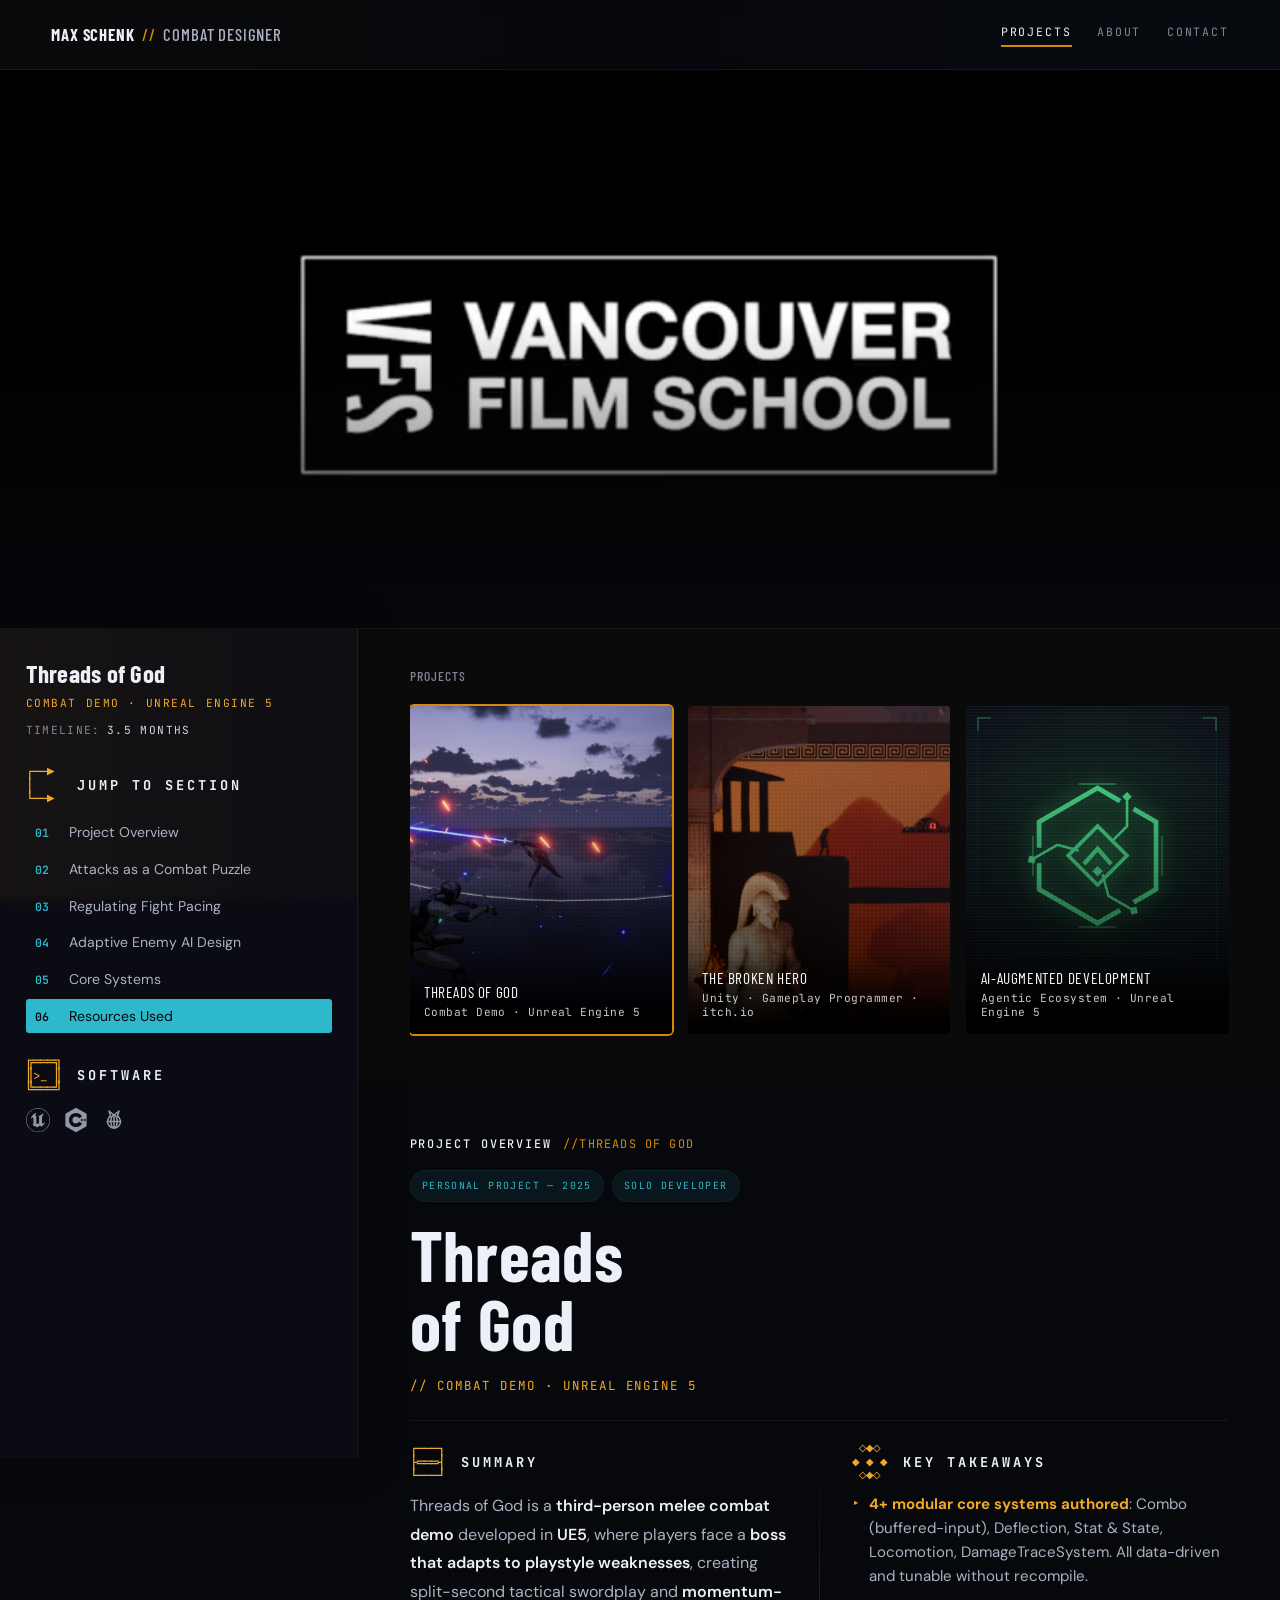
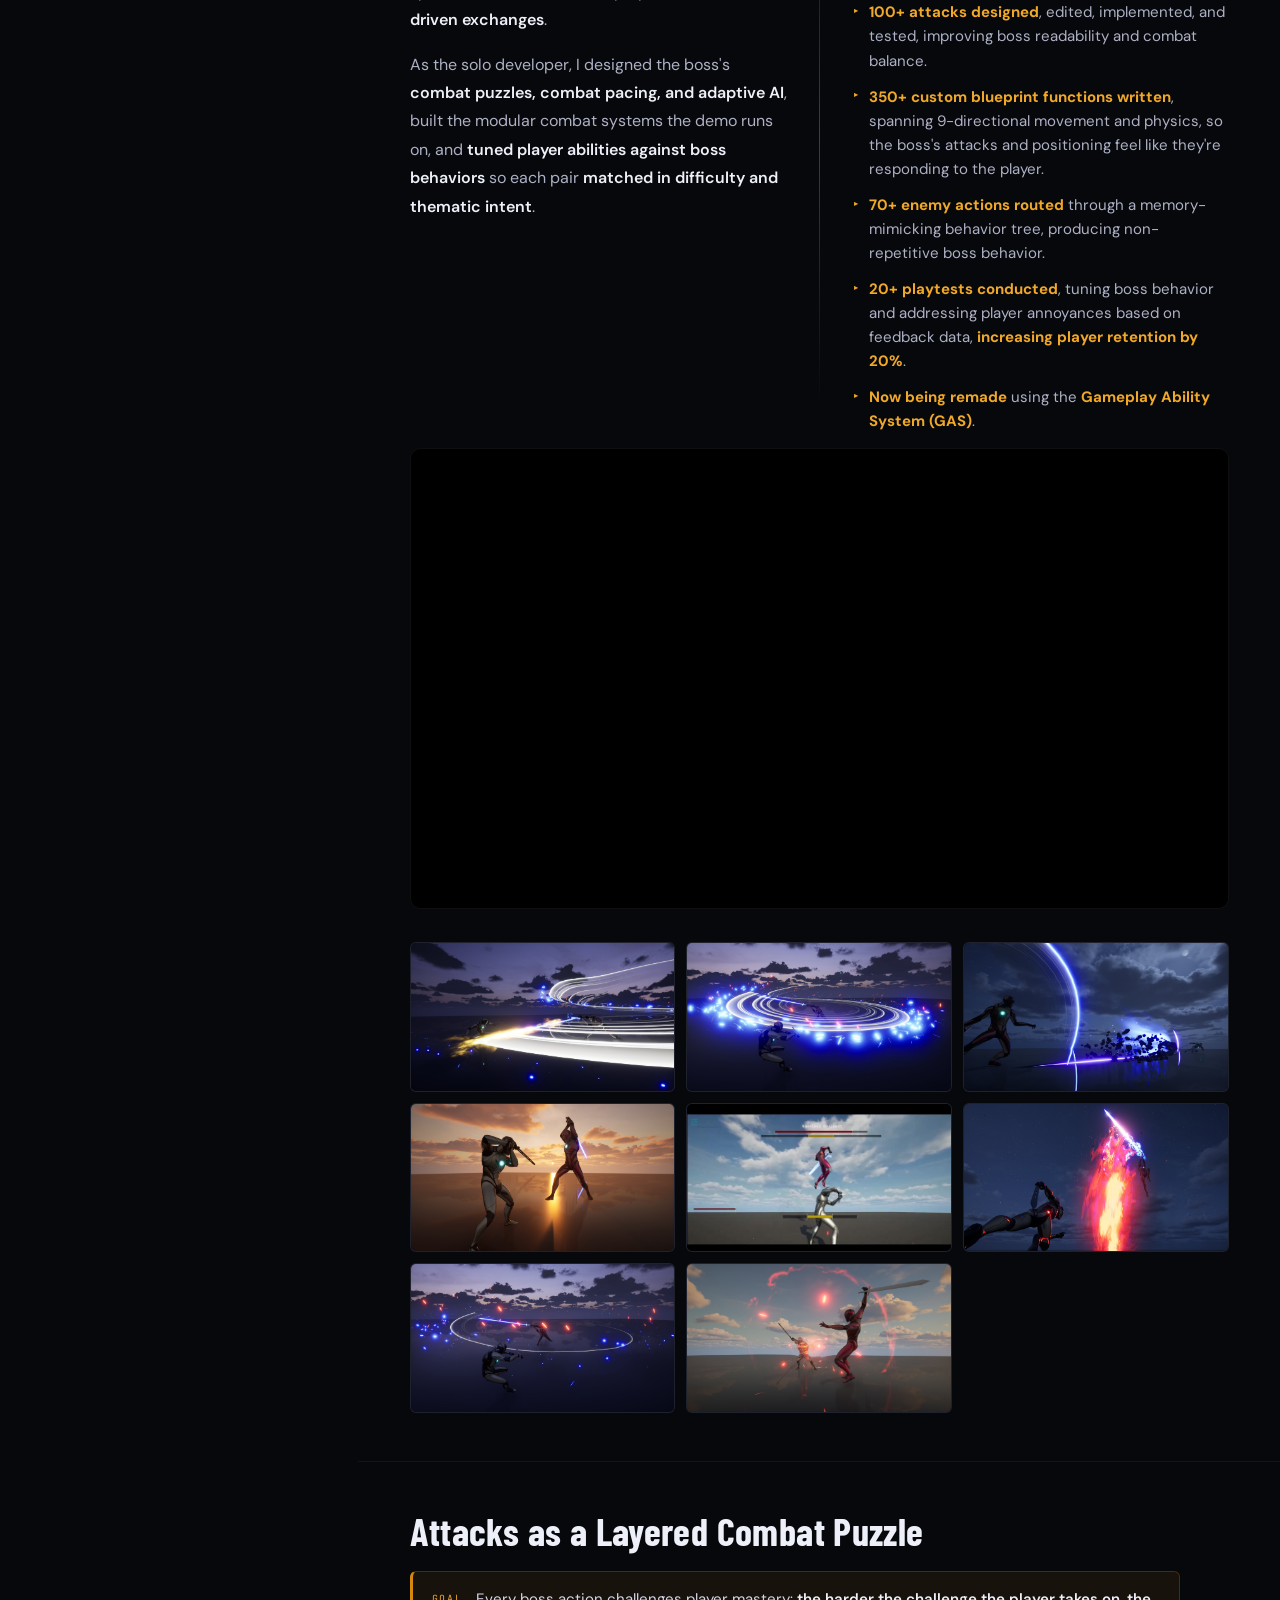
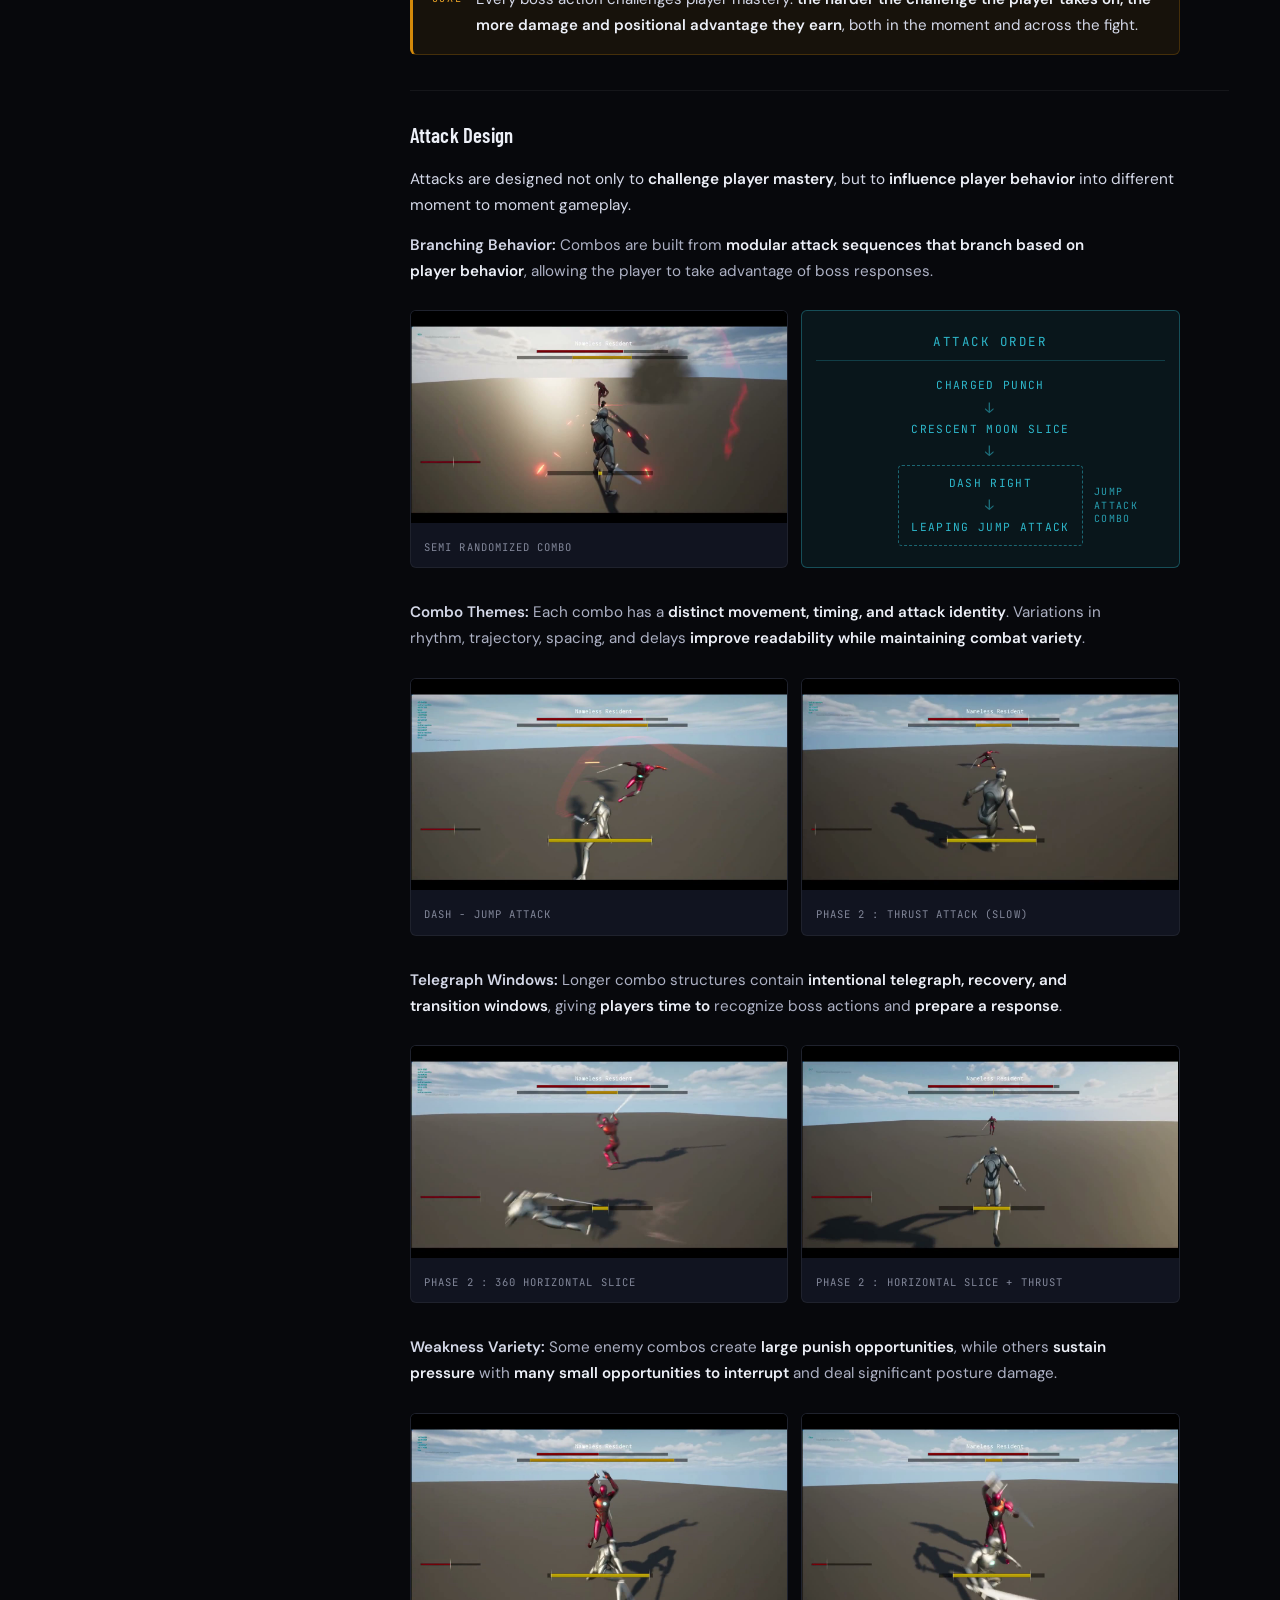
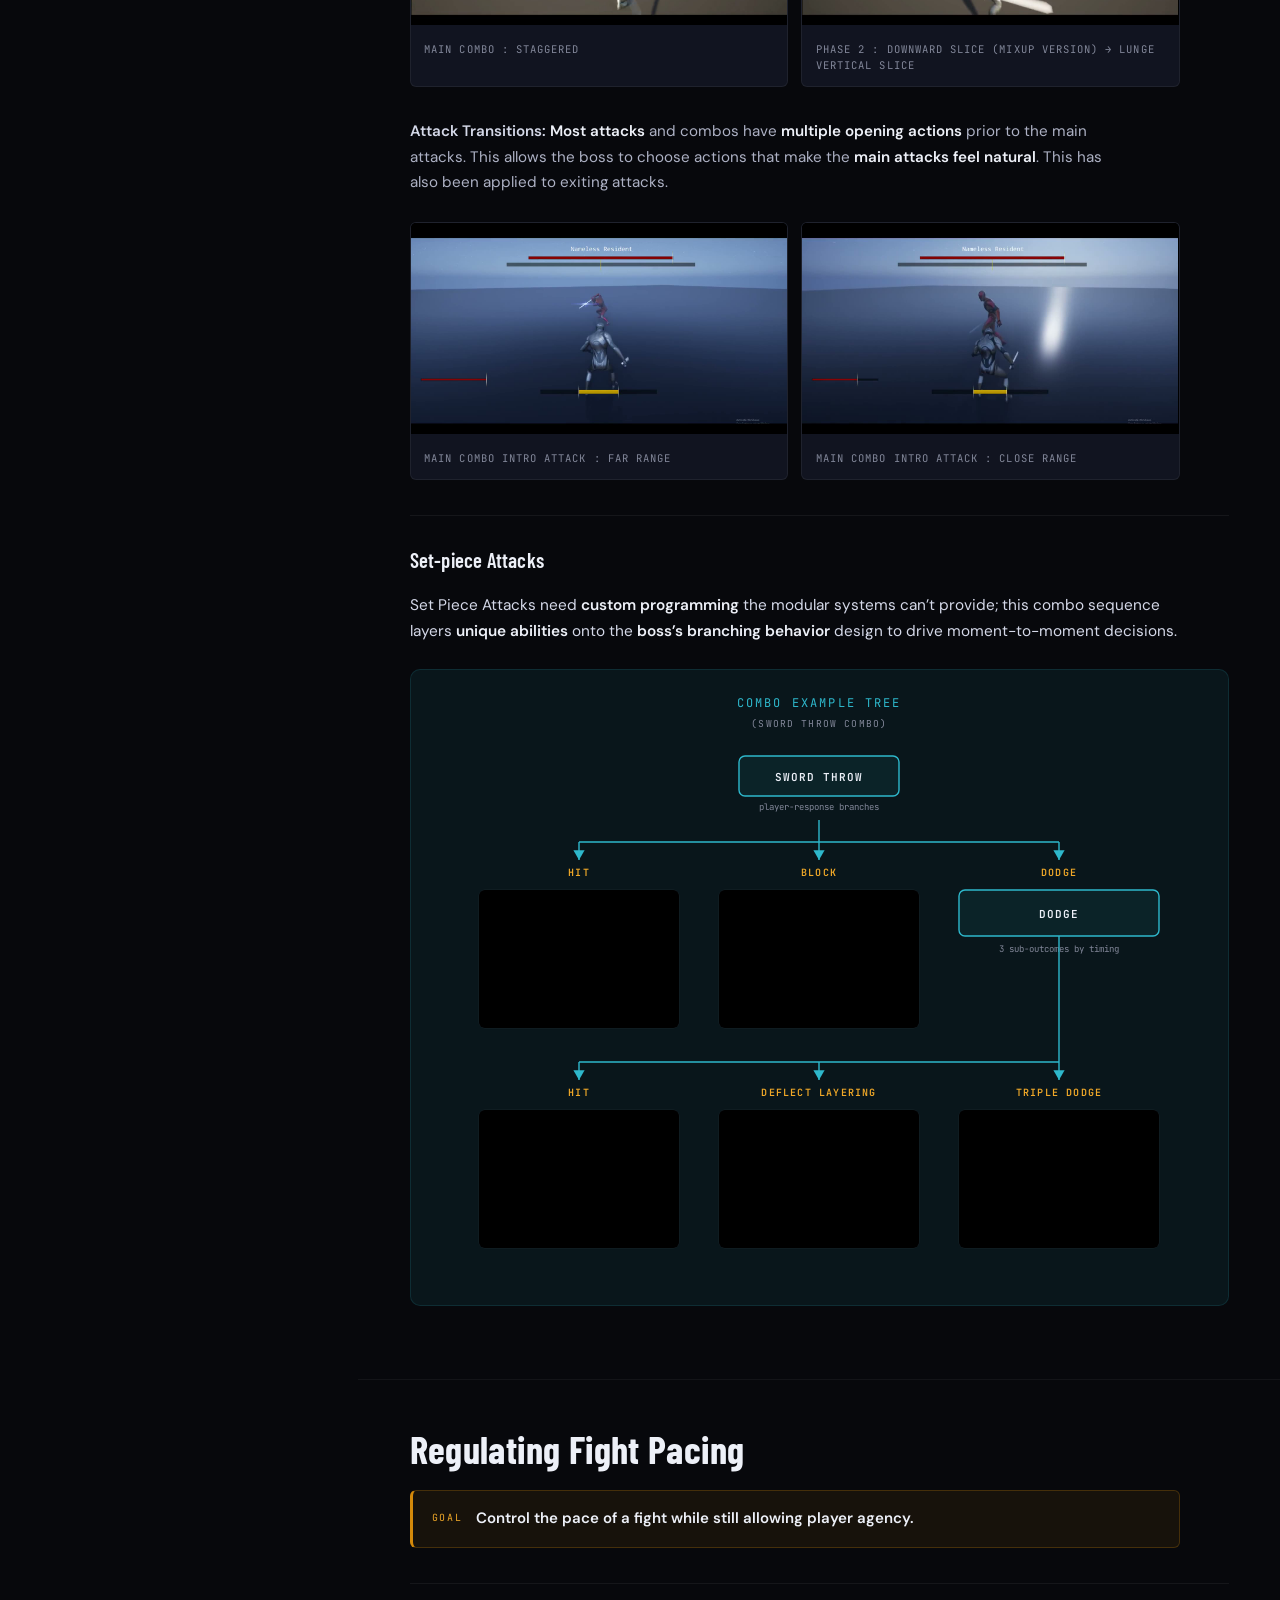
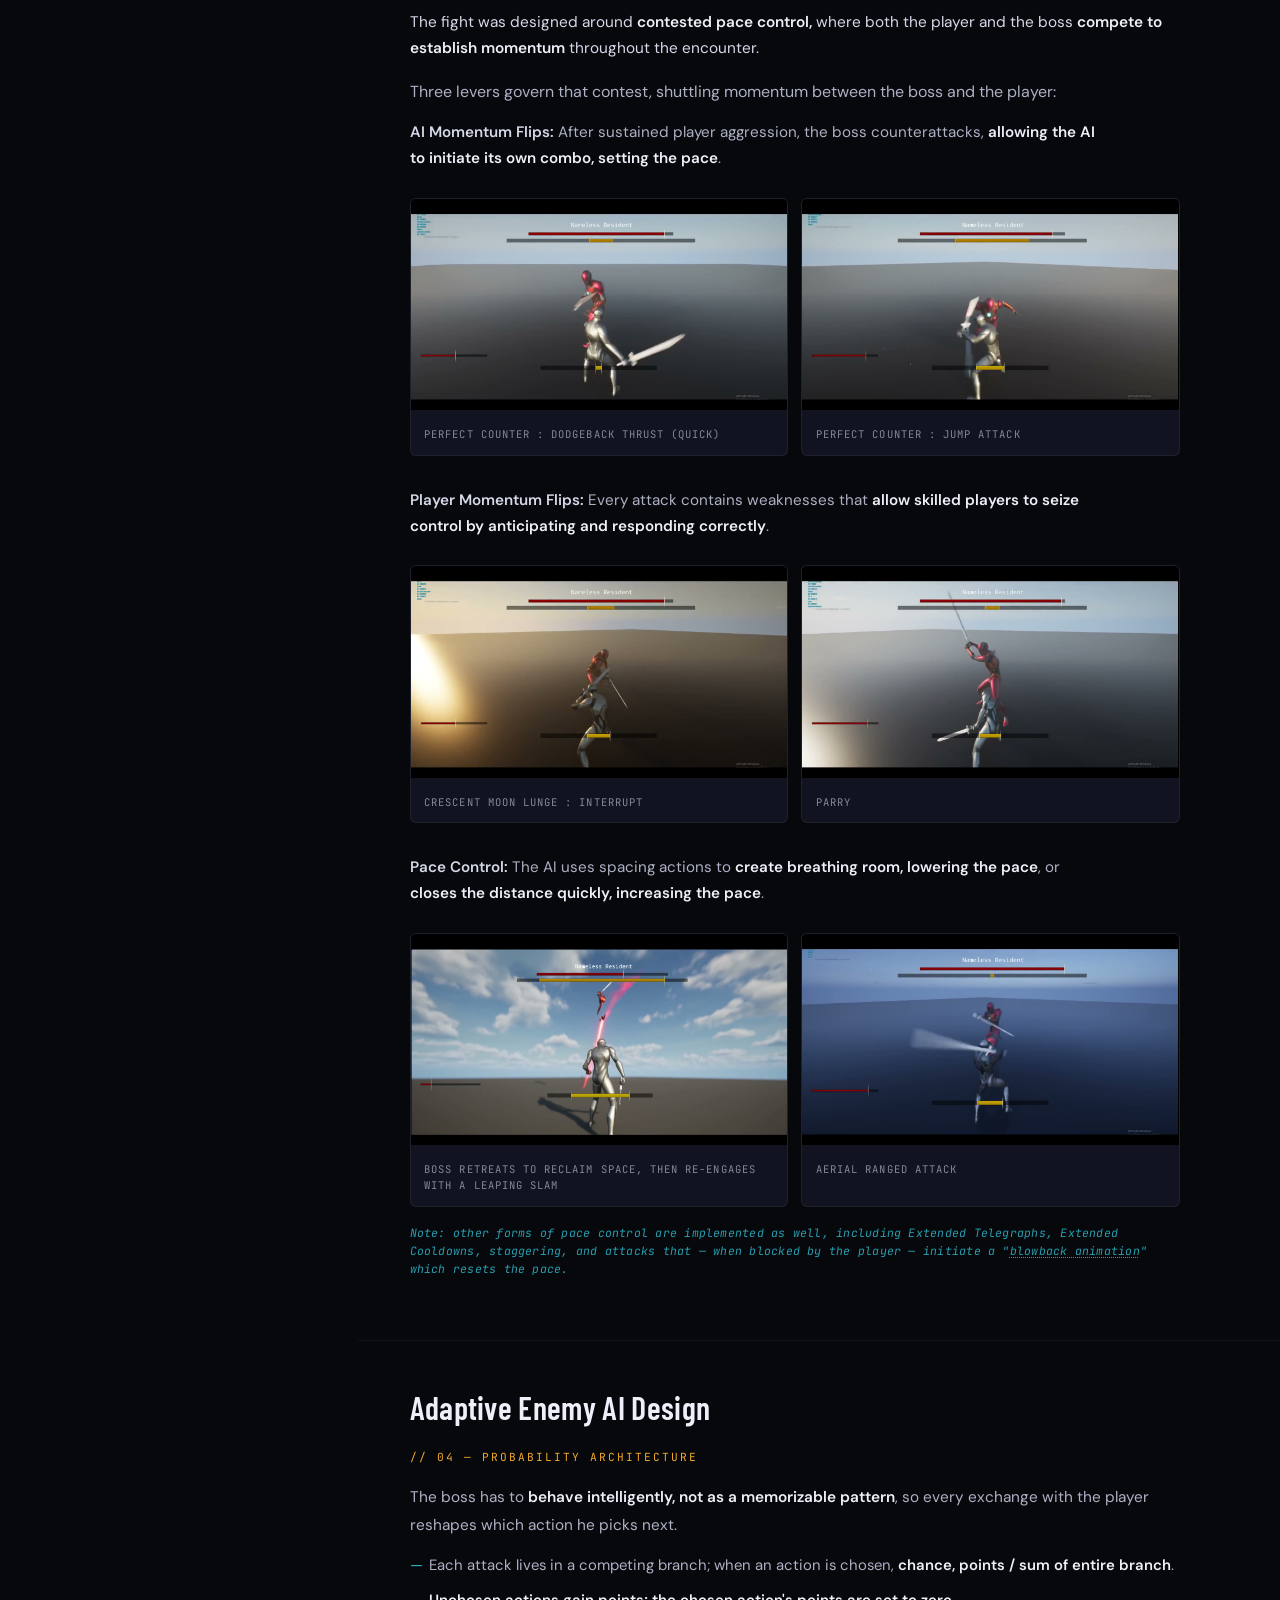
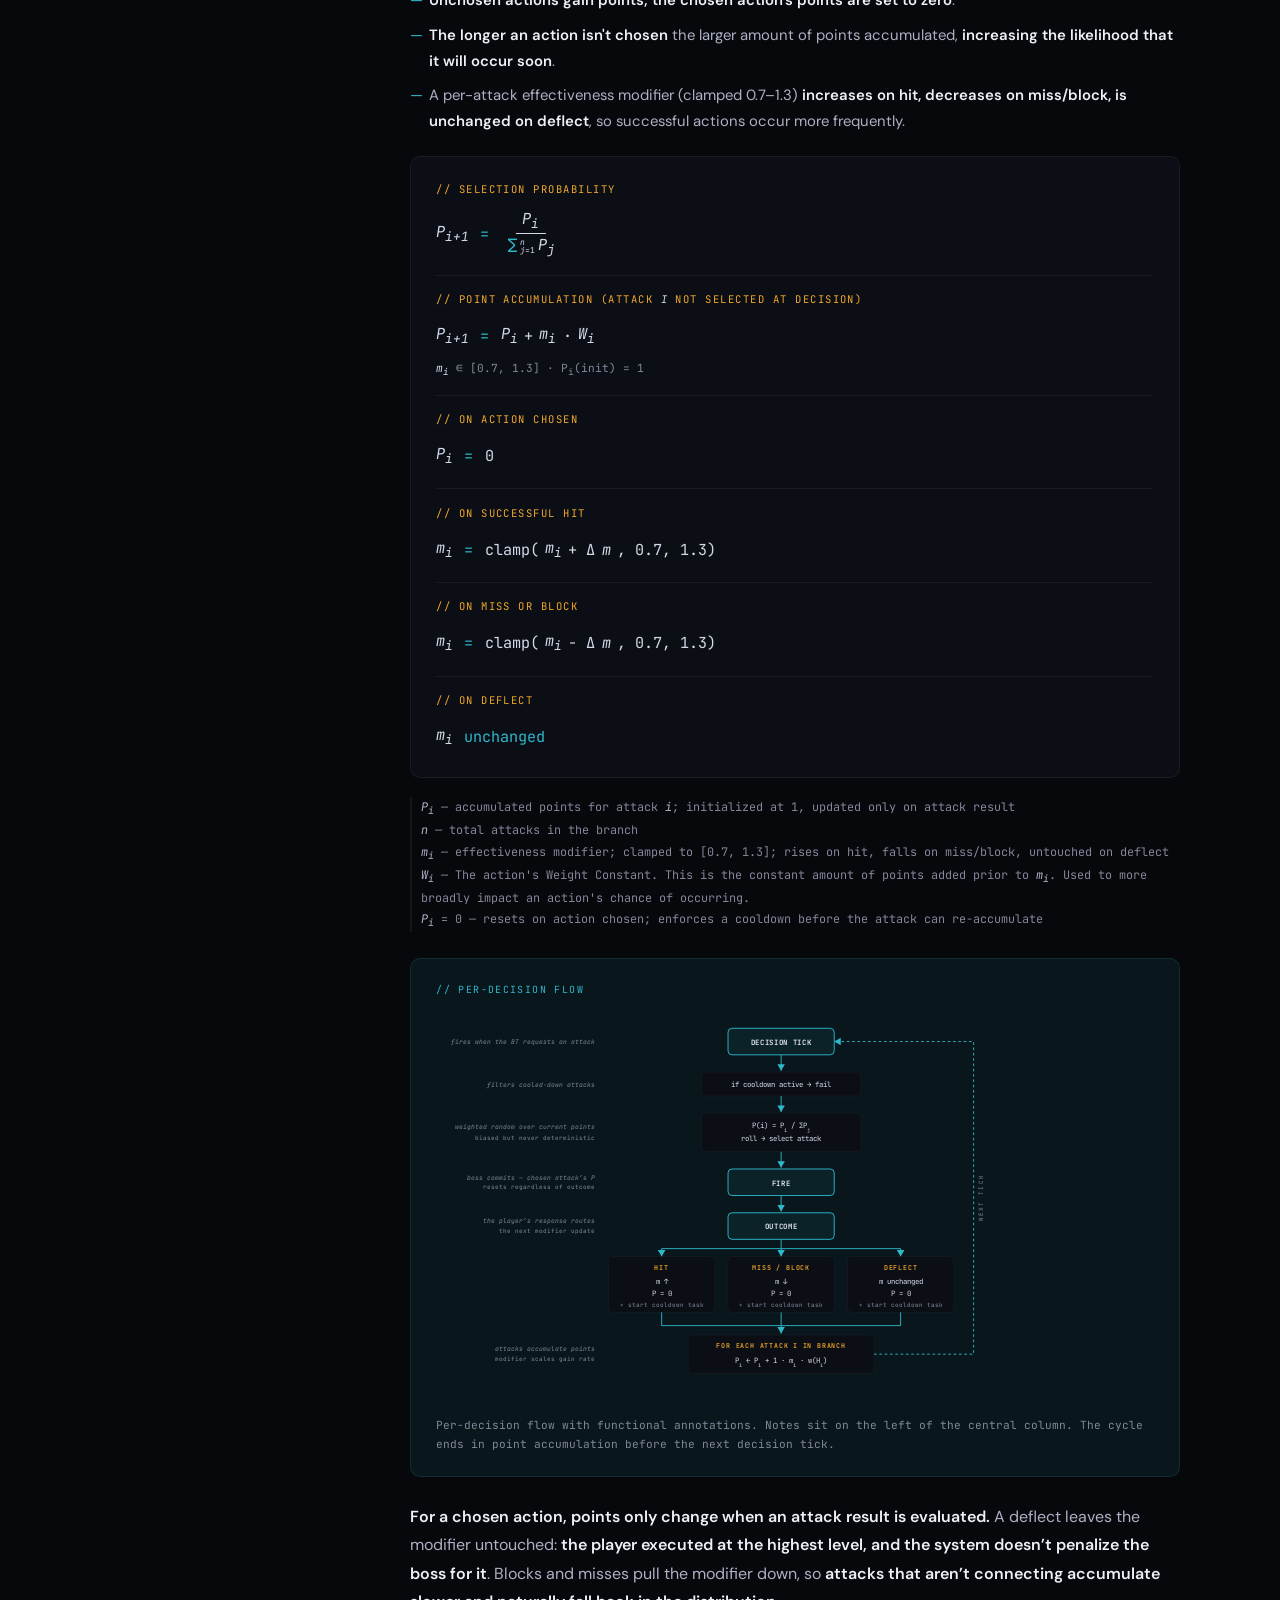
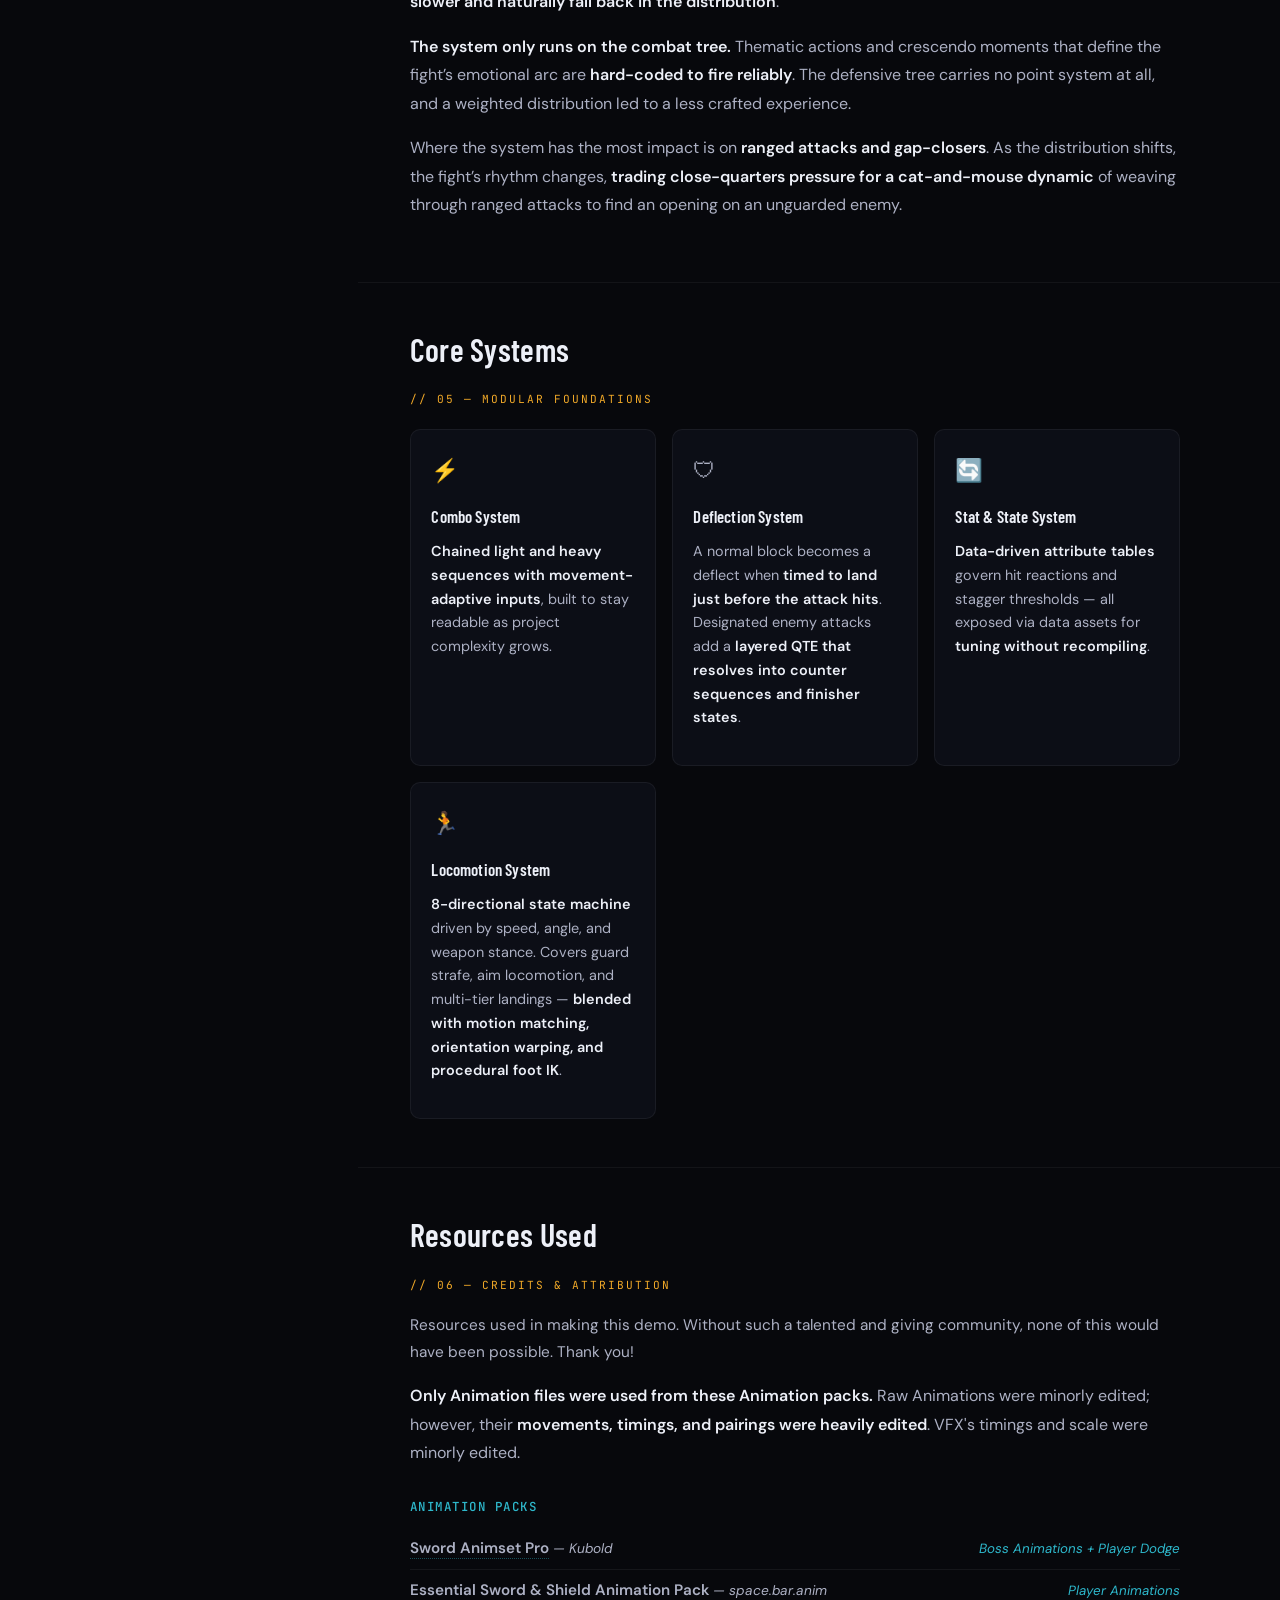
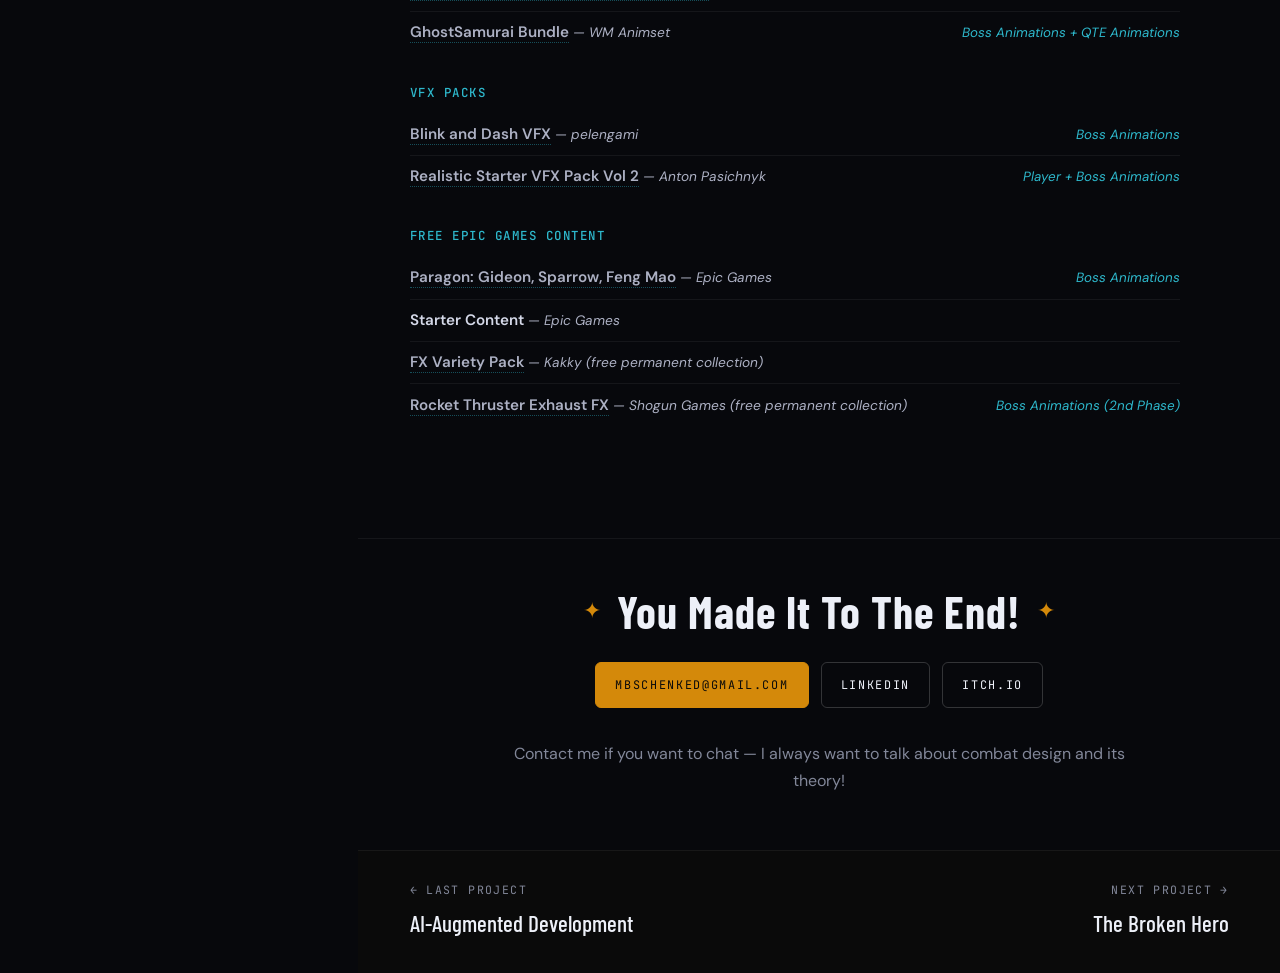
<file: index.html>
<!doctype html>
<html lang="en">
<head>
  <meta charset="utf-8" />
  <meta name="viewport" content="width=device-width, initial-scale=1" />
  <title>Max Schenk · Combat Designer</title>
  <meta name="description" content="Max Schenk — Combat Designer. Portfolio." />

  <!-- Google Fonts: Barlow Condensed (display), DM Sans (body), JetBrains Mono (technical) -->
  <link rel="preconnect" href="https://fonts.googleapis.com">
  <link rel="preconnect" href="https://fonts.gstatic.com" crossorigin>
  <link
    href="https://fonts.googleapis.com/css2?family=Barlow+Condensed:wght@400;500;600;700;800&family=DM+Sans:ital,wght@0,300;0,400;0,500;1,400&family=JetBrains+Mono:wght@400;500;600&display=swap"
    rel="stylesheet"
  />

  <link rel="stylesheet" href="styles.css?v=20261114j" />
</head>
<body>
  <!-- Sticky top header (rendered into by app.js renderShell on init, but the mount point lives here) -->
  <header id="site-header" class="site-header" role="banner">
    <!-- populated by app.js -->
  </header>

  <!-- Full-width hero — lives ABOVE the two-column grid so the sidebar starts at the tiles row -->
  <div id="hero-mount" class="hero-mount">
    <!-- populated by app.js renderHero (or renderBio for #bio route) -->
  </div>

  <!-- Two-column shell -->
  <div id="layout" class="layout">
    <aside id="sidebar" class="sidebar" aria-label="Portfolio navigation">
      <!-- populated by app.js -->
    </aside>

    <main id="content" class="content" role="main">
      <!-- populated by app.js -->
    </main>
  </div>

  <!-- Lightbox mount (Phase 3d will wire) -->
  <div id="lightbox" class="lightbox" hidden></div>

  <!-- Drawer scrim (Phase 3d mobile drawer) — click to dismiss the sidebar at <900px -->
  <div id="drawer-scrim" class="drawer-scrim" hidden></div>

  <!-- Project data files self-register on window.PROJECTS / window.ABOUT before app.js runs -->
  <script src="projects/tog.js?v=20261114j"></script>
  <script src="projects/tbh.js?v=20261114j"></script>
  <script src="projects/ai.js?v=20261114j"></script>
  <!-- AI-Augmented Development band: Games / Dev Tools. A missing file only
       drops its tile; app.js skips any slug that did not register. -->
  <script src="projects/puffjump.js?v=20261114j"></script>
  <script src="projects/tool-jump-trajectory.js?v=20261114j"></script>
  <script src="projects/tool-cam-shake.js?v=20261114j"></script>
  <script src="projects/tool-bullet-vfx.js?v=20261114j"></script>
  <script src="projects/bio.js?v=20261114j"></script>
  <script src="app.js?v=20261114j"></script>
</body>
</html>
</file>
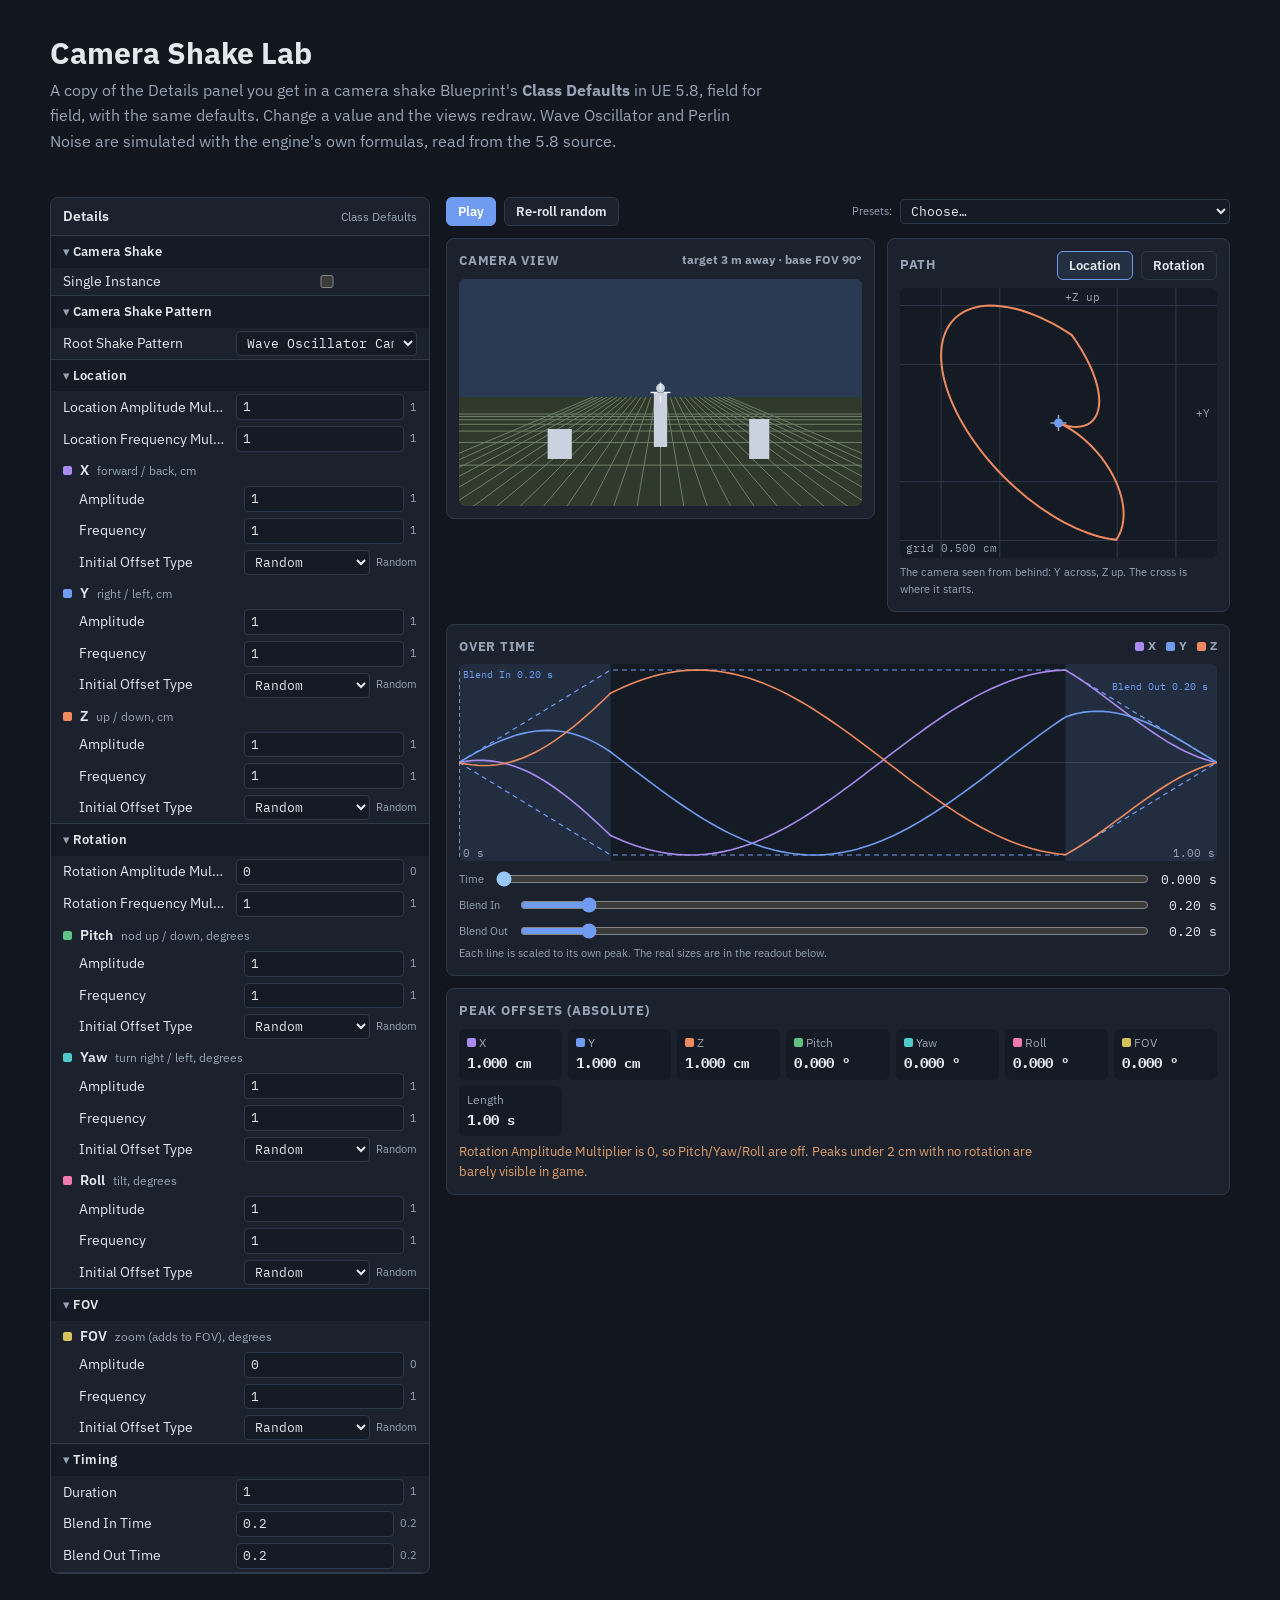
<file: PortfolioPieces/Tools/camera-shake-lab.html>
<!doctype html>
<html lang="en" data-theme="dark">
<meta charset="utf-8">
<meta name="viewport" content="width=device-width,initial-scale=1">
<title>Camera Shake Lab</title>
<link rel="stylesheet" href="https://fonts.googleapis.com/css2?family=IBM+Plex+Sans:wght@400;600;700&family=IBM+Plex+Mono:wght@400;600&display=swap">
<style>
/* Layout: a Details-panel replica on the left, three live views on the right, then a 1:1 field reference. */
:root{
  --bg:#eef1f5; --panel:#ffffff; --panel2:#f6f8fb; --fg:#1b2330; --muted:#5a6678; --line:#d4dae3; --accent:#2f66c9;
  --code:#e6ebf2; --warn:#a4561b;
  --cX:#7b57c9; --cY:#2f66c9; --cZ:#c2562b; --cPitch:#2f8a4e; --cYaw:#1a8a8a; --cRoll:#c23d7a; --cFOV:#8a7a1f;
  --sky:#c9d8ea; --ground:#a9b49a; --sceneLine:#5c6b55; --target:#3a4250;
  --sans:"IBM Plex Sans",system-ui,-apple-system,"Segoe UI",sans-serif;
  --mono:"IBM Plex Mono",ui-monospace,Consolas,monospace;
}
@media (prefers-color-scheme:dark){:root:not([data-theme="light"]){
  --bg:#12171f; --panel:#1b222d; --panel2:#151b24; --fg:#e3e8ef; --muted:#97a3b5; --line:#2d3848; --accent:#6f9cf0;
  --code:#243041; --warn:#e3a06a;
  --cX:#a98bf0; --cY:#6f9cf0; --cZ:#ee8a5e; --cPitch:#5fc283; --cYaw:#4fc9c9; --cRoll:#ee7ab0; --cFOV:#d4c25a;
  --sky:#2a3a52; --ground:#2f3a2c; --sceneLine:#6d7f66; --target:#c9d2de; color-scheme:dark}}
:root[data-theme="dark"]{
  --bg:#12171f; --panel:#1b222d; --panel2:#151b24; --fg:#e3e8ef; --muted:#97a3b5; --line:#2d3848; --accent:#6f9cf0;
  --code:#243041; --warn:#e3a06a;
  --cX:#a98bf0; --cY:#6f9cf0; --cZ:#ee8a5e; --cPitch:#5fc283; --cYaw:#4fc9c9; --cRoll:#ee7ab0; --cFOV:#d4c25a;
  --sky:#2a3a52; --ground:#2f3a2c; --sceneLine:#6d7f66; --target:#c9d2de; color-scheme:dark}
body{background:var(--bg);color:var(--fg);font:15px/1.55 var(--sans)}
.wrap{max-width:1180px;margin:0 auto;padding-block:28px 64px;padding-inline:16px;display:flex;flex-direction:column;gap:34px}
h1{font-size:1.9rem;line-height:1.15;margin:0 0 6px;text-wrap:balance}
h2{font-size:1.25rem;margin:0 0 10px;text-wrap:balance}
h3{font-size:1rem;margin:18px 0 6px}
p{margin:0 0 10px;max-width:72ch}
.lede{color:var(--muted);font-size:1.02rem}
code{font-family:var(--mono);font-size:.86em;background:var(--code);padding:1px 5px;border-radius:4px}
.lab{display:grid;grid-template-columns:minmax(300px,380px) minmax(0,1fr);gap:16px;align-items:start}
.views{position:sticky;top:calc(env(safe-area-inset-top,0px) + 8px)}
@media (max-width:860px){.lab{grid-template-columns:minmax(0,1fr)}.views{position:static;order:-1}.lab .dp{max-height:62vh;overflow-y:auto}}
/* Details panel replica */
.dp{background:var(--panel);border:1px solid var(--line);border-radius:8px;font-size:.85rem;min-width:0;overflow:hidden}
.blend-r{padding-top:0}.blend-r input[type=range]{width:100%;accent-color:var(--accent)}.sr{position:absolute;width:1px;height:1px;overflow:hidden;clip:rect(0 0 0 0)}
.dp-title{padding:8px 12px;font-weight:600;border-bottom:1px solid var(--line);display:flex;justify-content:space-between;gap:8px;align-items:center}
.dp-title span{color:var(--muted);font-weight:400;font-size:.78rem}
.cat{border-bottom:1px solid var(--line)}
.cat>summary{list-style:none;cursor:pointer;padding:6px 12px;background:var(--panel2);font-weight:600;font-size:.8rem;letter-spacing:.02em}
.cat>summary::before{content:"▾ ";color:var(--muted)}
.cat:not([open])>summary::before{content:"▸ "}
.cat>summary::-webkit-details-marker{display:none}
.r{display:grid;grid-template-columns:minmax(0,1fr) minmax(0,1.1fr);gap:8px;align-items:center;padding:3px 12px}
.r.ind{padding-left:28px}
.r label{color:var(--fg);overflow:hidden;text-overflow:ellipsis;white-space:nowrap}
.r .sub{color:var(--muted);font-size:.74rem}
.osc-h{padding:5px 12px 2px;font-weight:600;display:flex;gap:8px;align-items:baseline}
.osc-h i{font-style:normal;color:var(--muted);font-weight:400;font-size:.74rem}
.sw{display:inline-block;width:9px;height:9px;border-radius:2px}
input[type=number],select{font:inherit;font-family:var(--mono);font-size:.8rem;width:100%;padding:2px 6px;background:var(--panel2);color:var(--fg);border:1px solid var(--line);border-radius:4px;min-width:0}
input[type=number].changed{border-color:var(--accent)}
.dp input[type=number]{cursor:ew-resize;touch-action:pan-y;-moz-appearance:textfield;appearance:textfield}
.dp input[type=number]::-webkit-inner-spin-button,.dp input[type=number]::-webkit-outer-spin-button{-webkit-appearance:none;margin:0}
.dp input[type=number]:focus{cursor:text}
.dp input[type=number].scrub{border-color:var(--accent);background:var(--panel)}
body.scrubbing,body.scrubbing *{cursor:ew-resize!important;user-select:none}
.def{font-size:.7rem;color:var(--muted)}
.na{padding:10px 12px;color:var(--muted)}
/* views */
.views{display:flex;flex-direction:column;gap:12px;min-width:0}
.card{background:var(--panel);border:1px solid var(--line);border-radius:8px;padding:12px;min-width:0}
.card h4{margin:0 0 8px;font-size:.8rem;letter-spacing:.06em;text-transform:uppercase;color:var(--muted);display:flex;justify-content:space-between;gap:8px;flex-wrap:wrap;align-items:center}
canvas{width:100%;max-width:100%;display:block;border-radius:6px;background:var(--panel2)}
.two{display:grid;grid-template-columns:minmax(0,1.25fr) minmax(0,1fr);gap:12px;align-items:start}
@media (max-width:640px){.two{grid-template-columns:minmax(0,1fr)}}
.row{display:flex;gap:8px;flex-wrap:wrap;align-items:center}
button{font:600 .8rem var(--sans);padding:5px 11px;border-radius:6px;border:1px solid var(--line);background:var(--panel);color:var(--fg);cursor:pointer}
button.primary{background:var(--accent);border-color:var(--accent);color:#fff}
button[aria-pressed=true]{background:var(--code);border-color:var(--accent)}
button:focus-visible,select:focus-visible,input:focus-visible,summary:focus-visible{outline:2px solid var(--accent);outline-offset:2px}
.scrub{display:flex;gap:10px;align-items:center}.blend-s label{min-width:7ch}.blend-s input{accent-color:var(--accent)}
.scrub input{flex:1;min-width:0}
.scrub output{font-family:var(--mono);font-size:.8rem;font-variant-numeric:tabular-nums;min-width:7ch;text-align:right}
.ro{display:grid;grid-template-columns:repeat(auto-fill,minmax(96px,1fr));gap:6px}
.ro div{background:var(--panel2);border-radius:6px;padding:5px 8px;font-size:.75rem;color:var(--muted)}
.ro b{display:block;font-family:var(--mono);font-size:.9rem;color:var(--fg);font-variant-numeric:tabular-nums}
.msg{font-size:.8rem;color:var(--warn);min-height:1.2em;margin:6px 0 0}
.legend{display:flex;gap:10px;flex-wrap:wrap;font-size:.75rem;color:var(--muted);text-transform:none;letter-spacing:0}
.legend span{display:inline-flex;gap:4px;align-items:center}
/* reference */
.tbl{overflow-x:auto;background:var(--panel);border:1px solid var(--line);border-radius:8px}
table{border-collapse:collapse;width:100%;font-size:.88rem}
th,td{text-align:left;padding:7px 10px;border-bottom:1px solid var(--line);vertical-align:top}
tr:last-child td{border-bottom:0}
th{font-size:.72rem;letter-spacing:.06em;text-transform:uppercase;color:var(--muted);background:var(--panel2)}
td.src{font-family:var(--mono);font-size:.72rem;color:var(--muted);white-space:nowrap}
td.d{font-family:var(--mono);font-size:.82rem;white-space:nowrap}
@media (prefers-reduced-motion:reduce){*{scroll-behavior:auto}}
</style>

<div class="wrap">
<header>
  <h1>Camera Shake Lab</h1>
  <p class="lede">A copy of the Details panel you get in a camera shake Blueprint's <b>Class Defaults</b> in UE 5.8, field for field, with the same defaults. Change a value and the views redraw. Wave Oscillator and Perlin Noise are simulated with the engine's own formulas, read from the 5.8 source.</p>
</header>

<section>
  <div class="lab">
    <div class="dp" id="dp">
      <div class="dp-title">Details <span>Class Defaults</span></div>
      <details class="cat" open><summary>Camera Shake</summary>
        <div class="r"><label for="single">Single Instance</label><input type="checkbox" id="single"></div>
      </details>
      <details class="cat" open><summary>Camera Shake Pattern</summary>
        <div class="r"><label for="pattern">Root Shake Pattern</label>
          <select id="pattern">
            <option value="wave">Wave Oscillator Camera Shake Pattern</option>
            <option value="perlin">Perlin Noise Camera Shake Pattern</option>
            <option value="composite">Composite Camera Shake Pattern</option>
            <option value="sequence">Sequence Camera Shake Pattern</option>
          </select></div>
      </details>
      <div id="patternFields"></div>
    </div>

    <div class="views">
      <div class="row">
        <button class="primary" id="play">Play</button>
        <button id="reroll">Re-roll random</button>
        <span class="def" style="margin-left:auto">Presets:</span>
        <select id="preset" aria-label="Preset" style="width:auto">
          <option value="">Choose…</option>
          <option value="defaults">Engine defaults (new Wave Oscillator)</option>
          <option value="kick">Gun kick (pitch up, one-way)</option>
          <option value="hit">Hit from the left (diagonal)</option>
          <option value="land">Landing thud (one-way down)</option>
          <option value="boom">Explosion (Perlin)</option>
        </select>
      </div>
      <div class="two">
        <div class="card"><h4>Camera view <span class="legend">target 3 m away · base FOV 90°</span></h4>
          <canvas id="cam" aria-label="What the camera sees at the scrub time"></canvas></div>
        <div class="card"><h4><span>Path</span>
          <span class="row"><button id="vLoc" aria-pressed="true">Location</button><button id="vRot" aria-pressed="false">Rotation</button></span></h4>
          <canvas id="path" aria-label="Path of the camera offset"></canvas>
          <p class="def" id="pathCap" style="margin:6px 0 0"></p></div>
      </div>
      <div class="card"><h4><span>Over time</span><span class="legend" id="legend"></span></h4>
        <canvas id="time" aria-label="Every channel over time; click or drag to scrub"></canvas>
        <div class="scrub" style="margin-top:8px"><label for="t" class="def">Time</label><input id="t" type="range" min="0" max="1" step="0.001" value="0"><output id="tOut">0.000 s</output></div>
        <div class="scrub blend-s" style="margin-top:6px"><label for="bi-s" class="def">Blend In</label><input id="bi-s" type="range" min="0" max="2" step="0.01" value="0.2"><output id="biOut">0.20 s</output></div>
        <div class="scrub blend-s" style="margin-top:6px"><label for="bo-s" class="def">Blend Out</label><input id="bo-s" type="range" min="0" max="2" step="0.01" value="0.2"><output id="boOut">0.20 s</output></div>
        <p class="def" style="margin:4px 0 0">Each line is scaled to its own peak. The real sizes are in the readout below.</p>
      </div>
      <div class="card"><h4>Peak offsets (absolute)</h4><div class="ro" id="ro"></div><p class="msg" id="msg"></p></div>
    </div>
  </div>
</section>
</div>

<script>
(function(){
"use strict";
const PERM=[63,9,212,205,31,128,72,59,137,203,195,170,181,115,165,40,116,139,175,225,132,99,222,2,41,15,197,93,169,90,228,43,221,38,206,204,73,17,97,10,96,47,32,138,136,30,219,78,224,13,193,88,134,211,7,112,176,19,106,83,75,217,85,0,98,140,229,80,118,151,117,251,103,242,81,238,172,82,110,4,227,77,243,46,12,189,34,188,200,161,68,76,171,194,57,48,247,233,51,105,5,23,42,50,216,45,239,148,249,84,70,125,108,241,62,66,64,240,173,185,250,49,6,37,26,21,244,60,223,255,16,145,27,109,58,102,142,253,120,149,160,124,156,79,186,135,127,14,121,22,65,54,153,91,213,174,24,252,131,192,190,202,208,35,94,231,56,95,183,163,111,147,25,67,36,92,236,71,166,1,187,100,130,143,237,178,158,104,184,159,177,52,214,230,119,87,114,201,179,198,3,248,182,39,11,152,196,113,20,232,69,141,207,234,53,86,180,226,74,150,218,29,133,8,44,123,28,146,89,101,154,220,126,155,122,210,168,254,162,129,33,18,209,61,191,199,157,245,55,164,167,215,246,144,107,235];
const $=id=>document.getElementById(id);
const css=n=>getComputedStyle(document.documentElement).getPropertyValue(n).trim();
const DT=1/120, INF_SHOW=4;

// UE 5.8 FMath::PerlinNoise1D (UnrealMath.cpp:3611) with its Grad1 and SmoothCurve.
const G1=[-8/8,-7/8,-6/8,-5/8,-4/8,-3/8,-2/8,-1/8,1/8,2/8,3/8,4/8,5/8,6/8,7/8,8/8];
function perlin1D(x){const fl=Math.floor(x),xi=fl&255;x-=fl;const xm1=x-1;
  const A=PERM[xi],B=PERM[(xi+1)&255];const u=x*x*x*(x*(x*6-15)+10);
  const ga=G1[A&15]*x,gb=G1[B&15]*xm1;return 2*(ga+(gb-ga)*u);}

const CH=[
  {k:"X",grp:"loc",hint:"forward / back",unit:"cm"},{k:"Y",grp:"loc",hint:"right / left",unit:"cm"},{k:"Z",grp:"loc",hint:"up / down",unit:"cm"},
  {k:"Pitch",grp:"rot",hint:"nod up / down",unit:"°"},{k:"Yaw",grp:"rot",hint:"turn right / left",unit:"°"},{k:"Roll",grp:"rot",hint:"tilt",unit:"°"},
  {k:"FOV",grp:"fov",hint:"zoom (adds to FOV)",unit:"°"}];

function engineDefaults(){
  const osc={};CH.forEach(c=>osc[c.k]={a:c.k==="FOV"?0:1,f:1,o:"Random"});
  return {pattern:"wave",single:false,locAm:1,locFm:1,rotAm:0,rotFm:1,osc,dur:1,bi:0.2,bo:0.2};
}
const DEF=engineDefaults();
let S=engineDefaults();
let seeds={}; let view="loc"; let tCur=0; let anim=null; let sim=null;

function rollSeeds(){CH.forEach(c=>{seeds[c.k]={wave:Math.random()*Math.PI*2,perlin:Math.floor(Math.random()*255)}})}

// ---- Details panel build ----
function numRow(id,label,val,def,step,indent){
  return `<div class="r${indent?" ind":""}"><label for="${id}">${label}</label><span class="row" style="gap:6px;flex-wrap:nowrap"><input type="number" id="${id}" step="${step}" value="${val}"><span class="def" title="Engine default">${def}</span></span></div>`;}
// Blend times also get a slider; it and the number box stay in sync (ids "bi"/"bi-s").
function blendRow(id,label,val,def){
  return numRow(id,label,val,def,0.05)+`<div class="r ind blend-r"><label for="${id}-s" class="sr">${label} slider</label><input type="range" id="${id}-s" min="0" max="2" step="0.01" value="${val}" aria-label="${label}"></div>`;}
function oscBlock(c,isWave){
  const o=S.osc[c.k],d=DEF.osc[c.k];
  let h=`<div class="osc-h"><span class="sw" style="background:var(--c${c.k})"></span>${c.k}<i>${c.hint}, ${c.unit==="cm"?"cm":"degrees"}</i></div>`;
  h+=numRow(`a-${c.k}`,"Amplitude",o.a,d.a,0.1,true);
  h+=numRow(`f-${c.k}`,"Frequency",o.f,d.f,0.1,true);
  if(isWave)h+=`<div class="r ind"><label for="o-${c.k}">Initial Offset Type</label><span class="row" style="gap:6px;flex-wrap:nowrap"><select id="o-${c.k}"><option${o.o==="Random"?" selected":""}>Random</option><option${o.o==="Zero"?" selected":""}>Zero</option></select><span class="def">Random</span></span></div>`;
  return h;}
function buildFields(){
  const p=S.pattern,box=$("patternFields");
  if(p==="composite"){box.innerHTML=`<details class="cat" open><summary>Camera Shake</summary><div class="r"><label>Child Patterns</label><span class="def">0 Array elements ⊕</span></div><p class="na">Each child is a full pattern of its own. The lab can't preview a Composite: build each child here as Wave or Perlin first, then add them together in the editor.</p></details>`;return;}
  if(p==="sequence"){box.innerHTML=`<details class="cat" open><summary>Camera Shake</summary>
    <div class="r"><label>Sequence</label><span class="def">None (Camera Animation Sequence)</span></div>
    <div class="r"><label>Play Rate</label><span class="def">min 0.001</span></div>
    <div class="r"><label>Scale</label><span class="def">min 0</span></div>
    <div class="r"><label>Blend In Time</label><span class="def">min 0</span></div>
    <div class="r"><label>Blend Out Time</label><span class="def">min 0</span></div>
    <div class="r"><label>Random Segment</label><span class="def">checkbox</span></div>
    <div class="r"><label>Random Segment Duration</label><span class="def">needs Random Segment</span></div>
    <p class="na">The motion comes from a camera animation you key in Sequencer, so there's nothing to simulate here.</p></details>`;return;}
  const w=p==="wave";
  let h=`<details class="cat" open><summary>Location</summary>`+numRow("locAm","Location Amplitude Multiplier",S.locAm,1,0.1)+numRow("locFm","Location Frequency Multiplier",S.locFm,1,0.1);
  CH.filter(c=>c.grp==="loc").forEach(c=>h+=oscBlock(c,w));h+=`</details>`;
  h+=`<details class="cat" open><summary>Rotation</summary>`+numRow("rotAm","Rotation Amplitude Multiplier",S.rotAm,0,0.1)+numRow("rotFm","Rotation Frequency Multiplier",S.rotFm,1,0.1);
  CH.filter(c=>c.grp==="rot").forEach(c=>h+=oscBlock(c,w));h+=`</details>`;
  h+=`<details class="cat" open><summary>FOV</summary>`+oscBlock(CH[6],w)+`</details>`;
  h+=`<details class="cat" open><summary>Timing</summary>`+numRow("dur","Duration",S.dur,1,0.05)+numRow("bi","Blend In Time",S.bi,0.2,0.05)+numRow("bo","Blend Out Time",S.bo,0.2,0.05)+`</details>`;
  box.innerHTML=h;
  box.querySelectorAll("input,select").forEach(el=>{el.addEventListener("input",onField);el.addEventListener("change",onField)});
  markChanged();
}
function num(v){const n=parseFloat(v);return isFinite(n)?n:0}
function onField(e){
  let id=e.target.id;const v=e.target.value;
  if(id==="bi-s"||id==="bo-s"){id=id.slice(0,2);const box=$(id);if(box)box.value=v;}
  else if(id==="bi"||id==="bo"){const sl=$(id+"-s");if(sl)sl.value=v;}
  if(["locAm","locFm","rotAm","rotFm","dur","bi","bo"].includes(id))S[id]=num(v);
  else{const [kind,k]=id.split("-");if(kind==="a")S.osc[k].a=num(v);if(kind==="f")S.osc[k].f=num(v);if(kind==="o")S.osc[k].o=v;}
  markChanged();recompute(false);
}
function markChanged(){
  const pairs={locAm:DEF.locAm,locFm:DEF.locFm,rotAm:DEF.rotAm,rotFm:DEF.rotFm,dur:DEF.dur,bi:DEF.bi,bo:DEF.bo};
  for(const k in pairs){const el=$(k);if(el)el.classList.toggle("changed",num(el.value)!==pairs[k]);}
  CH.forEach(c=>{["a","f"].forEach(f=>{const el=$(f+"-"+c.k);if(el)el.classList.toggle("changed",num(el.value)!==DEF.osc[c.k][f])})});
}

// ---- Simulation (engine order: advance offset, evaluate, then blend weight) ----
function simulate(){
  if(S.pattern!=="wave"&&S.pattern!=="perlin")return null;
  const wave=S.pattern==="wave",infinite=S.dur<=0,end=infinite?INF_SHOW:S.dur;
  const off={},out={t:[]};CH.forEach(c=>{out[c.k]=[];
    off[c.k]=wave?(S.osc[c.k].o==="Random"?seeds[c.k].wave:0):seeds[c.k].perlin;});
  // t = 0 sample: the camera before the first update.
  out.t.push(0);CH.forEach(c=>out[c.k].push(0));
  let el=0;
  for(let i=1;i<=Math.ceil(end/DT)+1;i++){
    el+=DT;
    if(!infinite&&el>=S.dur){out.t.push(Math.min(el,end));CH.forEach(c=>out[c.k].push(0));break;}
    if(infinite&&el>end)break;
    let w=1;if(S.bi>0&&el<S.bi)w*=el/S.bi;
    if(!infinite&&S.bo>0){const rem=S.dur-el;if(rem<S.bo)w*=1-(S.bo-rem)/S.bo;}
    out.t.push(el);
    CH.forEach(c=>{
      const o=S.osc[c.k];
      const am=c.grp==="loc"?S.locAm:c.grp==="rot"?S.rotAm:1, fm=c.grp==="loc"?S.locFm:c.grp==="rot"?S.rotFm:1;
      const A=o.a*am;let v=0;
      if(A!==0){off[c.k]+=DT*o.f*fm*(wave?2*Math.PI:1);v=A*(wave?Math.sin(off[c.k]):perlin1D(off[c.k]));}
      out[c.k].push(v*w);});
  }
  out.end=end;out.infinite=infinite;
  out.peak={};CH.forEach(c=>out.peak[c.k]=out[c.k].reduce((m,v)=>Math.max(m,Math.abs(v)),0));
  return out;
}
function at(t){ // interpolated sample
  if(!sim)return null;const T=sim.t;let i=Math.min(T.length-1,Math.max(0,Math.floor(t/DT)));
  while(i<T.length-1&&T[i+1]<=t)i++;const j=Math.min(T.length-1,i+1);const span=T[j]-T[i]||1;const u=Math.min(1,Math.max(0,(t-T[i])/span));
  const s={};CH.forEach(c=>s[c.k]=sim[c.k][i]+(sim[c.k][j]-sim[c.k][i])*u);return s;}

// ---- Drawing ----
function fit(c,ratio){const d=window.devicePixelRatio||1,w=c.getBoundingClientRect().width||300;c.width=Math.round(w*d);c.height=Math.round(w*ratio*d);return d}
function niceStep(ext){const raw=ext/3,p=Math.pow(10,Math.floor(Math.log10(raw||1)));for(const m of [1,2,5,10])if(m*p>=raw)return m*p;return 10*p}
function fmt(v){const a=Math.abs(v);return a>=100?v.toFixed(0):a>=10?v.toFixed(1):a>=1?v.toFixed(2):v.toFixed(3)}

function drawPath(){
  const c=$("path"),d=fit(c,0.85),g=c.getContext("2d"),W=c.width,H=c.height;g.clearRect(0,0,W,H);
  const line=css("--line"),mut=css("--muted");
  const hk=view==="loc"?"Y":"Yaw",vk=view==="loc"?"Z":"Pitch",unit=view==="loc"?"cm":"°";
  $("pathCap").textContent=view==="loc"?"The camera seen from behind: Y across, Z up. The cross is where it starts.":"Where the camera points: Yaw across, Pitch up. The cross is where it starts.";
  if(!sim){g.fillStyle=mut;g.font=`${12*d}px IBM Plex Sans,sans-serif`;g.fillText("No preview for this pattern.",12*d,24*d);return}
  const ext=Math.max(sim.peak[hk],sim.peak[vk],1e-6)*1.15,s=Math.min(W,H)/2/ext,step=niceStep(ext);
  g.strokeStyle=line;g.lineWidth=d;g.beginPath();
  for(let v=step;v<ext*1.6;v+=step){[v,-v].forEach(q=>{g.moveTo(W/2+q*s,0);g.lineTo(W/2+q*s,H);g.moveTo(0,H/2-q*s);g.lineTo(W,H/2-q*s)})}
  g.stroke();g.lineWidth=1.5*d;g.beginPath();g.moveTo(W/2-8*d,H/2);g.lineTo(W/2+8*d,H/2);g.moveTo(W/2,H/2-8*d);g.lineTo(W/2,H/2+8*d);g.strokeStyle=mut;g.stroke();
  g.fillStyle=mut;g.font=`${10.5*d}px IBM Plex Mono,monospace`;
  g.fillText(`+${vk} up`,W/2+6*d,13*d);g.fillText(`+${hk}`,W-(hk.length*7+14)*d,H/2-6*d);g.fillText(`grid ${fmt(step)} ${unit}`,6*d,H-6*d);
  g.strokeStyle=css(`--c${vk}`);g.lineWidth=2*d;g.beginPath();
  sim.t.forEach((_,i)=>{const x=W/2+sim[hk][i]*s,y=H/2-sim[vk][i]*s;i?g.lineTo(x,y):g.moveTo(x,y)});g.stroke();
  const p=at(tCur);g.fillStyle=css("--accent");g.beginPath();g.arc(W/2+p[hk]*s,H/2-p[vk]*s,4.5*d,0,7);g.fill();
}

function syncBlendSliders(){[["bi","biOut"],["bo","boOut"]].forEach(([k,o])=>{const sl=$(k+"-s");if(sl&&document.activeElement!==sl)sl.value=S[k];const out=$(o);if(out)out.textContent=(+S[k]).toFixed(2)+" s";});}
function drawTime(){syncBlendSliders();
  const c=$("time"),d=fit(c,0.26),g=c.getContext("2d"),W=c.width,H=c.height;g.clearRect(0,0,W,H);
  const line=css("--line"),mut=css("--muted");
  g.strokeStyle=line;g.lineWidth=d;g.beginPath();g.moveTo(0,H/2);g.lineTo(W,H/2);g.stroke();
  const leg=[];
  if(sim){
    // blend zones (shaded, labeled) + blend weight envelope (dashed)
    const ac=css("--accent"),tx=t=>t/sim.end*W,top=6*d,amp=H/2-6*d;
    g.save();g.globalAlpha=0.14;g.fillStyle=ac;
    const biEnd=Math.min(S.bi,sim.end);if(S.bi>0)g.fillRect(0,0,tx(biEnd),H);
    const boStart=sim.infinite?null:Math.max(0,S.dur-S.bo);if(boStart!==null&&S.bo>0)g.fillRect(tx(boStart),0,W-tx(boStart),H);
    g.restore();
    g.fillStyle=ac;g.font=`${10*d}px IBM Plex Mono,monospace`;
    if(S.bi>0)g.fillText(`Blend In ${S.bi.toFixed(2)} s`,4*d,top+8*d);
    if(boStart!==null&&S.bo>0){const lb=`Blend Out ${S.bo.toFixed(2)} s`;g.fillText(lb,Math.max(tx(boStart)+4*d,W-(lb.length*6.2+6)*d),top+20*d);}
    const wAt=t=>{let w=1;if(S.bi>0&&t<S.bi)w*=t/S.bi;if(!sim.infinite&&S.bo>0){const r=S.dur-t;if(r<S.bo)w*=Math.max(0,1-(S.bo-r)/S.bo);}return Math.max(0,w)};
    g.strokeStyle=ac;g.lineWidth=1.2*d;g.setLineDash([5*d,4*d]);
    [1,-1].forEach(sg=>{g.beginPath();for(let i=0;i<=120;i++){const t=sim.end*i/120,x=tx(t),y=H/2-sg*wAt(t)*amp;i?g.lineTo(x,y):g.moveTo(x,y)}g.stroke();});
    g.setLineDash([]);
    CH.forEach(ch=>{const pk=sim.peak[ch.k];if(pk<1e-9)return;leg.push(ch.k);
      g.strokeStyle=css(`--c${ch.k}`);g.lineWidth=1.6*d;g.beginPath();
      sim.t.forEach((t,i)=>{const x=t/sim.end*W,y=H/2-(sim[ch.k][i]/pk)*(H/2-6*d);i?g.lineTo(x,y):g.moveTo(x,y)});g.stroke();});
    const x=tCur/sim.end*W;g.strokeStyle=css("--fg");g.lineWidth=d;g.setLineDash([4*d,3*d]);g.beginPath();g.moveTo(x,0);g.lineTo(x,H);g.stroke();g.setLineDash([]);
    g.fillStyle=mut;g.font=`${10.5*d}px IBM Plex Mono,monospace`;g.fillText("0 s",4*d,H-4*d);const lab=sim.end.toFixed(2)+" s"+(sim.infinite?" (∞)":"");g.fillText(lab,W-(lab.length*6.6+4)*d,H-4*d);
  }
  $("legend").innerHTML=leg.length?leg.map(k=>`<span><span class="sw" style="background:var(--c${k})"></span>${k}</span>`).join(""):"no moving channels";
}

function drawCam(){
  const c=$("cam"),d=fit(c,0.5625),g=c.getContext("2d"),W=c.width,H=c.height;
  const s=at(tCur)||{X:0,Y:0,Z:0,Pitch:0,Yaw:0,Roll:0,FOV:0};
  const f=(W/2)/Math.tan(Math.PI/4),D=300,ppd=f*Math.PI/180;
  const fovNow=Math.min(170,Math.max(5,90+s.FOV)),zoom=Math.tan(Math.PI/4)/Math.tan(fovNow*Math.PI/360)*(D/Math.max(50,D-s.X));
  g.save();g.fillStyle=css("--sky");g.fillRect(0,0,W,H);
  g.translate(W/2,H/2);g.rotate(-s.Roll*Math.PI/180);g.scale(zoom,zoom);
  g.translate(-s.Yaw*ppd-(s.Y/D)*f, s.Pitch*ppd+(s.Z/D)*f);
  const R=Math.max(W,H)*2,hz=0.02*H;
  g.fillStyle=css("--sky");g.fillRect(-R,-R,2*R,R+hz);
  g.fillStyle=css("--ground");g.fillRect(-R,hz,2*R,R);
  g.strokeStyle=css("--sceneLine");g.lineWidth=d;g.beginPath();
  for(let i=-14;i<=14;i++){g.moveTo(i*W*0.012,hz);g.lineTo(i*W*0.35,R)}
  for(let k=1;k<9;k++){const y=hz+H*0.6/k;g.moveTo(-R,y);g.lineTo(R,y)}
  g.stroke();
  // target: a figure 180 cm tall at 3 m, feet on the ground plane
  const cm=f/D,feet=hz+H*0.6/2.2,tall=180*cm*0.55;
  g.fillStyle=css("--target");
  g.fillRect(-18*cm*0.55,feet-tall,36*cm*0.55,tall*0.82);
  g.beginPath();g.arc(0,feet-tall-12*cm*0.55,12*cm*0.55,0,7);g.fill();
  g.fillRect(-W*0.28,feet-tall*0.45,W*0.06,tall*0.45);g.fillRect(W*0.22,feet-tall*0.6,W*0.05,tall*0.6);
  g.restore();
  // fixed crosshair
  g.strokeStyle="rgba(255,255,255,.9)";g.lineWidth=1.5*d;g.beginPath();
  g.moveTo(W/2-10*d,H/2);g.lineTo(W/2-3*d,H/2);g.moveTo(W/2+3*d,H/2);g.lineTo(W/2+10*d,H/2);
  g.moveTo(W/2,H/2-10*d);g.lineTo(W/2,H/2-3*d);g.moveTo(W/2,H/2+3*d);g.lineTo(W/2,H/2+10*d);g.stroke();
}

function readout(){
  const ro=$("ro"),msg=$("msg");
  if(!sim){ro.innerHTML="";msg.textContent=S.pattern==="composite"?"Composite: preview each child as Wave or Perlin.":"Sequence: motion comes from the camera animation asset.";return}
  ro.innerHTML=CH.map(c=>`<div><span class="sw" style="background:var(--c${c.k})"></span> ${c.k}<b>${fmt(sim.peak[c.k])} ${c.unit}</b></div>`).join("")+`<div>Length<b>${sim.infinite?"∞":sim.end.toFixed(2)+" s"}</b></div>`;
  const notes=[];
  if(S.rotAm===0&&CH.some(c=>c.grp==="rot"&&S.osc[c.k].a!==0))notes.push("Rotation Amplitude Multiplier is 0, so Pitch/Yaw/Roll are off.");
  if(sim.infinite)notes.push("Duration ≤ 0 is infinite; showing the first 4 s.");
  if(!sim.infinite&&S.bi+S.bo>S.dur)notes.push("Blend In + Blend Out is longer than Duration, so the shake never reaches full strength.");
  const lp=Math.max(sim.peak.X,sim.peak.Y,sim.peak.Z),rp=Math.max(sim.peak.Pitch,sim.peak.Yaw,sim.peak.Roll);
  if(lp>0&&lp<2&&rp<0.2&&sim.peak.FOV<0.5)notes.push("Peaks under 2 cm with no rotation are barely visible in game.");
  msg.textContent=notes.join(" ");
}

function drawAll(){drawCam();drawPath();drawTime();$("tOut").value=tCur.toFixed(3)+" s"}
function recompute(reroll){
  if(reroll)rollSeeds();sim=simulate();
  const tr=$("t");tr.max=sim?sim.end:1;tCur=Math.min(tCur,sim?sim.end:0);tr.value=tCur;
  readout();drawAll();
}

// ---- Controls ----
$("pattern").addEventListener("change",e=>{S.pattern=e.target.value;buildFields();recompute(false)});
$("single").addEventListener("change",e=>{S.single=e.target.checked});
$("reroll").onclick=()=>recompute(true);
$("t").addEventListener("input",e=>{stop();tCur=num(e.target.value);drawAll()});
["bi-s","bo-s"].forEach(id=>$(id).addEventListener("input",onField));
function setView(v){view=v;$("vLoc").setAttribute("aria-pressed",v==="loc");$("vRot").setAttribute("aria-pressed",v==="rot");drawPath()}
$("vLoc").onclick=()=>setView("loc");$("vRot").onclick=()=>setView("rot");
function stop(){if(anim){cancelAnimationFrame(anim);anim=null}}
$("play").onclick=()=>{
  if(!sim)return;stop();recompute(true);
  if(matchMedia("(prefers-reduced-motion: reduce)").matches){tCur=sim.end;$("t").value=tCur;drawAll();return}
  const t0=performance.now();
  const step=now=>{tCur=Math.min(sim.end,(now-t0)/1000);$("t").value=tCur;drawAll();if(tCur<sim.end)anim=requestAnimationFrame(step);else anim=null};
  anim=requestAnimationFrame(step);
};
const tc=$("time");
function scrubAt(e){if(!sim)return;const r=tc.getBoundingClientRect();tCur=Math.min(sim.end,Math.max(0,(e.clientX-r.left)/r.width*sim.end));$("t").value=tCur;drawAll()}
tc.addEventListener("pointerdown",e=>{stop();tc.setPointerCapture(e.pointerId);scrubAt(e)});
tc.addEventListener("pointermove",e=>{if(tc.hasPointerCapture(e.pointerId))scrubAt(e)});

function zeroOsc(){const o={};CH.forEach(c=>o[c.k]={a:0,f:1,o:"Zero"});return o}
const PRESETS={
  defaults:()=>engineDefaults(),
  kick:()=>{const s=engineDefaults();s.osc=zeroOsc();s.locAm=0;s.rotAm=1;s.osc.Pitch={a:1.5,f:3.33,o:"Zero"};s.dur=0.15;s.bi=0;s.bo=0;return s},
  hit:()=>{const s=engineDefaults();s.osc=zeroOsc();s.osc.Y={a:-3,f:6,o:"Zero"};s.osc.Z={a:2,f:6,o:"Zero"};s.rotAm=1;s.osc.Roll={a:1.5,f:6,o:"Zero"};s.dur=0.5;s.bi=0;s.bo=0.3;return s},
  land:()=>{const s=engineDefaults();s.osc=zeroOsc();s.osc.Z={a:-4,f:2,o:"Zero"};s.rotAm=1;s.osc.Pitch={a:-1,f:2,o:"Zero"};s.dur=0.25;s.bi=0;s.bo=0;return s},
  boom:()=>{const s=engineDefaults();s.pattern="perlin";s.osc={X:{a:2,f:12,o:"Random"},Y:{a:5,f:15,o:"Random"},Z:{a:5,f:14,o:"Random"},Pitch:{a:1.5,f:10,o:"Random"},Yaw:{a:1.5,f:10,o:"Random"},Roll:{a:2,f:8,o:"Random"},FOV:{a:2,f:6,o:"Random"}};s.rotAm=1;s.dur=1.2;s.bi=0.05;s.bo=0.8;return s}
};
$("preset").addEventListener("change",e=>{const p=PRESETS[e.target.value];if(!p)return;S=p();$("pattern").value=S.pattern;buildFields();tCur=0;recompute(true);e.target.value=""});

addEventListener("resize",drawAll);
const mq=matchMedia("(prefers-color-scheme: dark)");mq.addEventListener&&mq.addEventListener("change",drawAll);
new MutationObserver(drawAll).observe(document.documentElement,{attributes:true,attributeFilter:["data-theme"]});

// Drag a number box left/right to change it (like Unreal's spin boxes). Click without dragging = type.
// Shift = 10x faster, Ctrl = 10x finer.
(function scrubNumbers(){
  let el=null,x0=0,v0=0,step=0.1,moved=false,pid=null;
  const dec=s=>{const t=String(s).split(".")[1];return t?t.length:0};
  document.addEventListener("pointerdown",e=>{
    const t=e.target;
    if(!(t instanceof HTMLInputElement)||t.type!=="number"||!t.closest(".dp"))return;
    if(document.activeElement===t||e.button!==0)return; // already typing: let the caret work
    e.preventDefault();
    el=t;x0=e.clientX;v0=num(t.value);step=parseFloat(t.step)||0.1;moved=false;pid=e.pointerId;
    try{t.setPointerCapture(pid)}catch(_){}
  });
  document.addEventListener("pointermove",e=>{
    if(!el||e.pointerId!==pid)return;
    const dx=e.clientX-x0;
    if(!moved&&Math.abs(dx)<3)return;
    if(!moved){moved=true;el.classList.add("scrub");document.body.classList.add("scrubbing")}
    const k=e.shiftKey?10:e.ctrlKey?0.1:1;
    const d=dec(step)+(e.ctrlKey?1:0);
    const v=v0+Math.round(dx/4)*step*k; // one step per 4px
    const s=(Math.round(v*10**d)/10**d).toFixed(d);
    if(el.value!==s){el.value=s;el.dispatchEvent(new Event("input",{bubbles:true}))}
  });
  const end=e=>{
    if(!el||(e&&e.pointerId!==pid))return;
    const t=el;el=null;
    try{t.releasePointerCapture(pid)}catch(_){}
    t.classList.remove("scrub");document.body.classList.remove("scrubbing");
    if(moved)t.dispatchEvent(new Event("change",{bubbles:true}));
    else if(e.type==="pointerup"){t.focus();t.select()} // a cancelled touch (page scroll) must not open the keyboard
  };
  document.addEventListener("pointerup",end);
  document.addEventListener("pointercancel",end);
})();

rollSeeds();buildFields();recompute(false);
})();
</script>
<script>
// When embedded (e.g. on the portfolio): force the dark theme, drop inner scrolling, and report the page height so the host can size the frame to fit, with no inner scrollbar.
(function(){if(window.parent===window)return;document.documentElement.setAttribute('data-theme','dark');dispatchEvent(new Event('resize'));const st=document.createElement('style');st.textContent='.wrap>header{display:none}html,body{overflow:hidden}.lab .dp{max-height:none!important;overflow:visible!important}';document.head.appendChild(st);let last=0;const send=()=>{const h=Math.ceil(document.documentElement.scrollHeight);if(h!==last){last=h;parent.postMessage({type:'fat-embed-height',height:h},'*');}};new ResizeObserver(send).observe(document.body);addEventListener('load',send);send();})();
</script>
</file>
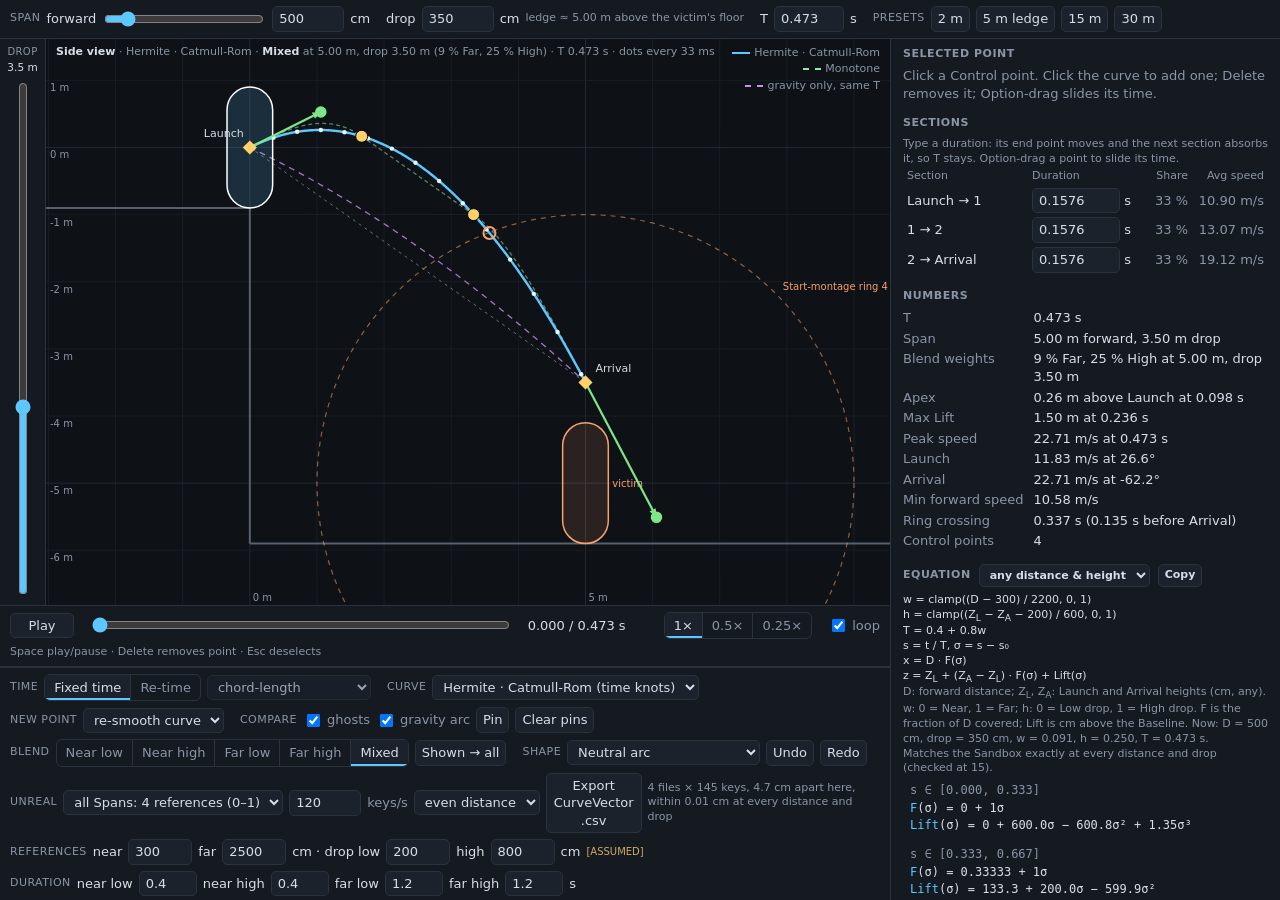
<file: PortfolioPieces/Tools/trajectory-sandbox.html>
<!doctype html>
<html lang="en">
<head>
<meta charset="utf-8">
<meta name="viewport" content="width=device-width, initial-scale=1">
<title>DfA Trajectory Sandbox</title>
<!--
  PROTOTYPE, throwaway. Wayfinder ticket 04 "Build the Sandbox"
  (.plan/dfa-trajectory/tickets/04-build-the-sandbox.md).

  Question it answers: which representation and which knobs make a Death From Above
  Flight feel right?

  Run: open this file in a browser. No build step, no persistence.
  Units: cm and s. Launch is the origin, z is up.
  Anything tagged [ASSUMED] was decided by an agent, not by Max. Change it freely.
-->
<style>
:root{
  --bg:#0e1116;--panel:#151a21;--panel2:#1c222b;--line:#2a323d;--grid:#181e26;--grid2:#222a35;
  --text:#d7dee8;--dim:#8a95a5;--accent:#5cc8ff;--pt:#ffd166;--sel:#ff6b9a;--vel:#7ee787;
  --grav:#c792ea;--warn:#ff5c5c;--ring:#f7a26c;--g1:#9be3a5;--g2:#f2a7ff;--pin:#e8e8e8;--assumed:#ffcf70;
}
*{box-sizing:border-box}
html,body{margin:0;height:100%;background:var(--bg);color:var(--text);font:13px/1.35 ui-sans-serif,system-ui,-apple-system,"Segoe UI",sans-serif}
body{display:grid;grid-template-rows:auto 1fr;height:100vh;overflow:hidden}
.bar{display:flex;flex-wrap:wrap;gap:6px 16px;align-items:center;padding:6px 10px;background:var(--panel);border-bottom:1px solid var(--line)}
.grp{display:flex;align-items:center;gap:6px}
.lbl{color:var(--dim);font-size:11px;text-transform:uppercase;letter-spacing:.04em}
.seg{display:inline-flex;border:1px solid var(--line);border-radius:6px;overflow:hidden}
.seg button{background:transparent;color:var(--dim);border:0;padding:4px 9px;font:inherit;cursor:pointer}
.seg button+button{border-left:1px solid var(--line)}
.seg button.on{background:var(--panel2);color:var(--text);box-shadow:inset 0 -2px 0 var(--accent)}
.seg button:disabled{opacity:.35;cursor:default}
select,input[type=number],button.b{background:var(--panel2);color:var(--text);border:1px solid var(--line);border-radius:5px;padding:3px 6px;font:inherit}
input[type=number]{width:72px}
input[type=range]{accent-color:var(--accent)}
button.b{cursor:pointer}
button.b:hover{border-color:var(--accent)}
label.chk{display:inline-flex;gap:4px;align-items:center;color:var(--dim);cursor:pointer;user-select:none}
.title{font-weight:600;letter-spacing:.02em}
.badge{font-size:10px;padding:2px 6px;border-radius:4px;background:#3a2a10;color:var(--assumed);letter-spacing:.06em}
.as{font-size:10px;color:var(--assumed);opacity:.8}
.ro{color:var(--text);font-variant-numeric:tabular-nums}
main{display:grid;grid-template-columns:1fr 390px;min-height:0}
#left{display:flex;flex-direction:column;min-height:0;min-width:0;overflow:hidden}
#views{display:grid;grid-template-rows:minmax(0,1fr);grid-template-columns:46px minmax(0,1fr);flex:none;height:60vh;min-height:0;background:var(--line)}
#hWrap{display:flex;flex-direction:column;align-items:center;gap:2px;padding:6px 0 10px;min-height:0;background:var(--panel);border-right:1px solid var(--line)}
#hWrap .lbl{font-size:10px}
#hVal{font-size:10.5px;font-variant-numeric:tabular-nums}
#Hr{writing-mode:vertical-lr;direction:rtl;flex:1;min-height:0;width:22px;margin:6px 0 0;accent-color:var(--accent);cursor:ns-resize}
.view{position:relative;background:var(--bg);min-height:0;overflow:hidden}
.view canvas{position:absolute;inset:0;width:100%;height:100%;touch-action:none}
.view.hidden{display:none}
.vt{position:absolute;left:10px;top:6px;color:var(--dim);font-size:11px;pointer-events:none}
.vt b{color:var(--text);font-weight:600}
.legend{position:absolute;right:10px;top:6px;font-size:11px;color:var(--dim);pointer-events:none;text-align:right;line-height:1.5}
.legend i{display:inline-block;width:18px;height:0;border-top:2px solid;vertical-align:middle;margin-right:4px}
.legend i.d{border-top-style:dashed}
aside{border-left:1px solid var(--line);background:var(--panel);overflow:auto;padding:8px 12px 20px;display:flex;flex-direction:column;gap:14px}
aside h3{margin:0 0 6px;font-size:11px;text-transform:uppercase;letter-spacing:.05em;color:var(--dim);display:flex;align-items:center;gap:8px}
.kv{display:grid;grid-template-columns:auto 1fr;gap:3px 10px;font-variant-numeric:tabular-nums}
.kv .k{color:var(--dim)}
.kv input{width:90px}
.warn{color:var(--warn)}
.dim{color:var(--dim)}
.small{font-size:11px}
#eq{font:12px/1.45 ui-monospace,SFMono-Regular,Menlo,monospace}
#eq .row{padding:5px 6px;border-radius:5px;border:1px solid transparent;cursor:default}
#eq .row:hover{border-color:var(--line);background:var(--panel2)}
#eq .rng{color:var(--dim)}
#eq .ax{color:var(--accent)}
#secs .sr{display:grid;grid-template-columns:minmax(0,1fr) 112px 38px 70px;gap:6px;align-items:center;padding:2px 4px;border-radius:5px;font-variant-numeric:tabular-nums}
#secs .sr:not(.hd):hover{background:var(--panel2)}
#secs .sr.hd{color:var(--dim);font-size:11px}
#secs .sr span:nth-child(n+3){text-align:right}
#secs input{width:88px}
#assumed li{margin:2px 0}
#assumed{margin:0;padding-left:16px;color:var(--dim);font-size:11.5px}
footer.bar{border-top:1px solid var(--line)}
#toolsBar{border-top:1px solid var(--line);flex:none}
#scrub{flex:1;min-width:200px}
#toast{position:fixed;left:50%;bottom:56px;transform:translateX(-50%);background:#1c2530;border:1px solid #2f4a63;color:var(--text);max-width:90vw;padding:6px 12px;border-radius:6px;opacity:0;transition:opacity .2s;pointer-events:none}
#toast.on{opacity:1}
@media (max-width:900px){
  html,body{overflow-x:hidden}
  body{height:auto;min-height:100vh;overflow-y:auto}
  .grp{flex-wrap:wrap}
  select{max-width:100%}
  main{grid-template-columns:minmax(0,1fr)}
  #views{height:82vh}
  aside{border-left:0;border-top:1px solid var(--line);overflow:visible}
  #left{overflow:visible}
  #scrub{min-width:120px}
}
</style>
</head>
<body>


<section class="bar" id="spanBar">
  <div class="grp"><span class="lbl">Span</span>
    forward <input type="range" id="Dr" min="200" max="3000" step="10" style="width:160px"> <input type="number" id="D" min="50" step="10"> cm
  </div>
  <div class="grp">drop <input type="number" id="drop" step="10"> cm <span class="dim small" id="ledge"></span></div>
  <div class="grp" title="Flight duration at the Span shown. In Mixed it is split among the four reference durations by distance and drop.">T <input type="number" id="Tnow" step="0.01" min="0.05" style="width:70px"> s</div>
  <div class="grp" id="presets"><span class="lbl">Presets</span></div>
</section>

<main>
  <div id="left">
  <div id="views">
    <div id="hWrap" title="Drop: how far Launch sits above Arrival. Up = a higher Launch."><span class="lbl">drop</span><span class="ro" id="hVal"></span>
      <input type="range" id="Hr" min="-300" max="1500" step="10" aria-label="Drop: Launch height above Arrival"></div>
    <div class="view" id="sideWrap"><canvas id="side"></canvas>
      <div class="vt" id="sideTitle"></div>
      <div class="legend" id="sideLegend"></div>
    </div>
  </div>
  <footer class="bar" id="playbar">
    <button class="b" id="playBtn" style="width:64px">Play</button>
    <input type="range" id="scrub" min="0" max="1000" value="0">
    <span class="ro" id="tRead" style="width:120px"></span>
    <div class="seg" id="speedSeg"><button data-v="1">1×</button><button data-v="0.5">0.5×</button><button data-v="0.25">0.25×</button></div>
    <label class="chk"><input type="checkbox" id="loop" checked> loop</label>
    <span class="dim small">Space play/pause · Delete removes point · Esc deselects</span>
  </footer>
  <section class="bar" id="toolsBar">
  <div class="grp"><span class="lbl">Time</span>
    <div class="seg" id="timeSeg"><button data-v="fixed">Fixed time</button><button data-v="retime">Re-time</button></div>
    <select id="retimeRule" title="Re-time rule [ASSUMED default: chord-length]">
      <option value="chord">chord-length</option><option value="centripetal">centripetal (√chord)</option><option value="uniform">uniform</option>
    </select>
  </div>
  <div class="grp"><span class="lbl">Curve</span>
    <select id="rep">
      <option value="hermite:bessel">Hermite · Catmull-Rom (time knots)</option>
      <option value="hermite:cardinal">Hermite · cardinal</option>
      <option value="hermite:c2">Hermite · clamped C²</option>
      <option value="monotone">Monotone cubic (Steffen)</option>
    </select>
    <label class="chk" id="tensionWrap" title="Cardinal tension c: 0 = Catmull-Rom (uniform form), 1 = flat tangents">c <input type="number" id="tension" step="0.1" min="-1" max="1" value="0" style="width:56px"></label>
  </div>
  <div class="grp"><span class="lbl">New point</span>
    <select id="insertMode" title="When you click the curve to add a Control point: re-smooth the curve through it, or keep the curve's exact shape (locks the tangents at the new point and its neighbours)">
      <option value="reshape">re-smooth curve</option><option value="keep">keep shape</option>
    </select>
  </div>
  <div class="grp"><span class="lbl">Compare</span>
    <label class="chk"><input type="checkbox" id="ghosts" checked> ghosts</label>
    <label class="chk"><input type="checkbox" id="gravity" checked> gravity arc</label>
    <button class="b" id="pin" title="Keep a ghost of the current Trajectory">Pin</button>
    <button class="b" id="clearPins">Clear pins</button>
  </div>
  <div class="grp"><span class="lbl">Blend</span>
    <div class="seg" id="editSeg"><button data-v="nl">Near low</button><button data-v="nh">Near high</button><button data-v="fl">Far low</button><button data-v="fh">Far high</button><button data-v="mixed">Mixed</button></div>
    <button class="b" id="copyAll" title="Copy the Trajectory shown to all four references">Shown → all</button>
  </div>
  <div class="grp"><span class="lbl">Shape</span>
    <select id="shape"></select>
    <button class="b" id="undo" title="Undo (Cmd/Ctrl+Z)">Undo</button><button class="b" id="redo" title="Redo (Shift+Cmd/Ctrl+Z)">Redo</button>
  </div>
  <div class="grp"><span class="lbl">Unreal</span>
    <select id="exportMode" title="As shown: time in s, X forward cm, Z height cm above Launch, for this Span only. Stretch-ready: time 0-1, X forward 0-1, Z Lift cm; stretch this one mix to any Span. All Spans: four stretch-ready files (Near/Far × Low/High) on the same keys; mixing them by distance and drop gives every jump.">
      <option value="all">all Spans: 4 references (0–1)</option><option value="world">as shown (s, cm)</option><option value="norm">stretch-ready (0–1)</option>
    </select>
    <input type="number" id="keyRate" min="10" max="2000" step="10" title="Keys per second of Flight in the exported curve. More keys = smoother in UE, bigger file."> <span class="dim">keys/s</span>
    <select id="keySpacing" title="Even distance: keys sit at equal distances along the curve, each stamped with its true time, so read by time the speed is still the authored one. Even time: one key every 1/rate s.">
      <option value="dist">even distance</option><option value="time">even time</option>
    </select>
    <button class="b" id="exportBtn" title="Save a .csv that imports into Unreal as a Curve Vector">Export CurveVector .csv</button>
    <span class="dim small" id="keyInfo"></span>
  </div>
  <div class="grp"><span class="lbl">References</span>
    near <input type="number" id="nearD" step="10" style="width:64px"> far <input type="number" id="farD" step="10" style="width:64px"> cm ·
    drop low <input type="number" id="lowH" step="10" style="width:64px"> high <input type="number" id="highH" step="10" style="width:64px"> cm
    <span class="as">[ASSUMED]</span>
  </div>
  <div class="grp"><span class="lbl">Duration</span>
    near low <input type="number" id="T_nl" step="0.05" style="width:58px"> near high <input type="number" id="T_nh" step="0.05" style="width:58px">
    far low <input type="number" id="T_fl" step="0.05" style="width:58px"> far high <input type="number" id="T_fh" step="0.05" style="width:58px"> s
  </div>
  <div class="grp"><span class="lbl">Ref</span>
    target offset <input type="number" id="offset" step="10" style="width:58px"> cm,
    dots <input type="number" id="dps" step="5" min="5" style="width:52px">/s
  </div>
  </section>
  </div>
  <aside>
    <section><h3>Selected point</h3><div id="pointBody" class="dim">Click a Control point. Click the curve to add one; Delete removes it; Option-drag slides its time.</div></section>
    <section><h3>Sections</h3><div id="secNote" class="dim small"></div><div id="secs"></div></section>
    <section><h3>Numbers</h3><div id="stats" class="kv"></div></section>
    <section><h3>Equation <select id="eqForm" class="small" title="Any distance &amp; height: one equation with the forward distance and both heights as inputs. This jump: plain numbers for the Span shown, z from Launch."><option value="any">any distance &amp; height</option><option value="jump">this jump (numbers)</option></select> <button class="b small" id="copyEq">Copy</button></h3><div id="eqNote" class="dim small"></div><div id="eq"></div></section>
  </aside>
</main>

<div id="toast"></div>

<!-- ======================================================================
     Math: pure functions, no DOM. Stored Trajectory = Control points (s, f, L)
     with s = time / T, f = forward / D, L = Lift in cm, plus end slopes v0, v1
     as (f', L') per unit s. f(s) and L(s) are interpolated as two 1-D curves
     on shared knots, then mapped to world:
       x = D·f(s),  z = −drop·f(s) + L(s),  t = s·T
     ====================================================================== -->
<script id="math">
const M = (() => {
  const secants = (s, y) => y.slice(0, -1).map((v, i) => (y[i + 1] - v) / (s[i + 1] - s[i]));

  // Catmull-Rom with time knots (Barry–Goldman) = Bessel tangent at interior knots.
  function besselTangents(s, y, m0, m1) {
    const n = y.length, d = secants(s, y), m = new Array(n);
    m[0] = m0; m[n - 1] = m1;
    for (let i = 1; i < n - 1; i++) {
      const h0 = s[i] - s[i - 1], h1 = s[i + 1] - s[i];
      m[i] = (h1 * d[i - 1] + h0 * d[i]) / (h0 + h1);
    }
    return m;
  }

  function cardinalTangents(s, y, m0, m1, c) {
    const n = y.length, m = new Array(n);
    m[0] = m0; m[n - 1] = m1;
    for (let i = 1; i < n - 1; i++) m[i] = (1 - c) * (y[i + 1] - y[i - 1]) / (s[i + 1] - s[i - 1]);
    return m;
  }

  // C² spline with prescribed end slopes. fixed[i] (number) pins an interior tangent.
  function clampedC2Tangents(s, y, m0, m1, fixed) {
    const n = y.length, m = new Array(n).fill(0);
    m[0] = m0; m[n - 1] = m1;
    if (n === 2) return m;
    const h = s.slice(0, -1).map((v, i) => s[i + 1] - v), d = secants(s, y);
    const N = n - 2, sub = [], dia = [], sup = [], rhs = [];
    for (let k = 0; k < N; k++) {
      const i = k + 1;
      if (fixed && fixed[i] != null) { sub[k] = 0; dia[k] = 1; sup[k] = 0; rhs[k] = fixed[i]; continue; }
      sub[k] = h[i]; dia[k] = 2 * (h[i - 1] + h[i]); sup[k] = h[i - 1];
      rhs[k] = 3 * (h[i] * d[i - 1] + h[i - 1] * d[i]);
      if (i === 1) { rhs[k] -= h[i] * m0; sub[k] = 0; }
      if (i === n - 2) { rhs[k] -= h[i - 1] * m1; sup[k] = 0; }
    }
    for (let k = 1; k < N; k++) {
      const w = sub[k] / dia[k - 1];
      dia[k] -= w * sup[k - 1];
      rhs[k] -= w * rhs[k - 1];
    }
    const x = new Array(N);
    x[N - 1] = rhs[N - 1] / dia[N - 1];
    for (let k = N - 2; k >= 0; k--) x[k] = (rhs[k] - sup[k] * x[k + 1]) / dia[k];
    for (let k = 0; k < N; k++) m[k + 1] = x[k];
    return m;
  }

  // Steffen (1990) interior slopes; end slopes from the arrows, clamped so each
  // end segment stays inside the Fritsch–Carlson box (sign of δ, |m| ≤ 3|δ|).
  function steffenTangents(s, y, m0, m1) {
    const n = y.length, d = secants(s, y), m = new Array(n);
    for (let i = 1; i < n - 1; i++) {
      const h0 = s[i] - s[i - 1], h1 = s[i + 1] - s[i];
      const p = (h1 * d[i - 1] + h0 * d[i]) / (h0 + h1);
      m[i] = (Math.sign(d[i - 1]) + Math.sign(d[i])) * Math.min(Math.abs(d[i - 1]), Math.abs(d[i]), 0.5 * Math.abs(p));
    }
    const clampEnd = (mm, dd) => (dd === 0 || Math.sign(mm) !== Math.sign(dd)) ? 0 : Math.sign(dd) * Math.min(Math.abs(mm), 3 * Math.abs(dd));
    m[0] = clampEnd(m0, d[0]);
    m[n - 1] = clampEnd(m1, d[n - 2]);
    return m;
  }

  // Cubic Hermite segments in σ = s − s_i: y = c0 + c1σ + c2σ² + c3σ³.
  function hermiteSegs(s, y, m) {
    const segs = [];
    for (let i = 0; i < y.length - 1; i++) {
      const h = s[i + 1] - s[i], dl = (y[i + 1] - y[i]) / h;
      segs.push({ s0: s[i], s1: s[i + 1], c: [y[i], m[i], (3 * dl - 2 * m[i] - m[i + 1]) / h, (m[i] + m[i + 1] - 2 * dl) / (h * h)] });
    }
    return segs;
  }
  function segIndex(segs, s) {
    let lo = 0, hi = segs.length - 1;
    while (lo < hi) { const mid = (lo + hi + 1) >> 1; if (segs[mid].s0 <= s) lo = mid; else hi = mid - 1; }
    return lo;
  }
  function segVal(segs, s) { const g = segs[segIndex(segs, s)], q = s - g.s0, c = g.c; return c[0] + q * (c[1] + q * (c[2] + q * c[3])); }
  function segDer(segs, s) { const g = segs[segIndex(segs, s)], q = s - g.s0, c = g.c; return c[1] + q * (2 * c[2] + 3 * c[3] * q); }

  // Gaussian elimination with partial pivoting.
  function solve(A, b) {
    const n = b.length;
    A = A.map(r => r.slice()); b = b.slice();
    for (let c = 0; c < n; c++) {
      let p = c;
      for (let r = c + 1; r < n; r++) if (Math.abs(A[r][c]) > Math.abs(A[p][c])) p = r;
      [A[c], A[p]] = [A[p], A[c]]; [b[c], b[p]] = [b[p], b[c]];
      for (let r = c + 1; r < n; r++) {
        const w = A[r][c] / A[c][c];
        for (let k = c; k < n; k++) A[r][k] -= w * A[c][k];
        b[r] -= w * b[c];
      }
    }
    const x = new Array(n);
    for (let r = n - 1; r >= 0; r--) {
      let v = b[r];
      for (let k = r + 1; k < n; k++) v -= A[r][k] * x[k];
      x[r] = v / A[r][r];
    }
    return x;
  }

  // One polynomial through N points with both end slopes: degree N+1,
  // solved in u = 2s − 1 for conditioning. Coefficients a_k of u^k.
  function polyFit(s, y, m0, m1) {
    const n = y.length, N = n + 2, A = [], b = [];
    for (let i = 0; i < n; i++) {
      const u = 2 * s[i] - 1, row = [];
      for (let k = 0; k < N; k++) row.push(u ** k);
      A.push(row); b.push(y[i]);
    }
    for (const [u, mm] of [[-1, m0], [1, m1]]) {
      const row = [0];
      for (let k = 1; k < N; k++) row.push(2 * k * u ** (k - 1));
      A.push(row); b.push(mm);
    }
    return solve(A, b);
  }
  function polyVal(a, s) { const u = 2 * s - 1; let v = 0; for (let k = a.length - 1; k >= 0; k--) v = v * u + a[k]; return v; }
  function polyDer(a, s) { const u = 2 * s - 1; let v = 0; for (let k = a.length - 1; k >= 1; k--) v = v * u + k * a[k]; return 2 * v; }
  // Coefficients of t^j for y(t) = Σ a_k (2t/T − 1)^k.
  function polyToT(a, T) {
    const al = 2 / T, out = new Array(a.length).fill(0);
    for (let k = 0; k < a.length; k++) {
      let binom = 1;
      for (let j = 0; j <= k; j++) {
        out[j] += a[k] * binom * al ** j * (-1) ** (k - j);
        binom = binom * (k - j) / (j + 1);
      }
    }
    return out;
  }

  // rep: 'hermite' | 'monotone' | 'poly'; opts.rule: 'bessel' | 'cardinal' | 'c2'.
  function build(traj, rep, opts = {}) {
    const P = traj.pts, s = P.map(p => p.s), f = P.map(p => p.f), L = P.map(p => p.L), n = P.length;
    const { v0, v1 } = traj;
    if (rep === 'poly') {
      const af = polyFit(s, f, v0.f, v1.f), aL = polyFit(s, L, v0.L, v1.L);
      return { kind: 'poly', s, af, aL, f: x => polyVal(af, x), L: x => polyVal(aL, x), df: x => polyDer(af, x), dL: x => polyDer(aL, x),
               ends: { v0: { ...v0 }, v1: { ...v1 } } };
    }
    let mf, mL;
    if (rep === 'monotone') {
      mf = steffenTangents(s, f, v0.f, v1.f);
      mL = steffenTangents(s, L, v0.L, v1.L);
    } else {
      const lf = P.map(p => p.lock ? p.lock.f : null), lL = P.map(p => p.lock ? p.lock.L : null);
      if (opts.rule === 'c2') {
        mf = clampedC2Tangents(s, f, v0.f, v1.f, lf);
        mL = clampedC2Tangents(s, L, v0.L, v1.L, lL);
      } else {
        const rule = opts.rule === 'cardinal' ? (S_, Y, a, b) => cardinalTangents(S_, Y, a, b, opts.tension || 0) : besselTangents;
        mf = rule(s, f, v0.f, v1.f);
        mL = rule(s, L, v0.L, v1.L);
        for (let i = 1; i < n - 1; i++) { if (lf[i] != null) mf[i] = lf[i]; if (lL[i] != null) mL[i] = lL[i]; }
      }
    }
    const sf = hermiteSegs(s, f, mf), sL = hermiteSegs(s, L, mL);
    return { kind: 'hermite', s, mf, mL, sf, sL, f: x => segVal(sf, x), L: x => segVal(sL, x), df: x => segDer(sf, x), dL: x => segDer(sL, x),
             ends: { v0: { f: mf[0], L: mL[0] }, v1: { f: mf[n - 1], L: mL[n - 1] } } };
  }

  // The Stretch: stored curve → world at a Span {D, drop, T}.
  function world(curve, span) {
    const { D, drop, T } = span;
    return {
      pos: t => { const s = t / T, f = curve.f(s); return { x: D * f, z: -drop * f + curve.L(s) }; },
      vel: t => { const s = t / T, df = curve.df(s); return { x: D * df / T, z: (-drop * df + curve.dL(s)) / T }; },
    };
  }
  const ptWorld = (p, span) => ({ x: span.D * p.f, z: -span.drop * p.f + p.L });
  const slopeToVel = (v, span) => ({ x: span.D * v.f / span.T, z: (-span.drop * v.f + v.L) / span.T });
  const velToSlope = (v, span) => { const f = v.x * span.T / span.D; return { f, L: v.z * span.T + span.drop * f }; };

  // Re-derive every interior time so average speed stays even.
  function retime(traj, span, rule) {
    const P = traj.pts, n = P.length, w = [0];
    for (let i = 1; i < n; i++) {
      const a = ptWorld(P[i - 1], span), b = ptWorld(P[i], span), d = Math.hypot(b.x - a.x, b.z - a.z);
      w.push(w[i - 1] + (rule === 'uniform' ? 1 : rule === 'centripetal' ? Math.sqrt(d) : d));
    }
    const tot = w[n - 1];
    for (let i = 1; i < n - 1; i++) P[i].s = tot > 0 ? w[i] / tot : i / (n - 1);
    return traj;
  }

  // Blend by index: the near and far Trajectories always have the same point count.
  function blendTraj(near, far, w) {
    const lerp = (a, b) => a + (b - a) * w;
    return {
      pts: near.pts.map((p, i) => {
        const q = far.pts[i], o = { s: lerp(p.s, q.s), f: lerp(p.f, q.f), L: lerp(p.L, q.L) };
        if (p.lock && q.lock) o.lock = { f: lerp(p.lock.f, q.lock.f), L: lerp(p.lock.L, q.lock.L) };
        return o;
      }),
      v0: { f: lerp(near.v0.f, far.v0.f), L: lerp(near.v0.L, far.v0.L) },
      v1: { f: lerp(near.v1.f, far.v1.f), L: lerp(near.v1.L, far.v1.L) },
    };
  }

  // Weighted mix of several Trajectories (weights sum to 1), paired by index. A locked tangent
  // survives only if every reference with weight > 0 has one there.
  function blendN(trajs, wts) {
    const sum = get => trajs.reduce((a, t, k) => a + wts[k] * get(t), 0);
    return {
      pts: trajs[0].pts.map((p, i) => {
        const o = { s: sum(t => t.pts[i].s), f: sum(t => t.pts[i].f), L: sum(t => t.pts[i].L) };
        if (trajs.every((t, k) => wts[k] <= 0 || t.pts[i].lock)) o.lock = { f: sum(t => t.pts[i].lock ? t.pts[i].lock.f : 0), L: sum(t => t.pts[i].lock ? t.pts[i].lock.L : 0) };
        return o;
      }),
      v0: { f: sum(t => t.v0.f), L: sum(t => t.v0.L) },
      v1: { f: sum(t => t.v1.f), L: sum(t => t.v1.L) },
    };
  }

  return { secants, besselTangents, cardinalTangents, clampedC2Tangents, steffenTangents, hermiteSegs, segVal, segDer,
           solve, polyFit, polyVal, polyDer, polyToT, build, world, ptWorld, slopeToVel, velToSlope, retime, blendTraj, blendN };
})();
if (typeof module !== 'undefined') module.exports = M;
</script>

<script>
// ======================================================================
// App
// ======================================================================
const $ = q => document.querySelector(q);
const clamp = (v, a, b) => Math.max(a, Math.min(b, v));
const clone = o => JSON.parse(JSON.stringify(o));
const DPR = () => window.devicePixelRatio || 1;
const GAP = 0.01;          // min time gap between Control points, as a fraction of T [ASSUMED]
const G = 980;             // cm/s²
const CAP_H = 180, CAP_R = 34;
const ARROW_K = 0.1;       // s: arrow tip = point + velocity · ARROW_K [ASSUMED]
const RING = 400;          // TakeDownAnimStartDist

const neutralTraj = () => ({
  pts: [{ s: 0, f: 0, L: 0 }, { s: 1 / 3, f: 1 / 3, L: 133.3 }, { s: 2 / 3, f: 2 / 3, L: 133.3 }, { s: 1, f: 1, L: 0 }],
  v0: { f: 1, L: 600 }, v1: { f: 1, L: -600 },
});
// Probe cases from 01-representation-probe.py: 1 s, 10 m forward, 2 m drop.
function fromProbe(ts, xs, zs) {
  const f = xs.map(x => x / 10), L = zs.map((z, i) => z * 100 + 200 * f[i]), n = ts.length;
  const sl = (a, b) => ({ f: (f[b] - f[a]) / (ts[b] - ts[a]), L: (L[b] - L[a]) / (ts[b] - ts[a]) });
  return { pts: ts.map((s, i) => ({ s, f: f[i], L: L[i] })), v0: sl(0, 1), v1: sl(n - 2, n - 1), span: { D: 1000, drop: 200 } };
}
const SHAPES = {
  // Every Shape carries its Span, so picking one always lands on the same jump. Neutral arc = the start-up Span.
  'Neutral arc': () => ({ ...neutralTraj(), span: { ...PRESETS['5 m ledge'] } }),
  'Probe B · uneven hump': () => fromProbe([0, .15, .5, .8, 1], [0, 1.5, 5, 8.5, 10], [0, 2, 2.2, .5, -2]),
  'Probe C · clustered ends': () => fromProbe([0, .05, .1, .5, .9, .95, 1], [0, .6, 1.2, 5, 8.8, 9.4, 10], [0, .8, 1.5, 2.4, 1.5, .2, -2]),
  'Probe D · forward hang': () => fromProbe([0, .25, .5, .75, 1], [0, 3, 3.2, 3.4, 10], [0, 1.8, 2.3, 1.6, -2]),
  'Probe F · sharp edit': () => fromProbe([0, 1 / 7, 2 / 7, 3 / 7, 4 / 7, 5 / 7, 6 / 7, 1], [0, 1.2, 2.6, 4.2, 5.8, 7.4, 8.8, 10], [0, .1, .2, 2.4, 2.4, .2, .1, -2]),
};
const PRESETS = { '2 m': { D: 200, drop: 200 }, '5 m ledge': { D: 500, drop: 350 }, '15 m': { D: 1500, drop: 500 }, '30 m': { D: 3000, drop: 800 } };
const REP_NAMES = { 'hermite:bessel': 'Hermite · Catmull-Rom', 'hermite:cardinal': 'Hermite · cardinal', 'hermite:c2': 'Hermite · clamped C²', monotone: 'Monotone', poly: 'Polynomial' };

const S = {
  timeMode: 'fixed', retimeRule: 'chord',
  rep: 'hermite:bessel', tension: 0, insertMode: 'reshape',
  ghosts: true, gravity: true, pins: [],
  blend: true, editMode: 'mixed',   // Blend is always on; Near / Far / Mixed pick what's shown (Max, 2026-10-10)
  span: { ...PRESETS['5 m ledge'] }, ref: { nearD: 300, farD: 2500, lowH: 200, highH: 800, T: { nl: 0.4, nh: 0.4, fl: 1.2, fh: 1.2 } },
  offset: 150, dps: 30, keyRate: 120, keySpacing: 'dist',   // export: average keys per second [ASSUMED 120]; spacing along the curve (Max)
  C: { nl: neutralTraj(), nh: null, fl: null, fh: null },   // the four references: Near/Far × Low/High drop
  eqForm: 'any',   // Equation panel: 'any' = forward distance and heights as variables (Max), 'jump' = numbers
  sel: null, hover: null, hoverSeg: null,
  play: { t: 0, playing: false, speed: 1, loop: true },
  undo: [], redo: [],
};

const repKey = r => r.split(':')[0];
const repOpts = r => ({ rule: r.split(':')[1] || 'bessel', tension: S.tension });
const refW = D => { const { nearD, farD } = S.ref; return farD === nearD ? 0 : clamp((D - nearD) / (farD - nearD), 0, 1); };
const CORNERS = ['nl', 'nh', 'fl', 'fh'], CNAME = { nl: 'Near low', nh: 'Near high', fl: 'Far low', fh: 'Far high' };
const refH = drop => { const { lowH, highH } = S.ref; return highH === lowH ? 0 : clamp((drop - lowH) / (highH - lowH), 0, 1); };
// The four references' weights for a Span: bilinear in the distance weight w and the height weight h.
const cornerWts = (D, drop) => { const w = refW(D), h = refH(drop); return { nl: (1 - w) * (1 - h), nh: (1 - w) * h, fl: w * (1 - h), fh: w * h }; };
const durationAt = (D, drop = S.span.drop) => { const a = cornerWts(D, drop); return CORNERS.reduce((t, k) => t + a[k] * S.ref.T[k], 0); };
const cornerSpan = k => ({ D: k[0] === 'n' ? S.ref.nearD : S.ref.farD, drop: k[1] === 'l' ? S.ref.lowH : S.ref.highH, T: S.ref.T[k] });
const refTrajs = () => CORNERS.map(k => S.C[k]);
const blendAt = (D, drop) => { const a = cornerWts(D, drop); return M.blendN(refTrajs(), CORNERS.map(k => a[k])); };

// ---------------------------------------------------------------- derived view model
let V = null;
function sampleCurve(curve, span, n = 360) {
  const W = M.world(curve, span), out = [];
  for (let k = 0; k <= n; k++) {
    const t = span.T * k / n, p = W.pos(t), v = W.vel(t);
    out.push({ t, x: p.x, z: p.z, vx: v.x, vz: v.z, L: curve.L(k / n) });
  }
  return out;
}
// The four references share Control point times, so the one-Equation form stays exact: after an
// edit in one reference, copy its times (and any unlocked tangents) to the others.
function shareTimes(src) {
  for (const dst of refTrajs()) {
    if (dst === src || dst.pts.length !== src.pts.length) continue;
    src.pts.forEach((p, i) => { dst.pts[i].s = p.s; if (!p.lock) delete dst.pts[i].lock; });
  }
}
function recompute() {
  commitMixed();
  const mode = S.editMode;
  if (mode !== 'mixed') shareTimes(S.C[mode]);
  let traj, span, editable;
  if (mode !== 'mixed') { traj = editable = S.C[mode]; span = cornerSpan(mode); }
  else { traj = blendAt(S.span.D, S.span.drop); editable = traj; span = { D: S.span.D, drop: S.span.drop, T: durationAt(S.span.D) }; }

  const curve = M.build(traj, repKey(S.rep), repOpts(S.rep));
  const W = M.world(curve, span);
  const samples = sampleCurve(curve, span);
  const ghostReps = ['hermite', 'monotone'].filter(r => r !== repKey(S.rep));
  const ghosts = ghostReps.map((r, gi) => {
    const key = r === 'hermite' ? (S.rep.startsWith('hermite') ? S.rep : 'hermite:bessel') : r;
    return { key, color: gi === 0 ? 'g1' : 'g2', samples: sampleCurve(M.build(traj, r, repOpts(key)), span, 240) };
  });
  // Gravity-only arc, same Launch, Arrival and T.
  const vz0 = (-span.drop + 0.5 * G * span.T * span.T) / span.T, grav = [];
  for (let k = 0; k <= 120; k++) { const t = span.T * k / 120; grav.push({ t, x: span.D * t / span.T, z: vz0 * t - 0.5 * G * t * t }); }

  const arrival = { x: span.D, z: -span.drop };
  const victim = { x: span.D, z: arrival.z - S.offset };
  let cross = null;
  for (const p of samples) if (Math.hypot(p.x - victim.x, p.z - victim.z) <= RING) { cross = p; break; }

  let apex = samples[0], peak = samples[0], minVx = samples[0], maxL = samples[0];
  for (const p of samples) {
    if (p.z > apex.z) apex = p;
    if (Math.hypot(p.vx, p.vz) > Math.hypot(peak.vx, peak.vz)) peak = p;
    if (p.vx < minVx.vx) minVx = p;
    if (p.L > maxL.L) maxL = p;
  }
  V = { mode, traj, span, editable, mixW: refW(S.span.D), mixH: refH(S.span.drop), mixWts: cornerWts(S.span.D, S.span.drop), mixBase: mode === 'mixed' ? clone(traj) : null, curve, W, samples, ghosts, grav, arrival, victim, cross, apex, peak, minVx, maxL,
        floorZ: victim.z - CAP_H / 2, ledgeZ: -CAP_H / 2,
        rawEnds: { v0: M.slopeToVel(traj.v0, span), v1: M.slopeToVel(traj.v1, span) },
        effEnds: { v0: M.slopeToVel(curve.ends.v0, span), v1: M.slopeToVel(curve.ends.v1, span) } };
  S.play.t = Math.min(S.play.t, span.T);
}

// ---------------------------------------------------------------- edits
function fixOrder(traj) {
  const P = traj.pts, n = P.length;
  for (let i = 1; i < n - 1; i++) P[i].s = Math.max(P[i].s, P[i - 1].s + GAP);
  for (let i = n - 2; i > 0; i--) P[i].s = Math.min(P[i].s, P[i + 1].s - GAP);
}
// Carry any edit made to the Mixed Trajectory back into the four references. Least change: reference
// k moves by a_k / Σa² of the edit (a = its weight), so the mix moves by exactly the edit and a
// reference with no weight here doesn't move. Times move every reference by the full amount (shared).
function commitMixed() {
  if (!V || V.mode !== 'mixed' || !V.mixBase) return;
  const a = V.traj, b = V.mixBase, n = a.pts.length, C = refTrajs();
  if (n !== b.pts.length || C.some(t => t.pts.length !== n)) return;
  const wt = CORNERS.map(k => V.mixWts[k]), k2 = wt.reduce((acc, x) => acc + x * x, 0), share = wt.map(x => x / k2);
  let changed = false;
  const move = (get, key, d) => { if (d === 0) return; C.forEach((t, j) => { get(t)[key] += (key === 's' ? 1 : share[j]) * d; }); changed = true; };
  for (let i = 0; i < n; i++) {
    for (const key of ['s', 'f', 'L']) move(t => t.pts[i], key, a.pts[i][key] - b.pts[i][key]);
    if (b.pts[i].lock && !a.pts[i].lock) C.forEach(t => { delete t.pts[i].lock; });
  }
  for (const e of ['v0', 'v1']) for (const key of ['f', 'L']) move(t => t[e], key, a[e][key] - b[e][key]);
  if (changed) C.forEach(fixOrder);
  V.mixBase = clone(a);
}
function snapshot() { return clone(S.C); }
function pushUndo() { S.undo.push(snapshot()); if (S.undo.length > 200) S.undo.shift(); S.redo = []; }
function restore(st) { S.C = st; if (S.sel != null && S.sel >= S.C.nl.pts.length) S.sel = null; }
function undo() { if (!S.undo.length) return; S.redo.push(snapshot()); restore(S.undo.pop()); update(); }
function redo() { if (!S.redo.length) return; S.undo.push(snapshot()); restore(S.redo.pop()); update(); }
function toast(msg) { const t = $('#toast'); t.textContent = msg; t.classList.add('on'); clearTimeout(toast.h); toast.h = setTimeout(() => t.classList.remove('on'), 1800); }
const maybeRetime = () => { if (S.timeMode === 'retime' && V.editable) M.retime(V.editable, V.span, S.retimeRule); };

function insertAt(sStar) {
  const tr = V.editable, P = tr.pts;
  let i = 0; while (i < P.length - 2 && P[i + 1].s <= sStar) i++;
  if (sStar - P[i].s < GAP || P[i + 1].s - sStar < GAP) { toast('Too close to an existing Control point'); return; }
  const alpha = (sStar - P[i].s) / (P[i + 1].s - P[i].s);
  pushUndo();
  const others = refTrajs().filter(x => x !== tr);
  for (const t of [tr, ...others]) {
    const Q = t.pts, s = t === tr ? sStar : Q[i].s + alpha * (Q[i + 1].s - Q[i].s);
    const c = M.build(t, repKey(S.rep), repOpts(S.rep));
    const np = { s, f: c.f(s), L: c.L(s) };
    if (S.insertMode === 'keep' && c.kind === 'hermite') {
      np.lock = { f: c.df(s), L: c.dL(s) };
      for (const j of [i, i + 1]) if (j > 0 && j < Q.length - 1 && !Q[j].lock) Q[j].lock = { f: c.mf[j], L: c.mL[j] };
    }
    Q.splice(i + 1, 0, np);
  }
  S.sel = i + 1;
  recompute(); maybeRetime();
  update();
}
// A section runs from Control point k to k + 1. Setting its duration moves its end point, so
// the next section absorbs the change and T stays; the last section moves its start point.
function setSection(k, dur) {
  const P = V.editable.pts, n = P.length, ds = dur / V.span.T;
  if (n < 3) return;
  pushUndo();
  let want, got;
  if (k < n - 2) { want = P[k].s + ds; got = P[k + 1].s = clamp(want, P[k].s + GAP, P[k + 2].s - GAP); }
  else { want = P[k + 1].s - ds; got = P[k].s = clamp(want, P[k - 1].s + GAP, P[k + 1].s - GAP); }
  if (Math.abs(got - want) > 1e-9) toast('Limited by the neighbouring section');
  update();
}
function deleteSel() {
  const tr = V.editable, i = S.sel;
  if (!tr || i == null || i === 0 || i === tr.pts.length - 1) return;
  pushUndo();
  for (const t of refTrajs()) t.pts.splice(i, 1);
  S.sel = null;
  recompute(); maybeRetime();
  update();
}

// ---------------------------------------------------------------- canvas plumbing
function fitCanvas(c) {
  const r = c.getBoundingClientRect(), d = DPR();
  c.width = Math.max(1, Math.round(r.width * d)); c.height = Math.max(1, Math.round(r.height * d));
  const ctx = c.getContext('2d'); ctx.setTransform(d, 0, 0, d, 0, 0);
  return { ctx, W: r.width, H: r.height };
}
function css(name) { return getComputedStyle(document.documentElement).getPropertyValue('--' + name).trim(); }
const COL = {};
function poly(ctx, pts, color, width = 1.5, dash = null, alpha = 1) {
  if (pts.length < 2) return;
  ctx.save(); ctx.globalAlpha = alpha; ctx.strokeStyle = color; ctx.lineWidth = width; ctx.setLineDash(dash || []);
  ctx.beginPath(); ctx.moveTo(pts[0][0], pts[0][1]); for (let k = 1; k < pts.length; k++) ctx.lineTo(pts[k][0], pts[k][1]); ctx.stroke(); ctx.restore();
}
function dot(ctx, x, y, r, fill, stroke, lw = 1.5) {
  ctx.beginPath(); ctx.arc(x, y, r, 0, Math.PI * 2);
  if (fill) { ctx.fillStyle = fill; ctx.fill(); }
  if (stroke) { ctx.strokeStyle = stroke; ctx.lineWidth = lw; ctx.stroke(); }
}
function niceStep(range, target) {
  const raw = range / target, p = 10 ** Math.floor(Math.log10(raw)), m = raw / p;
  return (m < 1.5 ? 1 : m < 3.5 ? 2 : m < 7.5 ? 5 : 10) * p;
}
const local = (e, c) => { const r = c.getBoundingClientRect(); return [e.clientX - r.left, e.clientY - r.top]; };
const segOfS = s => { if (V.curve.kind !== 'hermite') return 0; const P = V.traj.pts; let i = 0; while (i < P.length - 2 && P[i + 1].s <= s) i++; return i; };

// ---------------------------------------------------------------- side view
const side = { id: 'side', c: $('#side'), x: null, dims: null };
// What the Side view has to show: the Span's geometry plus the curve, points and arrows.
function sideBounds() {
  let xmin = -250, xmax = V.span.D + 80, zmin = V.floorZ - 30, zmax = 60;
  const acc = (x, z) => { xmin = Math.min(xmin, x); xmax = Math.max(xmax, x); zmin = Math.min(zmin, z); zmax = Math.max(zmax, z); };
  for (const p of V.samples) acc(p.x, p.z);
  for (const p of V.traj.pts) { const w = M.ptWorld(p, V.span); acc(w.x, w.z); }
  if (S.gravity) for (const p of V.grav) acc(p.x, p.z);
  acc(V.victim.x - RING, V.victim.z); acc(V.victim.x + RING, V.victim.z + RING);
  for (const [P, v] of [[{ x: 0, z: 0 }, V.rawEnds.v0], [V.arrival, V.rawEnds.v1]]) acc(P.x + v.x * ARROW_K, P.z + v.z * ARROW_K);
  acc(0, CAP_H / 2 + 10);
  return { xmin, xmax, zmin, zmax };
}
// Size the graph to fit the jump, so it doesn't leave empty space under it.
// Only re-fits when the Span or the window changes, not while you drag.
let sliding = false;   // a Span slider is being dragged: hold the graph height until it's released
function fitViews() {
  if (sliding) return;
  const W = $('#sideWrap').clientWidth, narrow = matchMedia('(max-width:900px)').matches;
  const key = `${V.span.D}|${V.span.drop}|${V.mode}|${S.offset}|${W}|${innerHeight}|${narrow}`;
  if (!W || fitViews.key === key) return;
  fitViews.key = key;
  const b = sideBounds(), pad = 36, want = (W - 2 * pad) / (b.xmax - b.xmin) * (b.zmax - b.zmin) + 2 * pad + 16;
  // Capped so the play bar under the graph stays on screen without scrolling.
  const bar = $('#playbar').offsetHeight + ($('#toolsBar') ? $('#toolsBar').offsetHeight : 0), top = $('#views').getBoundingClientRect().top + scrollY;
  const maxH = narrow ? innerHeight - top - bar - 8 : $('#left').clientHeight - bar;
  $('#views').style.height = Math.round(clamp(want, 260, Math.max(260, maxH))) + 'px';
}
function sideXform() {
  if (drag && drag.view === 'side' && side.x) return side.x;
  const { W, H } = side.dims, { xmin, xmax, zmin, zmax } = sideBounds();
  const pad = 36, sc = Math.min((W - 2 * pad) / (xmax - xmin), (H - 2 * pad) / (zmax - zmin));
  // Keep the framing while the content still fits and hasn't shrunk much, so the view doesn't jump after a drag.
  const key = `${V.span.D}|${V.span.drop}|${V.mode}|${S.offset}|${W}|${H}`;
  if (side.x && side.key === key && sc < side.x.sc * 1.5) {
    const [a, b] = side.x.P(xmin, zmax), [c, d] = side.x.P(xmax, zmin);
    if (a >= 4 && b >= 4 && c <= W - 4 && d <= H - 4) return side.x;
  }
  side.key = key;
  const ox = pad + ((W - 2 * pad) - sc * (xmax - xmin)) / 2 - sc * xmin;
  const oy = H - pad - ((H - 2 * pad) - sc * (zmax - zmin)) / 2 + sc * zmin;
  side.x = { sc, ox, oy, W, H, P: (x, z) => [ox + sc * x, oy - sc * z], Wd: (px, py) => ({ x: (px - ox) / sc, z: (oy - py) / sc }) };
  return side.x;
}
function arrowHead(ctx, a, b, color, width, dash) {
  poly(ctx, [a, b], color, width, dash);
  const ang = Math.atan2(b[1] - a[1], b[0] - a[0]), L = 9;
  ctx.save(); ctx.fillStyle = color; ctx.beginPath(); ctx.moveTo(b[0], b[1]);
  ctx.lineTo(b[0] - L * Math.cos(ang - 0.4), b[1] - L * Math.sin(ang - 0.4));
  ctx.lineTo(b[0] - L * Math.cos(ang + 0.4), b[1] - L * Math.sin(ang + 0.4)); ctx.closePath(); ctx.fill(); ctx.restore();
}
function capsule(ctx, X, c, stroke, fill) {
  const [px, py] = X.P(c.x, c.z), w = CAP_R * X.sc, h = CAP_H * X.sc;
  ctx.save(); ctx.beginPath(); ctx.roundRect(px - w, py - h / 2, 2 * w, h, w);
  if (fill) { ctx.fillStyle = fill; ctx.fill(); }
  ctx.strokeStyle = stroke; ctx.lineWidth = 1.5; ctx.stroke(); ctx.restore();
}
function renderSide() {
  if (!side.dims) return;
  const ctx = side.ctx, X = sideXform(), { W, H } = X;
  ctx.clearRect(0, 0, W, H);
  // 1 m grid, heavier every 5 m
  const wTL = X.Wd(0, 0), wBR = X.Wd(W, H);
  for (let x = Math.floor(wTL.x / 100) * 100; x <= wBR.x; x += 100) { const [px] = X.P(x, 0); poly(ctx, [[px, 0], [px, H]], x % 500 === 0 ? COL.grid2 : COL.grid, 1); }
  for (let z = Math.floor(wBR.z / 100) * 100; z <= wTL.z; z += 100) { const [, py] = X.P(0, z); poly(ctx, [[0, py], [W, py]], z % 500 === 0 ? COL.grid2 : COL.grid, 1); }
  ctx.fillStyle = COL.dim; ctx.font = '10px ui-sans-serif,system-ui';
  for (let x = Math.ceil(wTL.x / 500) * 500; x <= wBR.x; x += 500) { const [px] = X.P(x, 0); ctx.fillText((x / 100) + ' m', px + 3, H - 4); }
  // Height above Launch, every 1 m when there's room, else every 5 m.
  const zStep = X.sc * 100 >= 18 ? 100 : 500;
  for (let z = Math.ceil(wBR.z / zStep) * zStep; z <= wTL.z; z += zStep) { const [, py] = X.P(0, z); if (py > 20 && py < H - 26) ctx.fillText((z / 100) + ' m', 4, py + 11); }
  // ledge, floor
  const ledgeX0 = Math.min(-250, wTL.x);
  poly(ctx, [X.P(ledgeX0, V.ledgeZ), X.P(0, V.ledgeZ), X.P(0, V.floorZ)], '#56606e', 2);
  poly(ctx, [X.P(0, V.floorZ), X.P(wBR.x, V.floorZ)], '#56606e', 2);
  // Start-montage ring and victim
  const [vx, vy] = X.P(V.victim.x, V.victim.z);
  ctx.save(); ctx.setLineDash([5, 5]); ctx.strokeStyle = COL.ring; ctx.globalAlpha = 0.55; ctx.lineWidth = 1.2;
  ctx.beginPath(); ctx.arc(vx, vy, RING * X.sc, 0, Math.PI * 2); ctx.stroke(); ctx.restore();
  capsule(ctx, X, V.victim, COL.ring, 'rgba(247,162,108,.12)');
  ctx.fillStyle = COL.ring; ctx.fillText('victim', vx + CAP_R * X.sc + 4, vy + 4);
  ctx.fillText('Start-montage ring 4 m', vx + RING * X.sc * 0.72 + 4, vy - RING * X.sc * 0.72);
  // Baseline
  poly(ctx, [X.P(0, 0), X.P(V.arrival.x, V.arrival.z)], COL.dim, 1, [3, 4], 0.7);
  // gravity, pins, ghosts
  if (S.gravity) poly(ctx, V.grav.map(p => X.P(p.x, p.z)), COL.grav, 1.3, [6, 5], 0.8);
  for (const pin of S.pins) poly(ctx, pin.samples.map(p => X.P(p.x, p.z)), COL.pin, 1.2, null, 0.28);
  if (S.ghosts) for (const g of V.ghosts) poly(ctx, g.samples.map(p => X.P(p.x, p.z)), COL[g.color], 1.3, [4, 3], 0.55);
  // active curve; segment hover; backwards in red
  const pts = V.samples.map(p => X.P(p.x, p.z));
  poly(ctx, pts, COL.accent, 2.4);
  if (S.hoverSeg != null) {
    const P = V.traj.pts, a = V.curve.kind === 'hermite' ? P[S.hoverSeg].s : 0, b = V.curve.kind === 'hermite' ? P[S.hoverSeg + 1].s : 1;
    poly(ctx, V.samples.filter(p => p.t >= a * V.span.T - 1e-9 && p.t <= b * V.span.T + 1e-9).map(p => X.P(p.x, p.z)), '#ffffff', 4, null, 0.6);
  }
  for (let k = 1; k < V.samples.length; k++) if (V.samples[k].vx < 0 || V.samples[k - 1].vx < 0) poly(ctx, [pts[k - 1], pts[k]], COL.warn, 3.5);
  // Time dots
  const dt = 1 / S.dps;
  for (let t = 0; t <= V.span.T + 1e-9; t += dt) { const p = V.W.pos(Math.min(t, V.span.T)); const [px, py] = X.P(p.x, p.z); dot(ctx, px, py, 2.2, '#e9f6ff'); }
  // ring crossing
  if (V.cross) { const [px, py] = X.P(V.cross.x, V.cross.z); dot(ctx, px, py, 6, null, COL.ring, 2); }
  // capsule at playhead
  const cp = V.W.pos(S.play.t);
  capsule(ctx, X, cp, '#ffffff', 'rgba(92,200,255,.16)');
  // velocity arrows (raw = what you drag; effective = what the curve uses)
  for (const end of [0, 1]) {
    const P = end ? V.arrival : { x: 0, z: 0 }, raw = end ? V.rawEnds.v1 : V.rawEnds.v0, eff = end ? V.effEnds.v1 : V.effEnds.v0;
    const a = X.P(P.x, P.z), tipR = X.P(P.x + raw.x * ARROW_K, P.z + raw.z * ARROW_K), tipE = X.P(P.x + eff.x * ARROW_K, P.z + eff.z * ARROW_K);
    const differs = Math.hypot(tipR[0] - tipE[0], tipR[1] - tipE[1]) > 1;
    if (differs) arrowHead(ctx, a, tipR, COL.vel, 1.2, [3, 3]);
    arrowHead(ctx, a, tipE, COL.vel, 2.2);
    const hot = S.hover === (end ? V.traj.pts.length - 1 : 0) || S.sel === (end ? V.traj.pts.length - 1 : 0);
    dot(ctx, tipR[0], tipR[1], hot ? 6 : 5, V.editable ? COL.vel : null, COL.vel, 1.5);
  }
  // Control points
  V.traj.pts.forEach((p, i) => {
    const w = M.ptWorld(p, V.span), [px, py] = X.P(w.x, w.z), end = i === 0 || i === V.traj.pts.length - 1;
    const hot = S.sel === i ? COL.sel : S.hover === i ? '#ffffff' : null;
    if (end) { ctx.save(); ctx.translate(px, py); ctx.rotate(Math.PI / 4); ctx.fillStyle = COL.pt; ctx.fillRect(-5, -5, 10, 10); if (hot) { ctx.strokeStyle = hot; ctx.lineWidth = 2; ctx.strokeRect(-7, -7, 14, 14); } ctx.restore(); }
    else {
      dot(ctx, px, py, S.sel === i ? 7 : 6, COL.pt, hot || '#000', hot ? 2.5 : 1);
      if (p.lock && repKey(S.rep) === 'hermite') { ctx.strokeStyle = COL.pt; ctx.lineWidth = 1; ctx.strokeRect(px - 10, py - 10, 20, 20); }
    }
    if (drag && drag.time && drag.h.i === i) {
      const P = V.traj.pts, T = V.span.T;
      ctx.fillStyle = COL.sel; ctx.font = '11px ui-sans-serif,system-ui';
      ctx.fillText(`${(p.s * T).toFixed(3)} s  (← ${((p.s - P[i - 1].s) * T).toFixed(3)} · ${((P[i + 1].s - p.s) * T).toFixed(3)} →)`, px + 12, py - 12);
    }
  });
  ctx.fillStyle = COL.text; ctx.font = '11px ui-sans-serif,system-ui';
  { const [px, py] = X.P(0, 0); ctx.fillText('Launch', px - 46, py - 10); }
  { const [px, py] = X.P(V.arrival.x, V.arrival.z); ctx.fillText('Arrival', px + 10, py - 10); }
}

function renderCanvases() { renderSide(); updateScrub(); }

// ---------------------------------------------------------------- interaction
let drag = null, pending = null;
const lastIdx = () => V.traj.pts.length - 1;
const VIEWS = {
  side: {
    obj: side,
    hit(px, py) {
      const X = side.x; if (!X) return null;
      let best = null, bd = 10;
      for (const end of [0, 1]) {
        const P = end ? V.arrival : { x: 0, z: 0 }, raw = end ? V.rawEnds.v1 : V.rawEnds.v0, [tx, ty] = X.P(P.x + raw.x * ARROW_K, P.z + raw.z * ARROW_K), d = Math.hypot(px - tx, py - ty);
        if (d < bd) { bd = d; best = { type: 'arrow', end }; }
      }
      V.traj.pts.forEach((p, i) => { const w = M.ptWorld(p, V.span), [qx, qy] = X.P(w.x, w.z), d = Math.hypot(px - qx, py - qy); if (d < bd) { bd = d; best = { type: 'pt', i }; } });
      return best;
    },
    nearCurve(px, py) {
      const X = side.x; if (!X) return null;
      let best = null, bd = 7;
      V.samples.forEach(p => { const [qx, qy] = X.P(p.x, p.z), d = Math.hypot(px - qx, py - qy); if (d < bd) { bd = d; best = p.t / V.span.T; } });
      return best;
    },
    start(h) {
      if (h.type === 'arrow') { const v = h.end ? V.rawEnds.v1 : V.rawEnds.v0; return { v: { ...v } }; }
      return M.ptWorld(V.editable.pts[h.i], V.span);
    },
    apply(d, px, py) {
      const X = side.x, w = X.Wd(px, py), tr = V.editable, span = V.span;
      if (d.h.type === 'arrow') {
        const P = d.h.end ? V.arrival : { x: 0, z: 0 };
        let v = { x: (w.x - P.x) / ARROW_K, z: (w.z - P.z) / ARROW_K };
        if (d.axis) { const u = d.start.v, n = Math.hypot(u.x, u.z) || 1, k = Math.max(0, (v.x * u.x + v.z * u.z) / n); v = { x: u.x / n * k, z: u.z / n * k }; }
        tr[d.h.end ? 'v1' : 'v0'] = M.velToSlope(v, span);
        return;
      }
      if (d.axis === 'h') w.z = d.start.z; else if (d.axis === 'v') w.x = d.start.x;
      const p = tr.pts[d.h.i];
      p.f = w.x / span.D; p.L = w.z + span.drop * p.f; delete p.lock;
      maybeRetime();
    },
  },
};
function wire(id) {
  const view = VIEWS[id], c = view.obj.c;
  c.addEventListener('pointerdown', e => {
    const [px, py] = local(e, c), h = view.hit(px, py);
    c.setPointerCapture(e.pointerId);
    if (h) {
      S.sel = h.type === 'pt' ? h.i : (h.end ? lastIdx() : 0);
      const pinned = h.type === 'pt' && (h.i === 0 || h.i === lastIdx());
      if (V.editable && !pinned && h.type === 'pt' && e.altKey) {
        if (S.timeMode === 'retime') toast('Re-time sets point times. Switch Time to Fixed time to slide them.');
        else drag = { view: id, h, sx: px, sy: py, time: true, pushed: false, s0: V.editable.pts[h.i].s };
      } else if (V.editable && !pinned) drag = { view: id, h, sx: px, sy: py, axis: null, pushed: false, start: view.start(h) };
      refresh(); return;
    }
    pending = { view: id, s: view.nearCurve(px, py), sx: px, sy: py };
  });
  c.addEventListener('pointermove', e => {
    const [px, py] = local(e, c);
    if (drag && drag.view === id) {
      const moved = Math.hypot(px - drag.sx, py - drag.sy);
      if (!drag.pushed) { if (moved < 2) return; pushUndo(); drag.pushed = true; }
      if (drag.time) {
        // Option-drag: the point stays put and only its time moves. Dragging the width of the Span = the whole duration.
        const X = side.x, spanPx = Math.max(240, Math.abs(X.P(V.span.D, 0)[0] - X.P(0, 0)[0])), P = V.editable.pts, i = drag.h.i;
        P[i].s = clamp(drag.s0 + (px - drag.sx) / spanPx, P[i - 1].s + GAP, P[i + 1].s - GAP);
        recompute(); refresh(); return;
      }
      if (e.shiftKey) { if (!drag.axis && moved > 4) drag.axis = Math.abs(px - drag.sx) >= Math.abs(py - drag.sy) ? 'h' : 'v'; } else drag.axis = null;
      view.apply(drag, px, py); recompute(); refresh(); return;
    }
    if (pending) return;
    const h = view.hit(px, py), hv = h ? (h.type === 'pt' ? h.i : (h.end ? lastIdx() : 0)) : null;
    c.style.cursor = h ? (V.editable && !(h.type === 'pt' && (h.i === 0 || h.i === lastIdx())) ? (e.altKey && h.type === 'pt' ? 'ew-resize' : 'grab') : 'pointer') : (V.editable && view.nearCurve(px, py) != null ? 'copy' : 'default');
    if (hv !== S.hover) { S.hover = hv; renderCanvases(); }
  });
  const end = e => {
    const [px, py] = local(e, c);
    if (drag && drag.view === id) { drag = null; update(); return; }
    if (pending && pending.view === id) {
      const p = pending; pending = null;
      if (Math.hypot(px - p.sx, py - p.sy) < 4) { if (p.s != null && V.editable) insertAt(p.s); else { S.sel = null; refresh(); } }
    }
  };
  c.addEventListener('pointerup', end);
  c.addEventListener('pointercancel', end);
  c.addEventListener('pointerleave', () => { if (!drag && S.hover != null) { S.hover = null; renderCanvases(); } });
}
wire('side');

// ---------------------------------------------------------------- panels
const m = v => (v / 100).toFixed(2);
const deg = v => (Math.atan2(v.z, v.x) * 180 / Math.PI).toFixed(1) + '°';
const spd = v => (Math.hypot(v.x, v.z) / 100).toFixed(2) + ' m/s';
function fnum(v) {
  if (!isFinite(v)) return String(v);
  const a = Math.abs(v);
  if (a < 1e-6) return '0';
  if (a !== 0 && (a >= 1e5 || a < 1e-2)) return v.toExponential(3).replace('e+', 'e');
  return v.toFixed(a >= 100 ? 1 : 2);
}
const SUP = '⁰¹²³⁴⁵⁶⁷⁸⁹';
const sup = j => String(j).split('').map(d => SUP[+d]).join('');
// Significant-digit formatter for fractions of D, where 2 decimals would cost cm at long Spans.
const sig = d => v => { const a = Math.abs(v); if (a < 1e-9) return '0'; return a >= 1e5 || a < 1e-4 ? v.toExponential(d - 1).replace('e+', 'e') : String(+v.toPrecision(d)); };
function polyStr(c, vn, ascii, fmt = fnum) {
  let out = '';
  c.forEach((v, j) => {
    if (j > 0 && Math.abs(v) < 1e-9) return;
    const term = fmt(Math.abs(v)) + (j === 0 ? '' : ascii ? `*${vn}${j > 1 ? '^' + j : ''}` : `${vn}${j > 1 ? sup(j) : ''}`);
    out += out === '' ? (v < 0 ? (ascii ? '-' : '−') : '') + term : (v < 0 ? (ascii ? ' - ' : ' − ') : ' + ') + term;
  });
  return out || '0';
}
function equationRows() {
  const { curve, span } = V, { D, drop, T } = span;
  if (curve.kind === 'hermite') {
    return curve.sf.map((g, k) => {
      const h = curve.sL[k], xc = g.c.map((c, j) => D * c / T ** j), zc = g.c.map((c, j) => (-drop * c + h.c[j]) / T ** j);
      // F: fraction of the forward distance covered; Lift: cm above the Baseline. Neither depends on the heights.
      return { seg: k, t0: g.s0 * T, t1: g.s1 * T, xc, zc, fc: g.c.map((c, j) => c / T ** j), lc: h.c.map((c, j) => c / T ** j) };
    });
  }
  const tf = M.polyToT(curve.af, T), tL = M.polyToT(curve.aL, T);
  return [{ seg: null, t0: 0, t1: T, xc: tf.map(c => D * c), zc: tf.map((c, j) => -drop * c + tL[j]), fc: tf, lc: tL }];
}
// One Equation for every Span. The four references share knot times, so with a linear tangent rule
// each cubic coefficient of the blended curve is a + b·w + c·h + d·w·h (w: distance, h: drop).
function generalRows() {
  const rk = repKey(S.rep), ro = repOpts(S.rep), c = CORNERS.map(k => M.build(S.C[k], rk, ro));
  if (c.some(x => x.kind !== 'hermite')) return null;
  const [nl, nh, fl, fh] = c;
  const bil = seg => seg(nl).c.map((_, j) => { const v = x => seg(x).c[j]; return [v(nl), v(fl) - v(nl), v(nh) - v(nl), v(fh) - v(fl) - v(nh) + v(nl)]; });
  return nl.sf.map((g, k) => ({ seg: k, s0: g.s0, s1: g.s1, F: bil(x => x.sf[k]), Lift: bil(x => x.sL[k]) }));
}
const bilVal = (q, w, h) => q[0] + q[1] * w + q[2] * h + q[3] * w * h;
const durTerms = () => { const T = S.ref.T; return [T.nl, T.fl - T.nl, T.nh - T.nl, T.fh - T.fl - T.nh + T.nl]; };
function generalPos(G, t, D, ZL, ZA) {
  const drop = ZL - ZA, w = refW(D), h = refH(drop), T = bilVal(durTerms(), w, h), s = clamp(t / T, 0, 1);
  const r = G.find(q => s <= q.s1) || G[G.length - 1], sg = s - r.s0;
  const pv = P => P.reduce((acc, q, j) => acc + bilVal(q, w, h) * sg ** j, 0), F = pv(r.F);
  return { x: D * F, z: ZL + (ZA - ZL) * F + pv(r.Lift) };
}
// Largest gap, in cm, between the Equation and the Sandbox's own blend over a grid of distances and drops.
function generalCheck(G) {
  const { nearD, farD, lowH, highH } = S.ref, rk = repKey(S.rep), ro = repOpts(S.rep);
  let worst = 0;
  for (let q = 0; q <= 4; q++) for (let r = 0; r <= 2; r++) {
    const D = nearD + (farD - nearD) * q / 4, drop = lowH + (highH - lowH) * r / 2, T = durationAt(D, drop), W = M.world(M.build(blendAt(D, drop), rk, ro), { D, drop, T });
    for (let k = 0; k <= 40; k++) { const t = T * k / 40, a = W.pos(t), b = generalPos(G, t, D, 0, -drop); worst = Math.max(worst, Math.hypot(a.x - b.x, a.z - b.z)); }
  }
  return worst;
}
function coefWH([a, b, c, d], ascii, fmt) {
  const minus = ascii ? '-' : '−', parts = [[a, ''], [b, ascii ? '*w' : 'w'], [c, ascii ? '*h' : 'h'], [d, ascii ? '*w*h' : 'wh']].filter(([v], i) => i === 0 || Math.abs(v) > 1e-9);
  return parts.map(([v, sfx], i) => (i === 0 ? (v < 0 ? minus : '') : (v < 0 ? ` ${minus} ` : ' + ')) + fmt(Math.abs(v)) + sfx).join('');
}
function polyStrWH(P, vn, ascii, fmt) {
  const minus = ascii ? '-' : '−', terms = [];
  P.forEach((q, j) => {
    const mixed = q.slice(1).some(v => Math.abs(v) > 1e-9);
    if (j > 0 && !mixed && Math.abs(q[0]) < 1e-9) return;
    const pow = j === 0 ? '' : ascii ? `*${vn}${j > 1 ? '^' + j : ''}` : `${vn}${j > 1 ? sup(j) : ''}`;
    terms.push(mixed ? { neg: false, s: `(${coefWH(q, ascii, fmt)})${pow}` } : { neg: q[0] < 0, s: fmt(Math.abs(q[0])) + pow });
  });
  if (!terms.length) return '0';
  return terms.map((t, i) => i === 0 ? (t.neg ? minus : '') + t.s : (t.neg ? ` ${minus} ` : ' + ') + t.s).join('');
}
function renderEquation() {
  const rows = equationRows(), herm = V.curve.kind === 'hermite', vn = herm ? 'τ' : 't', { D, T } = V.span;
  const G = S.eqForm === 'any' && herm ? generalRows() : null;
  if (G) {
    const { nearD, farD, lowH, highH } = S.ref, err = generalCheck(G), drop = V.span.drop, w = refW(D), h = refH(drop);
    const timesDiffer = refTrajs().some(t => t.pts.some((p, i) => Math.abs(p.s - S.C.nl.pts[i].s) > 1e-9));
    $('#eqNote').innerHTML = `<div class="ro">w = clamp((D − ${nearD}) / ${farD - nearD}, 0, 1)<br>h = clamp((Z<sub>L</sub> − Z<sub>A</sub> − ${lowH}) / ${highH - lowH}, 0, 1)<br>T = ${coefWH(durTerms(), false, sig(4))}<br>s = t / T, σ = s − s₀<br>x = D · F(σ)<br>z = Z<sub>L</sub> + (Z<sub>A</sub> − Z<sub>L</sub>) · F(σ) + Lift(σ)</div>
      D: forward distance; Z<sub>L</sub>, Z<sub>A</sub>: Launch and Arrival heights (cm, any). w: 0 = Near, 1 = Far; h: 0 = Low drop, 1 = High drop. F is the fraction of D covered; Lift is cm above the Baseline. Now: D = ${D.toFixed(0)} cm, drop = ${drop.toFixed(0)} cm, w = ${w.toFixed(3)}, h = ${h.toFixed(3)}, T = ${T.toFixed(3)} s.
      <div class="${err < 0.01 ? 'dim' : 'warn'}">${err < 0.01 ? 'Matches the Sandbox exactly at every distance and drop (checked at 15).' : `Off from the Sandbox by up to ${err.toFixed(2)} cm: ${timesDiffer ? 'the references\' point times differ' : repKey(S.rep) === 'monotone' ? 'Monotone tangents don\'t mix linearly here' : 'the references differ in a locked tangent'}.`}</div>`;
    $('#eq').innerHTML = G.map(r => `<div class="row" data-seg="${r.seg}">
      <div class="rng">s ∈ [${r.s0.toFixed(3)}, ${r.s1.toFixed(3)}]</div>
      <div><span class="ax">F</span>(σ) = ${polyStrWH(r.F, 'σ', false, sig(5))}</div>
      <div><span class="ax">Lift</span>(σ) = ${polyStrWH(r.Lift, 'σ', false, fnum)}</div></div>`).join('');
    return;
  }
  $('#eqNote').textContent = herm
    ? `${rows.length} cubic segments. τ = t − t₀ in s; x, z in cm; Launch = origin.`
    : `One expression of degree ${V.curve.af.length - 1} in t (s); x, z in cm; Launch = origin.`;
  $('#eq').innerHTML = rows.map(r => `<div class="row" data-seg="${r.seg == null ? 'all' : r.seg}">
    <div class="rng">t ∈ [${r.t0.toFixed(3)}, ${r.t1.toFixed(3)}] s</div>
    <div><span class="ax">x</span>(${vn}) = ${polyStr(r.xc, vn)}</div>
    <div><span class="ax">z</span>(${vn}) = ${polyStr(r.zc, vn)}</div></div>`).join('');
}
function equationText() {
  const rows = equationRows(), herm = V.curve.kind === 'hermite', vn = herm ? 'tau' : 't';
  const G = S.eqForm === 'any' && herm ? generalRows() : null;
  if (G) {
    const { nearD, farD, lowH, highH } = S.ref, n8 = sig(8);
    const head = [`# DfA Trajectory, ${REP_NAMES[S.rep]}. One equation for any forward distance and any heights.`,
      `# Inputs: t = s since Launch; D = forward distance Launch->Arrival (cm); Z_L, Z_A = Launch and Arrival heights (cm).`,
      `# w = clamp((D - ${nearD}) / (${farD} - ${nearD}), 0, 1)`,
      `# h = clamp((Z_L - Z_A - ${lowH}) / (${highH} - ${lowH}), 0, 1)`,
      `# T = ${coefWH(durTerms(), true, n8)}`,
      `# s = clamp(t / T, 0, 1); use the section with s0 <= s <= s1; sigma = s - s0`,
      `# x = D*F(sigma)  (cm along the Launch->Arrival direction)`,
      `# z = Z_L + (Z_A - Z_L)*F(sigma) + Lift(sigma)  (cm, z up)`];
    return [...head, ...G.map(r => `s in [${n8(r.s0)}, ${n8(r.s1)}]\n  F(sigma) = ${polyStrWH(r.F, 'sigma', true, n8)}\n  Lift(sigma) = ${polyStrWH(r.Lift, 'sigma', true, n8)}`)].join('\n');
  }
  const head = `# DfA Trajectory, ${REP_NAMES[S.rep]}. Span: forward ${V.span.D} cm, drop ${V.span.drop} cm, T ${V.span.T.toFixed(3)} s. Units cm, s; Launch = origin, z up.`;
  return [head, ...rows.map(r => `t in [${r.t0.toFixed(4)}, ${r.t1.toFixed(4)}]${herm ? `, tau = t - ${r.t0.toFixed(4)}` : ''}\n  x(${vn}) = ${polyStr(r.xc, vn, true)}\n  z(${vn}) = ${polyStr(r.zc, vn, true)}`)].join('\n');
}
function renderStats() {
  const { span, apex, peak, minVx, maxL, cross, effEnds, rawEnds } = V, rows = [];
  const add = (k, v, cls = '') => rows.push(`<div class="k">${k}</div><div class="${cls}">${v}</div>`);
  add('T', span.T.toFixed(3) + ' s' + (V.mode !== 'mixed' ? ` (${CNAME[V.mode]} reference)` : ''));
  add('Span', `${m(span.D)} m forward, ${m(span.drop)} m drop`);
  add('Blend weights', `${(refW(S.span.D) * 100).toFixed(0)} % Far, ${(refH(S.span.drop) * 100).toFixed(0)} % High at ${m(S.span.D)} m, drop ${m(S.span.drop)} m`);
  add('Apex', `${m(apex.z)} m above Launch at ${apex.t.toFixed(3)} s`);
  add('Max Lift', `${m(maxL.L)} m at ${maxL.t.toFixed(3)} s`);
  add('Peak speed', `${spd({ x: peak.vx, z: peak.vz })} at ${peak.t.toFixed(3)} s`);
  add('Launch', `${spd(effEnds.v0)} at ${deg(effEnds.v0)}`);
  add('Arrival', `${spd(effEnds.v1)} at ${deg(effEnds.v1)}`);
  const clampedNote = e => Math.hypot(rawEnds[e].x - effEnds[e].x, rawEnds[e].z - effEnds[e].z) > 1;
  if (clampedNote('v0') || clampedNote('v1')) add('', 'Monotone clamped an end arrow (dashed = what you dragged)', 'warn small');
  add('Min forward speed', minVx.vx < -1e-6 ? `${(minVx.vx / 100).toFixed(2)} m/s, runs backwards at ${minVx.t.toFixed(3)} s` : `${(minVx.vx / 100).toFixed(2)} m/s`, minVx.vx < -1e-6 ? 'warn' : '');
  add('Ring crossing', cross ? (cross.t === 0 ? 'inside the ring at Launch' : `${cross.t.toFixed(3)} s (${((span.T - cross.t)).toFixed(3)} s before Arrival)`) : 'never');
  add('Control points', V.traj.pts.length + (repKey(S.rep) === 'poly' ? `, degree ${V.traj.pts.length + 1}` : ''));
  $('#stats').innerHTML = rows.join('');
}
function renderPoint() {
  const box = $('#pointBody');
  if (box.contains(document.activeElement)) return;
  const i = S.sel, P = V.traj.pts;
  if (i == null || i >= P.length) { box.innerHTML = '<span class="dim">Click a Control point. Click the curve to add one; Delete removes it; Option-drag slides its time.</span>'; return; }
  const p = P[i], w = M.ptWorld(p, V.span), ro = V.editable ? '' : 'disabled', endName = i === 0 ? 'Launch' : i === P.length - 1 ? 'Arrival' : null;
  if (endName) {
    const raw = i === 0 ? V.rawEnds.v0 : V.rawEnds.v1, eff = i === 0 ? V.effEnds.v0 : V.effEnds.v1;
    box.innerHTML = `<div class="kv"><div class="k">Point</div><div><b>${endName}</b> (pinned)</div>
      <div class="k">vx</div><div><input type="number" step="10" data-k="vx" value="${raw.x.toFixed(1)}" ${ro}> cm/s</div>
      <div class="k">vz</div><div><input type="number" step="10" data-k="vz" value="${raw.z.toFixed(1)}" ${ro}> cm/s</div>
      <div class="k">Speed</div><div>${spd(eff)} at ${deg(eff)}</div></div>`;
  } else {
    box.innerHTML = `<div class="kv"><div class="k">Point</div><div><b>Control point ${i}</b>${p.lock && repKey(S.rep) === 'hermite' ? ' · tangent locked <button class="b small" id="unlock">unlock</button>' : ''}</div>
      <div class="k">Time</div><div><input type="number" step="0.005" data-k="t" value="${(p.s * V.span.T).toFixed(4)}" ${ro}> s ${S.timeMode === 'retime' ? '<span class="dim small">(re-time sets it)</span>' : ''}</div>
      <div class="k">Forward</div><div><input type="number" step="1" data-k="x" value="${w.x.toFixed(1)}" ${ro}> cm</div>
      <div class="k">Height</div><div><input type="number" step="1" data-k="z" value="${w.z.toFixed(1)}" ${ro}> cm</div>
      <div class="k">Lift</div><div><input type="number" step="1" data-k="L" value="${p.L.toFixed(1)}" ${ro}> cm</div>
      <div class="k">Stored</div><div class="dim small">s ${p.s.toFixed(4)}, f ${p.f.toFixed(4)}, L ${p.L.toFixed(1)} cm</div></div>`;
    const u = $('#unlock'); if (u) u.onclick = () => { pushUndo(); delete V.editable.pts[i].lock; update(); };
  }
  box.querySelectorAll('input').forEach(inp => inp.addEventListener('change', () => {
    const tr = V.editable; if (!tr) return;
    const v = parseFloat(inp.value); if (!isFinite(v)) return;
    pushUndo();
    const span = V.span, k = inp.dataset.k;
    if (k === 'vx' || k === 'vz') {
      const key = i === 0 ? 'v0' : 'v1', cur = M.slopeToVel(tr[key], span);
      cur[k === 'vx' ? 'x' : 'z'] = v; tr[key] = M.velToSlope(cur, span);
    } else {
      const q = tr.pts[i], z = -span.drop * q.f + q.L;
      if (k === 't') q.s = clamp(v / span.T, tr.pts[i - 1].s + GAP, tr.pts[i + 1].s - GAP);
      if (k === 'x') { q.f = v / span.D; q.L = z + span.drop * q.f; }
      if (k === 'z') q.L = v + span.drop * q.f;
      if (k === 'L') q.L = v;
      delete q.lock; maybeRetime();
    }
    inp.blur(); update();
  }));
}
function renderSections() {
  const box = $('#secs');
  if (box.contains(document.activeElement)) return;
  const P = V.traj.pts, n = P.length, T = V.span.T, retime = S.timeMode === 'retime';
  const name = i => i === 0 ? 'Launch' : i === n - 1 ? 'Arrival' : String(i);
  const ro = !V.editable || retime || n < 3 ? 'disabled' : '';
  $('#secNote').textContent = n < 3 ? 'One section, the whole T. Click the curve to split it.'
    : retime ? 'Re-time sets these. Switch Time to Fixed time to type them.'
    : 'Type a duration: its end point moves and the next section absorbs it, so T stays. Option-drag a point to slide its time.';
  const rows = ['<div class="sr hd"><span>Section</span><span>Duration</span><span>Share</span><span>Avg speed</span></div>'];
  for (let k = 0; k < n - 1; k++) {
    const t0 = P[k].s * T, t1 = P[k + 1].s * T, N = 40;
    let len = 0, a = V.W.pos(t0);
    for (let j = 1; j <= N; j++) { const b = V.W.pos(t0 + (t1 - t0) * j / N); len += Math.hypot(b.x - a.x, b.z - a.z); a = b; }
    rows.push(`<div class="sr" data-seg="${k}"><span>${name(k)} → ${name(k + 1)}</span>
      <span><input type="number" step="0.005" min="0" data-seg="${k}" value="${(t1 - t0).toFixed(4)}" ${ro}> s</span>
      <span class="dim">${((t1 - t0) / T * 100).toFixed(0)} %</span><span class="dim">${(len / (t1 - t0) / 100).toFixed(2)} m/s</span></div>`);
  }
  box.innerHTML = rows.join('');
  box.querySelectorAll('input').forEach(inp => inp.addEventListener('change', () => {
    const v = parseFloat(inp.value); if (!V.editable || !isFinite(v)) return;
    inp.blur(); setSection(+inp.dataset.seg, v);
  }));
}
function renderSideTitle() {
  const name = REP_NAMES[S.rep], mode = V.mode;
  const where = mode === 'mixed' ? ` · <b>Mixed</b> at ${m(V.span.D)} m, drop ${m(V.span.drop)} m (${(V.mixW * 100).toFixed(0)} % Far, ${(V.mixH * 100).toFixed(0)} % High)` : ` · editing <b>${CNAME[mode]}</b> at ${m(V.span.D)} m, drop ${m(V.span.drop)} m`;
  $('#sideTitle').innerHTML = `<b>Side view</b> · ${name}${where} · T ${V.span.T.toFixed(3)} s · dots every ${(1000 / S.dps).toFixed(0)} ms`;
  const ghostNames = V.ghosts.map(g => `<div><i class="d" style="border-color:${COL[g.color]}"></i>${REP_NAMES[g.key]}</div>`).join('');
  $('#sideLegend').innerHTML = `<div><i style="border-color:${COL.accent}"></i>${name}</div>${S.ghosts ? ghostNames : ''}${S.gravity ? `<div><i class="d" style="border-color:${COL.grav}"></i>gravity only, same T</div>` : ''}${S.pins.length ? `<div><i style="border-color:#888"></i>${S.pins.length} pinned</div>` : ''}`;
}
function renderControls() {
  const on = (seg, v) => document.querySelectorAll(`#${seg} button`).forEach(b => b.classList.toggle('on', b.dataset.v === String(v)));
  on('timeSeg', S.timeMode); on('editSeg', S.editMode); on('speedSeg', S.play.speed);
  $('#rep').value = S.rep;
  document.querySelectorAll('#editSeg button').forEach(b => b.disabled = !S.blend);
  $('#retimeRule').disabled = S.timeMode !== 'retime';
  $('#tensionWrap').style.display = S.rep === 'hermite:cardinal' ? '' : 'none';
  $('#insertMode').disabled = repKey(S.rep) !== 'hermite';
  for (const k of ['D', 'drop']) if (document.activeElement !== $('#' + k)) $('#' + k).value = S.span[k];
  $('#Dr').value = S.span.D; $('#Hr').value = S.span.drop; $('#hVal').textContent = (S.span.drop / 100).toFixed(1) + ' m';
  for (const k of ['nearD', 'farD', 'lowH', 'highH']) if (document.activeElement !== $('#' + k)) $('#' + k).value = S.ref[k];
  for (const k of CORNERS) if (document.activeElement !== $('#T_' + k)) $('#T_' + k).value = S.ref.T[k];
  $('#offset').value = S.offset; $('#dps').value = S.dps;
  if (document.activeElement !== $('#keyRate')) $('#keyRate').value = S.keyRate; $('#keySpacing').value = S.keySpacing;
  if (document.activeElement !== $('#Tnow')) $('#Tnow').value = V.span.T.toFixed(3);
  $('#ledge').textContent = `ledge ≈ ${m(S.span.drop + S.offset)} m above the victim's floor`;
  $('#undo').disabled = !S.undo.length; $('#redo').disabled = !S.redo.length;
}
function refresh() { fitViews(); renderControls(); renderSideTitle(); renderStats(); renderEquation(); renderPoint(); renderSections(); renderKeyInfo(); renderCanvases(); }
function update() { recompute(); refresh(); }

// ---------------------------------------------------------------- resize
const ro = new ResizeObserver(() => {
  const r = fitCanvas(side.c); side.ctx = r.ctx; side.dims = { W: r.W, H: r.H }; side.x = null;
  if (V) { fitViews(); renderCanvases(); }
});
ro.observe($('#sideWrap'));
addEventListener('resize', () => { if (V) fitViews(); });

// ---------------------------------------------------------------- playback
let lastFrame = performance.now();
function updateScrub() {
  $('#scrub').value = Math.round(S.play.t / V.span.T * 1000);
  $('#tRead').textContent = `${S.play.t.toFixed(3)} / ${V.span.T.toFixed(3)} s`;
  $('#playBtn').textContent = S.play.playing ? 'Pause' : 'Play';
}
function frame(now) {
  const dt = Math.min(0.05, (now - lastFrame) / 1000); lastFrame = now;
  if (S.play.playing && V) {
    S.play.t += dt * S.play.speed;
    if (S.play.t >= V.span.T) { if (S.play.loop) S.play.t %= V.span.T; else { S.play.t = V.span.T; S.play.playing = false; } }
    renderCanvases();
  }
  requestAnimationFrame(frame);
}
function togglePlay() { if (!S.play.playing && S.play.t >= V.span.T - 1e-6) S.play.t = 0; S.play.playing = !S.play.playing; updateScrub(); }

// ---------------------------------------------------------------- controls wiring
function segWire(id, fn) { document.querySelectorAll(`#${id} button`).forEach(b => b.addEventListener('click', () => fn(b.dataset.v))); }
segWire('timeSeg', v => { S.timeMode = v; if (v === 'retime' && V.editable) { pushUndo(); maybeRetime(); } update(); });
segWire('editSeg', v => { S.editMode = v; S.sel = null; update(); });
segWire('speedSeg', v => { S.play.speed = +v; refresh(); });
$('#retimeRule').onchange = e => { S.retimeRule = e.target.value; pushUndo(); maybeRetime(); update(); };
$('#rep').onchange = e => { S.rep = e.target.value; update(); };
$('#tension').oninput = e => { S.tension = parseFloat(e.target.value) || 0; update(); };
$('#insertMode').onchange = e => { S.insertMode = e.target.value; };
$('#ghosts').onchange = e => { S.ghosts = e.target.checked; update(); };
$('#gravity').onchange = e => { S.gravity = e.target.checked; update(); };
$('#pin').onclick = () => { S.pins.push({ T: V.span.T, samples: V.samples.map(p => ({ t: p.t, x: p.x, z: p.z })) }); update(); };
$('#clearPins').onclick = () => { S.pins = []; update(); };
$('#copyAll').onclick = () => { pushUndo(); const src = clone(V.traj); for (const k of CORNERS) S.C[k] = clone(src); update(); };
const shapeSel = $('#shape');
shapeSel.innerHTML = Object.keys(SHAPES).map(k => `<option>${k}</option>`).join('');
shapeSel.onchange = () => {
  pushUndo();
  const t = SHAPES[shapeSel.value]();
  if (t.span) { S.span = { ...t.span }; delete t.span; }
  S.C = Object.fromEntries(CORNERS.map(k => [k, clone(t)])); S.sel = null;
  update();
};
$('#undo').onclick = undo; $('#redo').onclick = redo;

// ---------------------------------------------------------------- export for Unreal
// A Curve Vector .csv: one key per row, "time,x,y,z", no header row (a header becomes a bogus key).
// UE axes: X forward, Y sideways (0 until Sideways curvature), Z up, in cm. The importer makes
// linear keys, so the curve is sampled densely: S.keyRate keys per second of Flight.
// Stretch-ready keys are spaced for the longest Flight (the larger reference duration), so
// every Span gets at least that many keys per second.
// Key times as fractions of T (0..1). Even distance puts the keys at equal arc length along
// the curve at the Span shown, each keeping its true time, so a time-read curve keeps the
// authored speed.
function keyFractions(n) {
  if (S.keySpacing === 'time') return Array.from({ length: n + 1 }, (_, k) => k / n);
  const T = V.span.T, m = Math.max(2000, n * 16), u = [0], len = [0];
  let a = V.W.pos(0);
  for (let j = 1; j <= m; j++) { const b = V.W.pos(T * j / m); u.push(j / m); len.push(len[j - 1] + Math.hypot(b.x - a.x, b.z - a.z)); a = b; }
  const total = len[m], out = [0];
  for (let k = 1, j = 1; k < n; k++) {
    const want = total * k / n;
    while (len[j] < want) j++;
    out.push(u[j - 1] + (u[j] - u[j - 1]) * (want - len[j - 1]) / ((len[j] - len[j - 1]) || 1));
  }
  out.push(1);
  return out;
}
function exportRows(mode) {
  const { curve, span } = V, rows = [];
  if (mode === 'world') {
    const n = Math.max(2, Math.ceil(span.T * S.keyRate));
    for (const s of keyFractions(n)) { const t = span.T * s, p = V.W.pos(t); rows.push([t, p.x, 0, p.z]); }
  } else {
    const n = Math.max(2, Math.ceil(Math.max(span.T, ...CORNERS.map(k => S.ref.T[k])) * S.keyRate));
    for (const s of keyFractions(n)) rows.push([s, curve.f(s), 0, curve.L(s)]);
  }
  return rows;
}
// Worst gap, in cm at the Span shown, between straight lines through the keys and the true curve.
function exportErr(mode, rows) {
  let worst = 0;
  for (let k = 0; k < rows.length - 1; k++) {
    const a = rows[k], b = rows[k + 1], tm = (a[0] + b[0]) / 2, lx = (a[1] + b[1]) / 2, lz = (a[3] + b[3]) / 2;
    if (mode === 'world') { const p = V.W.pos(tm); worst = Math.max(worst, Math.hypot(lx - p.x, lz - p.z)); }
    else { const df = lx - V.curve.f(tm), dL = lz - V.curve.L(tm); worst = Math.max(worst, Math.hypot(V.span.D * df, -V.span.drop * df + dL)); }
  }
  return worst;
}
// Every jump from four files: the references, stretch-ready, on the same keys. In UE, sample all
// four at s = t/T, mix by the weights (1−w)(1−h), (1−w)h, w(1−h), wh, then stretch. Exact at the
// keys (shared point times, linear tangents); between keys it's the usual straight-line gap.
function allSpanRows() {
  const rk = repKey(S.rep), ro = repOpts(S.rep), c = CORNERS.map(k => M.build(S.C[k], rk, ro));
  const n = Math.max(2, Math.ceil(Math.max(V.span.T, ...CORNERS.map(k => S.ref.T[k])) * S.keyRate)), fr = keyFractions(n);
  return c.map(cv => fr.map(s => [s, cv.f(s), 0, cv.L(s)]));
}
// Worst gap, in cm, between that UE recipe and the Sandbox's own blend, over 3 distances × 3 drops.
function allSpanErr(R) {
  const { nearD, farD, lowH, highH } = S.ref, rk = repKey(S.rep), ro = repOpts(S.rep);
  let worst = 0;
  for (let q = 0; q <= 2; q++) for (let r = 0; r <= 2; r++) {
    const D = nearD + (farD - nearD) * q / 2, drop = lowH + (highH - lowH) * r / 2, a = cornerWts(D, drop), T = durationAt(D, drop);
    const W = M.world(M.build(blendAt(D, drop), rk, ro), { D, drop, T });
    for (let k = 0; k < R[0].length - 1; k++) {
      const mid = i => CORNERS.reduce((acc, c, j) => acc + a[c] * (R[j][k][i] + R[j][k + 1][i]) / 2, 0);
      const F = mid(1), p = W.pos(mid(0) * T);
      worst = Math.max(worst, Math.hypot(D * F - p.x, -drop * F + mid(3) - p.z));
    }
  }
  return worst;
}
function exportName(mode) {
  const ms = Math.round(V.span.T * 1000), which = V.mode === 'mixed' ? 'Mixed' : CNAME[V.mode].replace(' ', '');
  return (mode === 'world'
    ? `DfA_Traj_${which}_${Math.round(V.span.D)}cm_drop${Math.round(V.span.drop)}_${ms}ms.csv`
    : `DfA_Traj_${which}${V.mode === 'mixed' ? Math.round(V.span.D) + 'cm_drop' + Math.round(V.span.drop) : ''}_StretchReady.csv`).replace('.csv', S.keySpacing === 'dist' ? '_evenDist.csv' : '_evenTime.csv');
}
function renderKeyInfo() {
  const mode = $('#exportMode').value, pair = mode === 'all' ? allSpanRows() : null, rows = pair ? pair[0] : exportRows(mode), T = V.span.T, n = rows.length - 1;
  // Spacing at the Span shown: distance between keys for even distance, time between keys for even time.
  const ts = rows.map(r => mode === 'world' ? r[0] : r[0] * T);
  let len = 0;
  for (let k = 1; k <= n; k++) { const a = V.W.pos(ts[k - 1]), b = V.W.pos(ts[k]); len += Math.hypot(b.x - a.x, b.z - a.z); }
  const apart = S.keySpacing === 'dist' ? `${(len / n).toFixed(1)} cm apart` : `${(T / n * 1000).toFixed(1)} ms apart`;
  $('#keyInfo').textContent = pair ? `4 files × ${rows.length} keys, ${apart} here, within ${allSpanErr(pair).toFixed(2)} cm at every distance and drop`
    : `${rows.length} keys, ${apart}, within ${exportErr(mode, rows).toFixed(2)} cm`;
}
$('#keyRate').onchange = e => { const v = Math.round(parseFloat(e.target.value)); if (v >= 10 && v <= 2000) S.keyRate = v; refresh(); };
$('#exportMode').onchange = () => renderKeyInfo();
$('#keySpacing').onchange = e => { S.keySpacing = e.target.value; renderKeyInfo(); };
const exportCSV = rows => rows.map(r => r.map(v => v.toFixed(6)).join(',')).join('\n') + '\n';
function saveCSV(rows, name) {
  const a = document.createElement('a');
  a.href = URL.createObjectURL(new Blob([exportCSV(rows)], { type: 'text/csv' })); a.download = name;
  document.body.appendChild(a); a.click(); a.remove(); setTimeout(() => URL.revokeObjectURL(a.href), 2000);
}
$('#exportBtn').onclick = () => {
  const mode = $('#exportMode').value;
  if (mode === 'all') {
    const R = allSpanRows(), sp = S.keySpacing === 'dist' ? 'evenDist' : 'evenTime';
    CORNERS.forEach((k, j) => setTimeout(() => saveCSV(R[j], `DfA_Traj_${CNAME[k].replace(' ', '')}_AllSpans_${sp}.csv`), j * 400));
    toast(`4 references saved: ${R[0].length} keys each, within ${allSpanErr(R).toFixed(2)} cm at every distance and drop`);
    return;
  }
  const rows = exportRows(mode), name = exportName(mode);
  saveCSV(rows, name);
  toast(`${name}: ${rows.length} keys, within ${exportErr(mode, rows).toFixed(2)} cm of the curve`);
};
$('#presets').insertAdjacentHTML('beforeend', Object.keys(PRESETS).map(k => `<button class="b" data-p="${k}">${k}</button>`).join(''));
const showMixed = () => { if (S.editMode !== 'mixed') { S.editMode = 'mixed'; S.sel = null; toast('Showing Mixed at this Span'); } };
document.querySelectorAll('#presets button').forEach(b => b.onclick = () => { S.span = { ...PRESETS[b.dataset.p] }; showMixed(); update(); });
$('#Dr').oninput = e => { sliding = true; S.span.D = +e.target.value; showMixed(); update(); };
$('#Hr').oninput = e => { sliding = true; S.span.drop = +e.target.value; showMixed(); update(); };
for (const id of ['#Dr', '#Hr']) $(id).onchange = () => { sliding = false; update(); };
$('#D').onchange = e => { S.span.D = Math.max(50, +e.target.value || S.span.D); showMixed(); update(); };
$('#drop').onchange = e => { const v = parseFloat(e.target.value); if (isFinite(v)) S.span.drop = v; showMixed(); update(); };
for (const k of ['nearD', 'farD', 'lowH', 'highH']) $('#' + k).onchange = e => { const v = parseFloat(e.target.value); if (isFinite(v) && (v > 0 || k === 'lowH' || k === 'highH')) S.ref[k] = v; update(); };
for (const k of CORNERS) $('#T_' + k).onchange = e => { const v = parseFloat(e.target.value); if (v >= 0.05) S.ref.T[k] = v; update(); };
$('#Tnow').onchange = e => {
  const T = parseFloat(e.target.value); if (!(T >= 0.05)) { refresh(); return; }
  if (V.mode !== 'mixed') S.ref.T[V.mode] = T;
  else { const a = V.mixWts, k2 = CORNERS.reduce((acc, k) => acc + a[k] ** 2, 0), d = T - durationAt(S.span.D); for (const k of CORNERS) S.ref.T[k] = Math.max(0.05, S.ref.T[k] + a[k] / k2 * d); }
  update();
};
$('#offset').onchange = e => { const v = parseFloat(e.target.value); if (isFinite(v)) S.offset = v; update(); };
$('#dps').onchange = e => { S.dps = clamp(parseFloat(e.target.value) || 30, 5, 240); update(); };
$('#playBtn').onclick = togglePlay;
$('#scrub').oninput = e => { S.play.t = e.target.value / 1000 * V.span.T; S.play.playing = false; renderCanvases(); };
$('#loop').onchange = e => { S.play.loop = e.target.checked; };
$('#eqForm').onchange = e => { S.eqForm = e.target.value; renderEquation(); };
$('#copyEq').onclick = async () => {
  const txt = equationText();
  try { await navigator.clipboard.writeText(txt); toast('Equation copied'); }
  catch { const ta = document.createElement('textarea'); ta.value = txt; document.body.appendChild(ta); ta.select(); document.execCommand('copy'); ta.remove(); toast('Equation copied'); }
};
$('#eq').addEventListener('mouseover', e => { const r = e.target.closest('.row'); const k = r ? (r.dataset.seg === 'all' ? null : +r.dataset.seg) : null; if (k !== S.hoverSeg) { S.hoverSeg = k; renderCanvases(); } });
$('#eq').addEventListener('mouseleave', () => { S.hoverSeg = null; renderCanvases(); });
$('#secs').addEventListener('mouseover', e => { const r = e.target.closest('.sr[data-seg]'); const k = r ? +r.dataset.seg : null; if (k !== S.hoverSeg) { S.hoverSeg = k; renderCanvases(); } });
$('#secs').addEventListener('mouseleave', () => { S.hoverSeg = null; renderCanvases(); });
window.addEventListener('keydown', e => {
  const typing = e.target instanceof Element && e.target.closest('input,select,textarea,[contenteditable]');
  if ((e.metaKey || e.ctrlKey) && e.key.toLowerCase() === 'z' && !typing) { e.preventDefault(); e.shiftKey ? redo() : undo(); return; }
  if (typing) return;
  if (e.key === ' ') { e.preventDefault(); togglePlay(); }
  else if (e.key === 'Delete' || e.key === 'Backspace') { e.preventDefault(); deleteSel(); }
  else if (e.key === 'Escape') { S.sel = null; refresh(); }
});

// ---------------------------------------------------------------- boot
for (const k of ['grid', 'grid2', 'text', 'dim', 'accent', 'pt', 'sel', 'vel', 'grav', 'warn', 'ring', 'g1', 'g2', 'pin']) COL[k] = css(k);
for (const k of ['nh', 'fl', 'fh']) S.C[k] = clone(S.C.nl);
update();
requestAnimationFrame(frame);
</script>
<script>
// Embedded on the portfolio: no inner scrolling; report the page height so the host frame grows to fit.
(function(){if(window.parent===window)return;const st=document.createElement('style');st.textContent='html,body{height:auto!important;min-height:0!important;overflow:hidden!important}#left,aside{overflow:visible!important}';document.head.appendChild(st);let last=0;const send=()=>{const h=Math.ceil(document.documentElement.scrollHeight);if(h!==last){last=h;parent.postMessage({type:'fat-embed-height',height:h},'*');}};new ResizeObserver(send).observe(document.body);addEventListener('load',send);send();})();
</script>
</body>
</html>
</file>
<file: styles.css>
/* =========================================================================
   Portfolio-0.2 — shell styles
   Phase 3a skeleton: tokens, sticky header, sidebar + content split, section
   placeholders. Content/media styling lands in Phase 3b.
   ========================================================================= */

/* ── Design tokens (verbatim from live index.html :root) ─────────────────── */
:root {
  --bg:           #07080c;
  --surface:      #0c0e16;
  --surface-2:    #111420;
  --border:       rgba(255,255,255,0.06);

  --amber:        #d4890a;
  --amber-bright: #f0a828;
  --amber-dim:    rgba(212,137,10,0.08);
  --amber-border: rgba(212,137,10,0.25);

  --cyan:         #2eb8cc;
  --cyan-dim:     rgba(46,184,204,0.08);

  --tbh:          #c9773a;
  --tbh-dim:      rgba(201,119,58,0.09);

  --green:        #42c47a;
  --green-dim:    rgba(66,196,122,0.09);
  --green-border: rgba(66,196,122,0.25);

  --puffjump:        #FF8FB1;
  --puffjump-dim:    rgba(255,143,177,0.09);
  --puffjump-border: rgba(255,143,177,0.25);
  --puffjump-sky:    #8FD3FF;
  --puffjump-sky-dim: rgba(143,211,255,0.09);

  --text:         #adb1c4;
  --text-bright:  #d4d8e8;
  --muted:        #828799;
  --white:        #edf0f8;

  --radius:       10px;
  --max:          1280px;
  --sidebar-w:    clamp(240px, 22vw, 320px);
  --content-pad:  clamp(2rem, 4vw, 4rem);

  --font-display: 'Barlow Condensed', sans-serif;
  --font-mono:    'JetBrains Mono', monospace;
  --font-body:    'DM Sans', sans-serif;

  --header-h:     70px;
}

/* ── Reset ───────────────────────────────────────────────────────────────── */
*, *::before, *::after { box-sizing: border-box; margin: 0; padding: 0; }
html { scroll-behavior: smooth; }

body {
  background: var(--bg);
  color: var(--text);
  font-family: var(--font-body);
  font-size: 16px;
  line-height: 1.7;
  -webkit-font-smoothing: antialiased;
  text-rendering: optimizeLegibility;
  min-height: 100vh;
  position: relative;
}

/* ── Floating-card fade ────────────────────────────────────────────────────
   A horizontal accent gradient sits behind the page — amber-tinted on the
   left (under the sidebar), fading through base dark, and a cooler cyan
   wash on the right edge. Sidebar + content cards float over the fade
   because we drop the sidebar bg to semi-transparent (see .sidebar below).
   Fixed-position layer so it doesn't scroll-jiggle. */
body::before {
  content: "";
  position: fixed;
  inset: 0;
  z-index: -1;
  pointer-events: none;
  background:
    linear-gradient(
      90deg,
      rgba(212, 137, 10, 0.28) 0%,
      rgba(212, 137, 10, 0.12) 22%,
      rgba(7, 8, 12, 0)        48%,
      rgba(46, 184, 204, 0.10) 76%,
      rgba(46, 184, 204, 0.22) 100%
    );
}
/* TBH route swaps the warm side from amber to terracotta. Body picks up the
   accent class from app.js when the project switches. */
body.is-accent-tbh::before {
  background:
    linear-gradient(
      90deg,
      rgba(201, 119, 58, 0.30) 0%,
      rgba(201, 119, 58, 0.14) 22%,
      rgba(7, 8, 12, 0)        48%,
      rgba(46, 184, 204, 0.10) 76%,
      rgba(46, 184, 204, 0.22) 100%
    );
}
/* AI route swaps the warm side for the green accent. Same stop positions and
   alpha ramp as the TBH wash — only the left-hand hue changes. */
body.is-accent-green::before {
  background:
    linear-gradient(
      90deg,
      rgba(66, 196, 122, 0.30) 0%,
      rgba(66, 196, 122, 0.14) 22%,
      rgba(7, 8, 12, 0)        48%,
      rgba(46, 184, 204, 0.10) 76%,
      rgba(46, 184, 204, 0.22) 100%
    );
}
/* PuffJump route: pink warm side, sky-blue cool side. */
body.is-accent-puffjump::before {
  background:
    linear-gradient(
      90deg,
      rgba(255, 143, 177, 0.24) 0%,
      rgba(255, 143, 177, 0.10) 22%,
      rgba(7, 8, 12, 0)         48%,
      rgba(143, 211, 255, 0.10) 76%,
      rgba(143, 211, 255, 0.20) 100%
    );
}

a { color: inherit; text-decoration: none; }
ul { list-style: none; }
button { font: inherit; color: inherit; background: none; border: 0; cursor: pointer; }

/* ── Sticky top header ────────────────────────────────────────────────────── */
.site-header {
  position: sticky;
  top: 0;
  z-index: 50;
  height: var(--header-h);
  background: rgba(7, 8, 12, 0.92);
  backdrop-filter: blur(8px);
  -webkit-backdrop-filter: blur(8px);
  border-bottom: 1px solid var(--border);
  display: flex;
  align-items: center;
}
.site-header__inner {
  width: 100%;
  max-width: var(--max);
  margin: 0 auto;
  padding: 0 var(--content-pad);
  display: flex;
  align-items: center;
  justify-content: space-between;
  gap: 2rem;
}
.brand {
  font-family: var(--font-display);
  font-weight: 700;
  font-size: 1.05rem;
  letter-spacing: 0.05em;
  text-transform: uppercase;
  color: var(--white);
  white-space: nowrap;
}
.brand .brand__sep {
  color: var(--amber);
  font-weight: 500;
  margin: 0 0.45em;
}
.brand .brand__role {
  color: var(--text);
  font-weight: 500;
}
.global-nav {
  display: flex;
  gap: 1.6rem;
}
.global-nav a {
  font-family: var(--font-mono);
  font-size: 0.72rem;
  letter-spacing: 0.16em;
  text-transform: uppercase;
  color: var(--muted);
  text-decoration: none;
  transition: color 0.15s ease;
}
.global-nav a:hover {
  color: var(--white);
  text-decoration: underline;
  text-underline-offset: 4px;
}
.global-nav a:focus-visible {
  color: var(--white);
  outline: 2px solid var(--amber);
  outline-offset: 3px;
  border-radius: 2px;
}

/* ── Full-width hero mount (lives ABOVE the 2-col grid) ───────────────────── */
.hero-mount {
  width: 100%;
  position: relative;
}

/* ── Two-column layout (starts below the hero — sidebar's Y == project-tiles' Y) */
.layout {
  display: grid;
  grid-template-columns: 28% 1fr;
  align-items: start;
  min-height: 100vh;
}

/* ── Sidebar ──────────────────────────────────────────────────────────────── */
.sidebar {
  position: sticky;
  top: var(--header-h);
  align-self: start;
  /* Force full viewport coverage when sticky-pinned — prevents page background
     from showing below the sidebar's slab when content is shorter than the
     viewport. Internal overflow-y: auto handles taller content. */
  height: calc(100vh - var(--header-h));
  overflow-y: auto;
  padding: 2rem 1.6rem 2.5rem;
  border-right: 1px solid var(--border);
  /* Semi-transparent so the body-level horizontal fade shows through,
     making the sidebar feel like it floats over a colored slab. */
  background: rgba(12, 14, 22, 0.78);
  backdrop-filter: blur(6px);
  -webkit-backdrop-filter: blur(6px);
  box-shadow: 1px 0 0 rgba(255, 255, 255, 0.02), 0 0 40px rgba(0, 0, 0, 0.25);
}

/* ── v2 sidebar blocks (project title / summary / TOC / tools / takeaways) ── */
.side__project-title {
  font-family: var(--font-display);
  font-weight: 700;
  font-size: 1.55rem;
  letter-spacing: 0.01em;
  color: var(--white);
  line-height: 1.1;
}
.side__project-sub {
  font-family: var(--font-mono);
  font-size: 0.7rem;
  letter-spacing: 0.14em;
  text-transform: uppercase;
  color: var(--muted);
  margin-top: 0.4rem;
  margin-bottom: 1.6rem;
}
[data-accent="amber"] .side__project-sub { color: var(--amber-bright); }
[data-accent="tbh"]   .side__project-sub { color: var(--tbh); }
[data-accent="green"] .side__project-sub { color: var(--green); }

/* Tighten subtitle's bottom gap when the Timeline pill sits directly below it,
   so they read as a paired identifier block rather than two separate stanzas. */
.side__project-sub:has(+ .side__timeline) {
  margin-bottom: 0.5rem;
}
.side__timeline {
  font-family: var(--font-mono);
  font-size: 0.7rem;
  letter-spacing: 0.12em;
  text-transform: uppercase;
  display: flex;
  gap: 0.4rem;
  align-items: baseline;
  margin-bottom: 1.6rem;
}
.side__timeline-label {
  color: var(--muted);
}
.side__timeline-value {
  color: var(--text-bright);
}

/* Sidebar block-label — mono uppercase, no effects. */
.side__block-label {
  margin: 0;
  font-family: var(--font-mono);
  font-size: 0.85rem;
  font-weight: 700;
  letter-spacing: 0.22em;
  text-transform: uppercase;
  color: var(--white);
  line-height: 1.2;
}

/* ── Sidebar block-row (ASCII icon + heading) ─────────────────────────────
   Each labeled block is preceded by a small monospace glyph drawn from
   box-drawing / block characters. Icon sits to the left of the heading,
   bottom-aligned so the heading caps the bottom row of the glyph. */
.side__block-row {
  display: flex;
  align-items: center;
  gap: 0.7rem;
  margin: 1.4rem 0 0.6rem;
}
.side__icon {
  font-family: var(--font-mono);
  font-size: 0.78rem;
  line-height: 1.08;
  letter-spacing: 0;
  white-space: pre;
  color: var(--amber-bright);
  margin: 0;
  padding: 0;
  user-select: none;
  flex-shrink: 0;
  min-width: 3.2em;
}
[data-accent="tbh"] .side__icon { color: var(--tbh); }
[data-accent="green"] .side__icon { color: var(--green); }

.side__toc {
  list-style: none;
  padding: 0;
  margin: 0 0 0.4rem;
  display: flex;
  flex-direction: column;
  gap: 0.15rem;
}
.side__toc-item {
  display: flex;
  align-items: baseline;
  gap: 0.6rem;
  padding: 0.5rem 0.6rem;
  cursor: pointer;
  border-radius: 3px;
  font-family: var(--font-body);
  color: var(--text);
  font-size: 0.88rem;
  line-height: 1.3;
  transition: background 0.15s ease, color 0.15s ease;
}
.side__toc-item:hover { color: var(--white); background: rgba(255,255,255,0.025); }
.side__toc-item.is-active {
  background: var(--cyan);
  color: #07080c;
}
.side__toc-item.is-active .side__toc-num { color: #07080c; }
.side__toc-num {
  font-family: var(--font-mono);
  font-size: 0.72rem;
  font-weight: 600;
  color: var(--cyan);
  flex-shrink: 0;
  min-width: 1.5rem;
}
.side__toc-label {
  flex: 1;
}
.side__tools,
.side__takeaways {
  list-style: none;
  padding: 0;
  margin: 0;
  display: flex;
  flex-direction: column;
  gap: 0.45rem;
}
.side__tools li {
  font-family: var(--font-mono);
  font-size: 0.78rem;
  letter-spacing: 0.04em;
  color: var(--text);
  padding: 0.3rem 0;
}

/* Icon variant — horizontal row of brand SVGs in place of text labels. */
.side__tools--icons {
  flex-direction: row;
  flex-wrap: wrap;
  gap: 0.9rem;
  align-items: center;
  padding-top: 0.15rem;
}
.side__tools--icons li {
  padding: 0;
}
.side__tool-icon {
  display: inline-flex;
  position: relative;
  width: 24px;
  height: 24px;
  color: var(--white);
  opacity: 0.85;
  transition: opacity 0.15s ease, color 0.15s ease, transform 0.15s ease;
  cursor: default;
}
.side__tool-icon svg {
  width: 100%;
  height: 100%;
  display: block;
}
.side__tool-icon:hover {
  opacity: 1;
  color: var(--amber-bright);
  transform: translateY(-1px);
}
[data-accent="tbh"] .side__tool-icon:hover { color: var(--tbh); }
[data-accent="green"] .side__tool-icon:hover { color: var(--green); }

/* Hover tooltip — shows the tool name above the icon. */
.side__tool-icon::after {
  content: attr(aria-label);
  position: absolute;
  bottom: calc(100% + 6px);
  left: 50%;
  transform: translateX(-50%);
  padding: 0.25rem 0.5rem;
  background: var(--surface-2);
  border: 1px solid var(--border);
  border-radius: 3px;
  font-family: var(--font-mono);
  font-size: 0.65rem;
  letter-spacing: 0.08em;
  text-transform: uppercase;
  color: var(--text-bright);
  white-space: nowrap;
  opacity: 0;
  pointer-events: none;
  transition: opacity 0.12s ease;
  z-index: 5;
}
.side__tool-icon:hover::after { opacity: 1; }
.side__takeaways li {
  font-size: 0.84rem;
  line-height: 1.55;
  color: var(--text);
  padding-left: 0.9rem;
  position: relative;
}
.side__takeaways li::before {
  content: "▸";
  position: absolute;
  left: 0;
  top: 0;
  color: var(--amber-bright);
  font-family: var(--font-mono);
  font-size: 0.7rem;
}
[data-accent="tbh"] .side__takeaways li::before { color: var(--tbh); }
[data-accent="green"] .side__takeaways li::before { color: var(--green); }
/* Bolded leading-phrase claim inside takeaway bullets — matches past-portfolio
   convention (.bullet-lead { color: --amber-bright; font-weight: 700 }) but
   scoped to .side__takeaways so the body-prose .bullet-lead rule in Combat
   Puzzle / Fight Pacing is unaffected. Accent-swaps to terracotta on TBH,
   green on the AI project. */
.side__takeaways .bullet-lead { color: var(--amber-bright); font-weight: 700; }
[data-accent="tbh"] .side__takeaways .bullet-lead { color: var(--tbh); }
[data-accent="green"] .side__takeaways .bullet-lead { color: var(--green); }

.side__project-link {
  color: var(--text-bright);
  transition: color 0.15s ease;
}
.side__project-link:hover { color: var(--amber); }

/* ── Content area ─────────────────────────────────────────────────────────── */
/* v2: content pane is full-bleed (hero MP4 spans edge-to-edge); per-section
   horizontal padding lives on .proj-section / .project-tiles / .proj-footer. */
.content {
  padding: 0;
  width: 100%;
  min-width: 0;
}
.content__inner {
  display: flex;
  flex-direction: column;
}

/* ── Hero banner (cinema-cropped MP4 at top of every project) ───────────── */
.hero-banner {
  position: relative;
  width: 100%;
  height: 62vh;
  min-height: 380px;
  max-height: 720px;
  overflow: hidden;
  background: #000;
}
.hero-banner__video {
  width: 100%;
  height: 100%;
  object-fit: cover;
  object-position: center top;
  display: block;
}
.hero-banner__vignette {
  position: absolute;
  left: 0; right: 0; bottom: 0;
  height: 55%;
  background: linear-gradient(to top, rgba(7,8,12,0.85) 0%, rgba(7,8,12,0.0) 100%);
  pointer-events: none;
}

/* ── Hero scroll-indicator (3 cascading down-triangles, accent-aware) ─────── */
.hero-scroll-indicator {
  position: absolute;
  left: 50%;
  bottom: 22px;
  transform: translateX(-50%);
  z-index: 10;
  pointer-events: none;
  color: var(--amber-bright);
  font-family: var(--font-mono);
  font-size: 18px;
  line-height: 1;
  text-shadow: 0 1px 5px rgba(0,0,0,0.75);
  transition: opacity 0.4s ease;
  display: flex;
  flex-direction: column;
  align-items: center;
  gap: 1px;
}
[data-accent="tbh"] .hero-scroll-indicator { color: var(--tbh); }
[data-accent="green"] .hero-scroll-indicator { color: var(--green); }
.hero-scroll-indicator.is-faded { opacity: 0; }
.hero-scroll-indicator .hsi-tri {
  display: block;
  opacity: 0;
  animation: hsiTriPulse 1.6s ease-in-out infinite;
}
.hero-scroll-indicator .hsi-tri:nth-child(1) { animation-delay: 0s; }
.hero-scroll-indicator .hsi-tri:nth-child(2) { animation-delay: 0.2s; }
.hero-scroll-indicator .hsi-tri:nth-child(3) { animation-delay: 0.4s; }
@keyframes hsiTriPulse {
  0%, 100% { opacity: 0; transform: translateY(-3px); }
  50%      { opacity: 1; transform: translateY(0); }
}
/* Reduced-motion: pause the indicator pulse + fade-up scroll animations.
   Combined with the prefers-reduced-motion guard in app.js playVideosInSection,
   the page goes still — looping clip posters render in place of autoplay. */
@media (prefers-reduced-motion: reduce) {
  .hero-scroll-indicator .hsi-tri { animation: none; opacity: 1; }
  .fade-up { transition: none; opacity: 1; transform: none; }
}

/* ── Project section (scroll-spy target, one per TOC entry) ─────────────── */
.proj-section {
  scroll-margin-top: calc(var(--header-h) + 0.6rem);
  padding: 3rem var(--content-pad);
  border-top: 1px solid rgba(255,255,255,0.05);
}
.proj-section:first-of-type {
  border-top: none;
  padding-top: 3.4rem;
}
.proj-section__title {
  font-family: var(--font-display);
  font-weight: 600;
  font-size: clamp(1.4rem, 2.6vw, 2rem);
  letter-spacing: 0.01em;
  color: var(--white);
  line-height: 1.15;
  margin-bottom: 1.4rem;
}

/* ── Pillar section (v2 flattened decision content) ─────────────────────── */
.pillar-head {
  display: flex;
  flex-direction: column;
  gap: 0.4rem;
  margin-bottom: 1.2rem;
}
.pillar-num {
  font-family: var(--font-mono);
  font-size: 0.7rem;
  letter-spacing: 0.18em;
  text-transform: uppercase;
  color: var(--amber-bright);
}
[data-accent="tbh"] .pillar-num { color: var(--tbh); }
[data-accent="green"] .pillar-num { color: var(--green); }
.pillar-title {
  font-family: var(--font-display);
  font-weight: 700;
  font-size: clamp(1.6rem, 3vw, 2.4rem);
  letter-spacing: 0.01em;
  color: var(--white);
  line-height: 1.1;
}
.pillar-brief {
  margin-bottom: 1.8rem;
  color: var(--text-bright);
  font-size: 1.02rem;
  line-height: 1.7;
  max-width: 70ch;
}
.pillar-block {
  margin-top: 2.2rem;
  padding-top: 1.6rem;
  border-top: 1px solid var(--border);
}
.pillar-block:first-of-type { padding-top: 0; border-top: 0; margin-top: 0; }
.pillar-block__title {
  font-family: var(--font-display);
  font-weight: 600;
  font-size: 1.3rem;
  letter-spacing: 0.01em;
  color: var(--white);
  margin-bottom: 0.9rem;
}
.pillar-block__body {
  max-width: 70ch;
}
.pillar-block__svg { margin-top: 1.4rem; }
.pillar-block__media {
  display: grid;
  grid-template-columns: repeat(auto-fit, minmax(280px, 1fr));
  gap: 1rem;
  margin-top: 1.4rem;
}

/* ── Shared media-item (used by pillar.media + media-row) ────────────────── */
.media-item {
  margin: 0;
  background: var(--surface-2);
  border: 1px solid var(--border);
  border-radius: calc(var(--radius) - 4px);
  overflow: hidden;
  display: flex;
  flex-direction: column;
}
.media-item video,
.media-item img {
  width: 100%;
  height: auto;
  display: block;
  background: #000;
}
.media-item .video-wrap {
  background: #000;
}
.media-item__caption {
  font-family: var(--font-mono);
  font-size: 0.66rem;
  letter-spacing: 0.1em;
  text-transform: uppercase;
  color: var(--muted);
  padding: 0.55rem 0.85rem 0.75rem;
  line-height: 1.5;
}

/* ── Prose-block primitives (v2 blocks array) ────────────────────────────── */
.prose-list {
  list-style: none;
  padding: 0;
  margin: 1rem 0;
  display: flex;
  flex-direction: column;
  gap: 0.6rem;
  max-width: 70ch;
}
.prose-list li {
  position: relative;
  padding-left: 1.2rem;
  font-size: 0.94rem;
  line-height: 1.7;
  color: var(--text);
}
.prose-list li::before {
  content: "—";
  position: absolute;
  left: 0;
  color: var(--cyan);
}
.prose-figure {
  margin: 1.4rem 0;
}
.prose-figure img {
  width: 100%;
  max-width: 900px;
  height: auto;
  display: block;
  border-radius: calc(var(--radius) - 4px);
  border: 1px solid var(--border);
}
.prose-figure figcaption {
  font-family: var(--font-mono);
  font-size: 0.7rem;
  letter-spacing: 0.1em;
  color: var(--muted);
  margin-top: 0.6rem;
}

/* ── Gallery captions row (optional) ─────────────────────────────────────── */
.gallery-captions {
  display: flex;
  flex-wrap: wrap;
  gap: 0.8rem;
  margin-top: 0.8rem;
}
.gallery-caption {
  font-family: var(--font-mono);
  font-size: 0.7rem;
  color: var(--muted);
  line-height: 1.6;
}

/* ── Project tiles (peek at fold inside content pane) ───────────────────── */
.project-tiles {
  background: #0a0a0a;
  padding: 2.2rem var(--content-pad) 2.6rem;
  border-top: 1px solid var(--border);
  scroll-margin-top: var(--header-h);
}
.project-tiles__label {
  font-family: var(--font-display);
  text-transform: uppercase;
  letter-spacing: 0.08em;
  font-weight: 500;
  font-size: 0.85rem;
  color: var(--muted);
  margin: 0 0 1rem 0;
}
/* Tiles are ALWAYS side by side — never wrap to a second row (Max, 2026-08-11).
   Tiles first shrink evenly (down to 200px each) so the full set fits most
   desktop widths; only when even that overflows does the row swipe-scroll
   horizontally, with scroll-snap settling tiles cleanly. Scrollbar hidden —
   the cut-off tile edge is the affordance. */
.project-tiles__grid {
  display: flex;
  flex-wrap: nowrap;
  gap: 1rem;
  overflow-x: auto;
  scroll-snap-type: x proximity;
  -webkit-overflow-scrolling: touch;
  scrollbar-width: none;              /* Firefox */
  padding: 3px 0 0.25rem;             /* headroom so hover-lift isn't clipped */
}
.project-tiles__grid::-webkit-scrollbar { display: none; }
.project-tile {
  position: relative;
  flex: 1 1 0;
  min-width: 200px;
  max-width: 320px;
  scroll-snap-align: start;
  aspect-ratio: 4 / 5;
  overflow: hidden;
  border-radius: 4px;
  cursor: pointer;
  transition: transform 0.2s ease, outline-color 0.2s ease;
  text-decoration: none;
  display: block;
  background: var(--surface-2);
  outline: 2px solid transparent;
  outline-offset: 0;
}
.project-tile:hover { transform: translateY(-2px); }
.project-tile__img {
  width: 100%;
  height: 100%;
  object-fit: cover;
  display: block;
}
/* Halftone-dither texture — overlay-blended so it modulates contrast
   without shifting the image's color grading; masked to fade out toward
   the top so the dots are densest near the title. */
.project-tile::before {
  content: "";
  position: absolute;
  inset: 0;
  z-index: 1;
  pointer-events: none;
  background-image: radial-gradient(rgba(255,255,255,0.55) 0.9px, transparent 1.2px);
  background-size: 4px 4px;
  mix-blend-mode: overlay;
  -webkit-mask-image: linear-gradient(to top, rgba(0,0,0,1) 0%, rgba(0,0,0,0.55) 40%, rgba(0,0,0,0.15) 80%, rgba(0,0,0,0) 100%);
          mask-image: linear-gradient(to top, rgba(0,0,0,1) 0%, rgba(0,0,0,0.55) 40%, rgba(0,0,0,0.15) 80%, rgba(0,0,0,0) 100%);
  opacity: 0.65;
}
/* Cinematic bottom vignette — stacks under the label's own gradient. */
.project-tile::after {
  content: "";
  position: absolute;
  inset: 0;
  z-index: 2;
  pointer-events: none;
  background: linear-gradient(to top,
    rgba(0,0,0,0.92) 0%,
    rgba(0,0,0,0.65) 18%,
    rgba(0,0,0,0.25) 50%,
    rgba(0,0,0,0.00) 78%);
}
.project-tile__label {
  position: absolute;
  inset: auto 0 0 0;
  z-index: 3;
  padding: 0.9rem 0.9rem 0.95rem;
  background: linear-gradient(to top, rgba(0,0,0,0.92) 0%, rgba(0,0,0,0.0) 100%);
  color: #fff;
  font-family: var(--font-display);
  text-transform: uppercase;
  letter-spacing: 0.04em;
  font-size: 0.95rem;
  line-height: 1.2;
  display: flex;
  flex-direction: column;
}
.project-tile__label small {
  font-size: 0.7rem;
  font-weight: 400;
  opacity: 0.78;
  text-transform: none;
  letter-spacing: 0.04em;
  font-family: var(--font-mono);
  margin-top: 0.3rem;
}
.project-tile.is-current { outline-color: var(--amber); }
[data-accent="tbh"] .project-tile.is-current { outline-color: var(--tbh); }
[data-accent="green"] .project-tile.is-current { outline-color: var(--green); }

/* ── Project footer (Last / Next) ────────────────────────────────────────── */
.proj-footer {
  display: flex;
  justify-content: space-between;
  align-items: stretch;
  background: #0a0a0a;
  border-top: 1px solid var(--border);
  padding: 1.8rem var(--content-pad);
  margin-top: 0;
  gap: 1.4rem;
}
.proj-footer a {
  display: flex;
  flex-direction: column;
  text-decoration: none;
  color: var(--muted);
  font-family: var(--font-mono);
  font-size: 0.72rem;
  text-transform: uppercase;
  letter-spacing: 0.12em;
  transition: color 0.2s ease;
}
.proj-footer a:hover { color: var(--amber); }
.proj-footer a strong {
  font-family: var(--font-display);
  font-weight: 500;
  font-size: 1.45rem;
  text-transform: none;
  letter-spacing: 0;
  color: var(--white);
  margin-top: 0.3rem;
}
.proj-footer__next { text-align: right; }
/* Single-link footer (only "Next Project →"): right-align it. */
.proj-footer--single { justify-content: flex-end; }

/* Section block in content */
.section-block {
  scroll-margin-top: calc(var(--header-h) + 1rem);
}
.section-block__head {
  display: flex;
  align-items: baseline;
  gap: 1rem;
  margin-bottom: 1.1rem;
}
.section-block__num {
  font-family: var(--font-mono);
  font-size: 1.2rem;
  letter-spacing: 0.04em;
  color: var(--muted);
}
[data-accent="amber"] .section-block__num { color: var(--amber-bright); }
[data-accent="tbh"]   .section-block__num { color: var(--tbh); }
[data-accent="green"] .section-block__num { color: var(--green); }
.section-block__title {
  font-family: var(--font-display);
  font-weight: 600;
  font-size: clamp(1.3rem, 2.2vw, 1.8rem);
  letter-spacing: 0.02em;
  color: var(--white);
  line-height: 1.15;
}
.section-block__suffix {
  font-family: var(--font-mono);
  font-size: 0.72rem;
  letter-spacing: 0.12em;
  text-transform: uppercase;
  color: var(--muted);
  margin-left: 0.6rem;
}

/* Prose body */
.section-prose {
  color: var(--text);
  font-size: 1rem;
  line-height: 1.78;
  max-width: 70ch;
}
.section-prose p + p { margin-top: 1rem; }
/* Inline <strong> highlights in body prose. Bright white + bolder weight
   for scannability — body text is --text (#adb1c4 grey), so an explicit
   --white (#edf0f8) is needed to make highlights pop. */
.section-prose strong {
  color: var(--white);
  font-weight: 600;
}
.section-prose em { color: var(--text-bright); font-style: italic; }
.section-prose a { color: var(--cyan); border-bottom: 1px dotted rgba(46,184,204,0.4); }
.section-prose a:hover { color: var(--white); border-bottom-color: var(--white); }

/* =========================================================================
   Phase 3b — section-type renderers
   header · media · gallery · media-row + the rich-content primitives
   ported from the live index.html (badges, meta pills, decision cards,
   system cards, behavior-tree blocks, equation blocks, decision-modal
   layout, etc.). Token discipline: no hex outside :root.
   ========================================================================= */

/* ── Badges + meta pills ─────────────────────────────────────────────────── */
.badge {
  font-family: var(--font-mono);
  font-size: 0.62rem;
  letter-spacing: 0.14em;
  text-transform: uppercase;
  padding: 0.4rem 0.7rem;
  border-radius: 999px;
  border: 1px solid var(--border);
  display: inline-block;
}
.badge-cyan {
  color: var(--cyan);
  border-color: var(--cyan-dim);
  background: var(--cyan-dim);
}
/* TBH project badge variants — ported from live index.html */
.badge-tbh-c {
  color: var(--tbh);
  background: var(--tbh-dim);
  border-color: rgba(201,119,58,0.25);
}
/* AI project badge variant — green twin of .badge-tbh-c */
.badge-green-c {
  color: var(--green);
  background: var(--green-dim);
  border-color: var(--green-border);
}
.badge-ship {
  color: var(--green);
  background: var(--green-dim);
  border-color: var(--green-border);
}
.meta-pills {
  display: flex;
  flex-wrap: wrap;
  gap: 0.5rem;
  margin-top: 1.2rem;
}
.meta-pill {
  font-family: var(--font-mono);
  font-size: 0.66rem;
  letter-spacing: 0.12em;
  text-transform: uppercase;
  color: var(--text);
  padding: 0.35rem 0.65rem;
  border-radius: calc(var(--radius) - 6px);
  border: 1px solid var(--border);
  background: var(--surface-2);
}

/* ── Buttons ─────────────────────────────────────────────────────────────── */
.btn {
  display: inline-flex;
  align-items: center;
  gap: 0.4rem;
  padding: 0.75rem 1.2rem;
  border-radius: calc(var(--radius) - 4px);
  font-family: var(--font-mono);
  font-size: 0.74rem;
  letter-spacing: 0.14em;
  text-transform: uppercase;
  transition: background 0.15s ease, color 0.15s ease, border-color 0.15s ease;
  border: 1px solid transparent;
}
.btn-amber {
  background: var(--amber);
  color: #0a0a0a;
  border-color: var(--amber);
}
.btn-amber:hover {
  background: var(--amber-bright);
  border-color: var(--amber-bright);
}
.btn-amber:focus-visible {
  outline: 2px solid var(--amber-bright);
  outline-offset: 3px;
}
/* TBH CTA button — ported from live index.html */
.btn-tbh {
  background: var(--tbh);
  color: #07080c;
  border-color: var(--tbh);
}
.btn-tbh:hover {
  opacity: 0.88;
}
.btn-tbh:focus-visible {
  outline: 2px solid var(--tbh);
  outline-offset: 3px;
}
/* AI project CTA button — green twin of .btn-tbh */
.btn-green {
  background: var(--green);
  /* .btn-tbh hardcodes this same value as #07080c; --bg is identical and
     keeps the "no hex outside :root" rule intact for new code. */
  color: var(--bg);
  border-color: var(--green);
}
.btn-green:hover {
  opacity: 0.88;
}
.btn-green:focus-visible {
  outline: 2px solid var(--green);
  outline-offset: 3px;
}
/* Outline button — used by secondary CTAs (contact links in the outro). */
.btn-ghost {
  background: transparent;
  color: var(--white);
  border-color: rgba(255, 255, 255, 0.18);
}
.btn-ghost:hover {
  border-color: var(--amber);
  color: var(--amber);
}
[data-accent="tbh"] .btn-ghost:hover {
  border-color: var(--tbh);
  color: var(--tbh);
}
[data-accent="green"] .btn-ghost:hover {
  border-color: var(--green);
  color: var(--green);
}
.btn-ghost:focus-visible {
  outline: 2px solid var(--amber);
  outline-offset: 3px;
}
[data-accent="tbh"] .btn-ghost:focus-visible {
  outline-color: var(--tbh);
}
[data-accent="green"] .btn-ghost:focus-visible {
  outline-color: var(--green);
}

/* ── Project outro ────────────────────────────────────────────────────────
   Rendered after all sections, before the next-project footer. Heading
   glow + spark twinkle are gated on .visible so they trigger when the
   section scrolls into view, not on every layout. */
.proj-outro {
  margin-top: 4rem;
  padding: 3rem 0 3.5rem;
  text-align: center;
  border-top: 1px solid var(--border);
}
.proj-outro__headline {
  display: flex;
  align-items: center;
  justify-content: center;
  gap: 1rem;
  margin-bottom: 1.6rem;
}
.proj-outro__title {
  font-family: var(--font-display);
  font-weight: 700;
  font-size: clamp(1.8rem, 4.5vw, 2.8rem);
  letter-spacing: 0.02em;
  color: var(--white);
  margin: 0;
  line-height: 1.1;
}
.proj-outro.visible .proj-outro__title {
  animation: proj-outro-glow 2.6s ease-in-out infinite alternate;
}
@keyframes proj-outro-glow {
  from { text-shadow: 0 0 12px rgba(212, 137, 10, 0.30); }
  to   { text-shadow: 0 0 28px rgba(212, 137, 10, 0.70), 0 0 50px rgba(212, 137, 10, 0.28); }
}
[data-accent="tbh"] .proj-outro.visible .proj-outro__title {
  animation: proj-outro-glow-tbh 2.6s ease-in-out infinite alternate;
}
@keyframes proj-outro-glow-tbh {
  from { text-shadow: 0 0 12px rgba(201, 119, 58, 0.30); }
  to   { text-shadow: 0 0 28px rgba(201, 119, 58, 0.70), 0 0 50px rgba(201, 119, 58, 0.28); }
}
[data-accent="green"] .proj-outro.visible .proj-outro__title {
  animation: proj-outro-glow-green 2.6s ease-in-out infinite alternate;
}
@keyframes proj-outro-glow-green {
  from { text-shadow: 0 0 12px rgba(66, 196, 122, 0.30); }
  to   { text-shadow: 0 0 28px rgba(66, 196, 122, 0.70), 0 0 50px rgba(66, 196, 122, 0.28); }
}

.proj-outro__spark {
  font-size: 1.4rem;
  color: var(--amber);
  display: inline-block;
  opacity: 0;
  transform: scale(0.3) rotate(-180deg);
  transition: opacity 0.7s ease 0.3s, transform 0.7s cubic-bezier(.34, 1.56, .64, 1) 0.3s;
}
[data-accent="tbh"] .proj-outro__spark { color: var(--tbh); }
[data-accent="green"] .proj-outro__spark { color: var(--green); }
.proj-outro.visible .proj-outro__spark {
  opacity: 1;
  transform: scale(1) rotate(0);
  animation: proj-outro-twinkle 2.4s ease-in-out infinite 1s;
}
@keyframes proj-outro-twinkle {
  0%, 100% { opacity: 1; transform: scale(1) rotate(0); }
  50%      { opacity: 0.55; transform: scale(0.78) rotate(180deg); }
}

.proj-outro__contact {
  display: flex;
  justify-content: center;
  flex-wrap: wrap;
  gap: 0.75rem;
  margin-bottom: 2rem;
}
.proj-outro__signoff {
  max-width: 640px;
  margin: 0 auto;
  font-size: 1rem;
  line-height: 1.7;
  color: var(--muted);
}
@media (max-width: 700px) {
  .proj-outro { padding: 2.4rem 0 2.8rem; }
  .proj-outro__headline { gap: 0.6rem; }
}

/* ── Header section ──────────────────────────────────────────────────────── */
.sec-header {
  display: flex;
  flex-direction: column;
  gap: 0.9rem;
}
.sec-header__badges {
  display: flex;
  flex-wrap: wrap;
  gap: 0.5rem;
}
.sec-header__bigtitle {
  font-family: var(--font-display);
  font-weight: 700;
  font-size: clamp(2.6rem, 6vw, 4.4rem);
  letter-spacing: 0.01em;
  line-height: 0.98;
  color: var(--white);
  margin-top: 0.2rem;
}
[data-accent="tbh"] .sec-header__bigtitle { color: var(--tbh); }
[data-accent="green"] .sec-header__bigtitle { color: var(--green); }
.sec-header__subtitle {
  font-family: var(--font-mono);
  font-size: 0.78rem;
  letter-spacing: 0.16em;
  text-transform: uppercase;
  color: var(--amber-bright);
  margin-top: 0.2rem;
}
[data-accent="tbh"] .sec-header__subtitle { color: var(--tbh); }
[data-accent="green"] .sec-header__subtitle { color: var(--green); }
.sec-header__body {
  max-width: 56ch;
}
.sec-header__cta-row {
  margin-top: 0.4rem;
}

/* Numbered eyebrow row — "01  Project Overview  //ProjectName"
   Sits above the bigtitle on header-type sections. Numbered chip uses
   the project accent so it threads with the rest of the page colorway. */
.sec-header__eyebrow {
  display: flex;
  align-items: center;
  gap: 0.7rem;
  font-family: var(--font-mono);
  font-size: 0.74rem;
  letter-spacing: 0.16em;
  text-transform: uppercase;
  margin-bottom: 0.1rem;
}
.sec-header__num {
  display: inline-flex;
  align-items: center;
  justify-content: center;
  min-width: 1.7rem;
  height: 1.7rem;
  padding: 0 0.35rem;
  border: 1px solid var(--amber);
  color: var(--amber);
  font-weight: 600;
  font-size: 0.78rem;
  letter-spacing: 0.06em;
}
[data-accent="tbh"] .sec-header__num {
  border-color: var(--tbh);
  color: var(--tbh);
}
[data-accent="green"] .sec-header__num {
  border-color: var(--green);
  color: var(--green);
}
.sec-header__sec-label {
  color: var(--white);
  font-weight: 500;
}
.sec-header__sec-subtitle {
  color: var(--amber);
  font-weight: 400;
  letter-spacing: 0.1em;
}
[data-accent="tbh"] .sec-header__sec-subtitle { color: var(--tbh); }
[data-accent="green"] .sec-header__sec-subtitle { color: var(--green); }

/* Title row — title+subtitle on the left, autoplaying clip on the right.
   Only activated when section data ships a titleVideo field; falls back to a
   single column at narrow viewports so the video drops below the title. */
.sec-header__title-row.has-video {
  display: grid;
  grid-template-columns: 1fr clamp(280px, 32vw, 460px);
  gap: 2rem;
  align-items: end;
}
.sec-header__title-col {
  display: flex;
  flex-direction: column;
  gap: 0.2rem;
  min-width: 0;
}
.sec-header__title-video {
  aspect-ratio: 16 / 9;
  border-radius: var(--radius);
  overflow: hidden;
  border: 1px solid var(--border);
  background: #000;
  align-self: end;
}
.sec-header__title-video video {
  width: 100%;
  height: 100%;
  display: block;
  object-fit: cover;
}
.sec-header__title-video iframe {
  width: 100%;
  height: 100%;
  display: block;
  border: 0;
}
@media (max-width: 700px) {
  .sec-header__title-row.has-video {
    grid-template-columns: 1fr;
    gap: 1rem;
  }
  .sec-header__title-video { max-width: 460px; }
}

/* Two-column overview body — left=high-concept summary, right=design focuses.
   Falls back to single column at the mobile breakpoint. Inline <strong> is
   the scannability hook for both columns. */
.sec-header__overview {
  display: grid;
  grid-template-columns: 1fr 1px 1fr;
  gap: 2rem;
  margin-top: 0.6rem;
  padding-top: 1.3rem;
  border-top: 1px solid var(--border);
}
.sec-header__overview-divider {
  width: 1px;
  background: linear-gradient(180deg, transparent 4%, var(--amber) 50%, transparent 96%);
  opacity: 0.4;
}
[data-accent="tbh"] .sec-header__overview-divider {
  background: linear-gradient(180deg, transparent 4%, var(--tbh) 50%, transparent 96%);
}
[data-accent="green"] .sec-header__overview-divider {
  background: linear-gradient(180deg, transparent 4%, var(--green) 50%, transparent 96%);
}
.sec-header__overview-col {
  max-width: none;
  font-size: 0.96rem;
  line-height: 1.7;
}
.sec-header__overview-col p {
  margin: 0 0 0.75rem;
}
.sec-header__overview-col p:last-child { margin-bottom: 0; }
.sec-header__overview-col strong {
  color: var(--white);
  font-weight: 600;
}
@media (max-width: 700px) {
  .sec-header__overview {
    grid-template-columns: 1fr;
    gap: 1rem;
    padding-top: 1rem;
  }
  .sec-header__overview-divider { display: none; }
}

/* Inline Key Takeaways list in the overview left column. Visual treatment
   mirrors .side__takeaways but sized for the body context. Triggered when
   the header section sets takeawaysInline:true. */
/* Reset the sidebar-row top margin when used inside any overview column
   — the column itself already starts at the grid's top edge, so both the
   --lead Summary glyph header and the --takeaways Key Takeaways glyph
   header sit flush with the top edge (otherwise the labels drift apart
   vertically). */
.sec-header__overview-col .side__block-row { margin-top: 0; }
.overview-takeaways {
  list-style: none;
  margin: 0;
  padding: 0;
  display: flex;
  flex-direction: column;
  gap: 0.75rem;
}
.overview-takeaways li {
  font-size: 0.94rem;
  line-height: 1.6;
  color: var(--text);
  padding-left: 1.1rem;
  position: relative;
}
.overview-takeaways li::before {
  content: "▸";
  position: absolute;
  left: 0;
  top: 0.05em;
  color: var(--amber-bright);
  font-family: var(--font-mono);
  font-size: 0.85rem;
}
[data-accent="tbh"] .overview-takeaways li::before { color: var(--tbh); }
[data-accent="green"] .overview-takeaways li::before { color: var(--green); }
.overview-takeaways .bullet-lead { color: var(--amber-bright); font-weight: 700; }
[data-accent="tbh"] .overview-takeaways .bullet-lead { color: var(--tbh); }
[data-accent="green"] .overview-takeaways .bullet-lead { color: var(--green); }

/* ── Media section ───────────────────────────────────────────────────────── */
.sec-media__frame {
  margin: 0;
}
.video-wrap {
  position: relative;
  width: 100%;
  aspect-ratio: 16 / 9;
  background: #000;
  border-radius: var(--radius);
  overflow: hidden;
  border: 1px solid var(--border);
}
.video-wrap iframe,
.video-wrap video {
  position: absolute;
  inset: 0;
  width: 100%;
  height: 100%;
  border: 0;
}
.sec-media__frame > video {
  width: 100%;
  height: auto;
  display: block;
  border-radius: var(--radius);
  background: #000;
}
.sec-media__caption {
  font-family: var(--font-mono);
  font-size: 0.72rem;
  letter-spacing: 0.1em;
  color: var(--muted);
  margin-top: 0.7rem;
  line-height: 1.6;
}

/* ── Gallery section ─────────────────────────────────────────────────────── */
.sec-gallery__featured {
  aspect-ratio: 16 / 9;
  border-radius: var(--radius);
  overflow: hidden;
  border: 1px solid var(--border);
  background: #000;
  margin-bottom: 1.2rem;
}
.sec-gallery__featured iframe,
.sec-gallery__featured video {
  width: 100%;
  height: 100%;
  display: block;
  border: 0;
  object-fit: cover;
}

.gallery-grid {
  display: grid;
  grid-template-columns: repeat(auto-fill, minmax(220px, 1fr));
  gap: 0.7rem;
}
.gallery-thumb {
  display: block;
  width: 100%;
  aspect-ratio: 16 / 9;
  border: 1px solid var(--border);
  border-radius: calc(var(--radius) - 4px);
  overflow: hidden;
  background: var(--surface-2);
  cursor: pointer;
  padding: 0;
  transition: border-color 0.15s ease, transform 0.15s ease;
}
.gallery-thumb:hover { border-color: var(--amber-border); transform: translateY(-2px); }
.gallery-thumb:focus-visible {
  outline: 2px solid var(--amber);
  outline-offset: 3px;
}
.gallery-thumb img {
  width: 100%;
  height: 100%;
  object-fit: cover;
  display: block;
}

/* ── Media-row section ───────────────────────────────────────────────────── */
.di-bullet {
  display: flex;
  flex-direction: column;
  gap: 0.7rem;
}
/* Breathing room between bullet groups — only between siblings, so the
   first bullet sits tight to the lead paragraph and the last doesn't
   push past the section's own bottom padding. Within-group bullet→clip
   spacing stays at the 0.7rem flex gap above. */
.di-bullet + .di-bullet {
  margin-top: 2rem;
}
.di-bullet-text {
  font-size: 0.95rem;
  line-height: 1.7;
  color: var(--text);
  max-width: 70ch;
}
.di-bullet-text a {
  color: var(--cyan);
  border-bottom: 1px dotted var(--cyan-dim);
}
.di-bullet-text a:hover { color: var(--white); border-bottom-color: var(--white); }
/* Flex-wrap layout sizes every tile at one 2-col cell, regardless of count.
   1 clip = left-aligned half tile; 2 clips = pair; 3 clips wrap to 2-on-top
   + 1-on-bottom (no lopsided empty grid cells). */
.di-clips-row {
  display: flex;
  flex-wrap: wrap;
  gap: 0.85rem;
}
.dm-figure {
  flex: 0 0 calc((100% - 0.85rem) / 2);
  min-width: 0;
  display: flex;
  flex-direction: column;
  gap: 0.5rem;
  background: var(--surface-2);
  border: 1px solid var(--border);
  border-radius: calc(var(--radius) - 4px);
  overflow: hidden;
}
.dm-figure video {
  width: 100%;
  height: auto;
  display: block;
  background: #000;
}
.dm-figcaption {
  font-family: var(--font-mono);
  font-size: 0.66rem;
  letter-spacing: 0.1em;
  text-transform: uppercase;
  color: var(--muted);
  padding: 0.55rem 0.85rem 0.75rem;
  line-height: 1.5;
}
.di-bullet-note {
  font-family: var(--font-mono);
  font-style: italic;
  font-size: 0.72rem;
  letter-spacing: 0.02em;
  color: var(--cyan);
  line-height: 1.55;
  margin: 0.4rem 0 0;
  opacity: 0.85;
}
.di-vfx-note {
  flex: 0 0 calc((100% - 0.85rem) / 2);
  min-width: 0;
  font-family: var(--font-mono);
  font-size: 0.7rem;
  letter-spacing: 0.12em;
  text-transform: uppercase;
  color: var(--cyan);
  line-height: 1.5;
  display: flex;
  flex-direction: column;
  justify-content: center;
  align-items: center;
  gap: 0.4rem;
  padding: 1rem 0.85rem;
  text-align: center;
  background: var(--cyan-dim);
  border: 1px solid rgba(46, 184, 204, 0.35);
  border-radius: calc(var(--radius) - 4px);
}
.di-vfx-step {
  color: var(--cyan);
}
.di-vfx-arrow {
  color: var(--cyan);
  opacity: 0.55;
  font-size: 0.9rem;
  line-height: 1;
}
.di-vfx-title {
  font-family: var(--font-mono);
  font-size: 0.78rem;
  letter-spacing: 0.2em;
  text-transform: uppercase;
  color: var(--cyan);
  margin-bottom: 0.6rem;
  padding-bottom: 0.55rem;
  border-bottom: 1px solid rgba(46, 184, 204, 0.25);
  width: 100%;
}
.di-vfx-group {
  display: grid;
  grid-template-columns: 1fr auto 1fr;
  align-items: center;
  align-self: stretch;
  column-gap: 0.7rem;
}
.di-vfx-group-stack {
  grid-column: 2;
  display: flex;
  flex-direction: column;
  align-items: center;
  gap: 0.4rem;
  padding: 0.55rem 0.75rem;
  border: 1px dashed rgba(46, 184, 204, 0.5);
  border-radius: 4px;
}
.di-vfx-group-label {
  grid-column: 3;
  justify-self: start;
  font-family: var(--font-mono);
  font-size: 0.62rem;
  letter-spacing: 0.14em;
  text-transform: uppercase;
  color: var(--cyan);
  opacity: 0.85;
  max-width: 6rem;
  line-height: 1.35;
  text-align: left;
}

/* ── Shared section-internal primitives ──────────────────────────────────── */
.proj-eyebrow {
  font-family: var(--font-mono);
  font-size: 0.7rem;
  letter-spacing: 0.18em;
  text-transform: uppercase;
  color: var(--amber-bright);
  margin-bottom: 1rem;
}
.bullet-lead {
  color: var(--text-bright);
  font-weight: 600;
}
.lead {
  font-size: 0.96rem;
  color: var(--text);
  line-height: 1.78;
  max-width: 70ch;
  margin-bottom: 1.2rem;
}
.footnote {
  font-family: var(--font-mono);
  font-size: 0.72rem;
  color: var(--muted);
  margin-top: 1.6rem;
  padding-top: 1.2rem;
  border-top: 1px solid var(--border);
}

/* TOG takeaway list */
.tog-takeaways {
  display: flex;
  flex-direction: column;
  gap: 0.85rem;
}
.tog-takeaways li {
  position: relative;
  padding-left: 1.4rem;
  font-size: 0.96rem;
  line-height: 1.7;
}
.tog-takeaways li::before {
  content: "▸";
  position: absolute;
  left: 0;
  color: var(--amber-bright);
  font-family: var(--font-mono);
  font-size: 0.85rem;
  top: 0.2rem;
}

/* Runtime-rule bullets */
.tog-runtime-rules {
  display: flex;
  flex-direction: column;
  gap: 0.6rem;
  margin-bottom: 1.4rem;
}
.tog-runtime-rules li {
  position: relative;
  padding-left: 1.2rem;
  font-size: 0.93rem;
  line-height: 1.7;
}
.tog-runtime-rules li::before {
  content: "—";
  position: absolute;
  left: 0;
  color: var(--cyan);
}

/* ── Decision-card grid (Design Pillars) ─────────────────────────────────── */
.decisions-grid {
  display: grid;
  grid-template-columns: repeat(auto-fit, minmax(260px, 1fr));
  gap: 1rem;
  margin-top: 1.2rem;
}
.decision-card {
  background: var(--surface);
  border: 1px solid var(--border);
  border-radius: var(--radius);
  padding: 1.4rem 1.3rem 1.2rem;
  display: flex;
  flex-direction: column;
  gap: 0.55rem;
  transition: border-color 0.15s ease, transform 0.15s ease;
}
.decision-card:hover {
  border-color: var(--amber-border);
}
.dec-num {
  font-family: var(--font-mono);
  font-size: 0.62rem;
  letter-spacing: 0.16em;
  text-transform: uppercase;
  color: var(--amber-bright);
}
.dec-name {
  font-family: var(--font-display);
  font-weight: 600;
  font-size: 1.15rem;
  letter-spacing: 0.01em;
  color: var(--white);
  line-height: 1.2;
}
.decision-brief {
  font-size: 0.9rem;
  color: var(--text);
  line-height: 1.65;
  flex: 1;
}
.dec-cta {
  font-family: var(--font-mono);
  font-size: 0.7rem;
  letter-spacing: 0.12em;
  text-transform: uppercase;
  color: var(--amber-bright);
  align-self: flex-start;
  padding: 0.55rem 0.85rem;
  border: 1px solid var(--amber-border);
  border-radius: calc(var(--radius) - 6px);
  background: var(--amber-dim);
  margin-top: 0.5rem;
  transition: background 0.15s ease, color 0.15s ease, border-color 0.15s ease;
}
.dec-cta:hover {
  background: var(--amber);
  color: #0a0a0a;
  border-color: var(--amber);
}
.dec-cta-arrow { margin-left: 0.3rem; }

/* ── System-card grid ────────────────────────────────────────────────────── */
.systems-grid {
  display: grid;
  grid-template-columns: repeat(auto-fit, minmax(240px, 1fr));
  gap: 1rem;
  margin-top: 1.2rem;
}
.system-card {
  background: var(--surface);
  border: 1px solid var(--border);
  border-radius: var(--radius);
  padding: 1.3rem;
  display: flex;
  flex-direction: column;
  gap: 0.5rem;
}
.sys-icon {
  font-size: 1.4rem;
  display: block;
  margin-bottom: 0.2rem;
}
.system-card h4 {
  font-family: var(--font-display);
  font-weight: 600;
  font-size: 1.05rem;
  letter-spacing: 0.01em;
  color: var(--white);
}
.system-card p {
  font-size: 0.9rem;
  color: var(--text);
  line-height: 1.65;
}

/* ── Boss AI stats row + BT-tree block + tag groups ──────────────────────── */
.ai-stats-row {
  display: grid;
  grid-template-columns: repeat(auto-fit, minmax(120px, 1fr));
  gap: 0.6rem;
  margin: 1rem 0 1.4rem;
}
.ai-stat {
  background: var(--surface);
  border: 1px solid var(--border);
  border-radius: calc(var(--radius) - 4px);
  padding: 0.85rem 0.7rem;
  text-align: center;
  display: flex;
  flex-direction: column;
  gap: 0.2rem;
}
.ai-stat-num {
  font-family: var(--font-display);
  font-weight: 700;
  font-size: 1.5rem;
  color: var(--amber-bright);
  line-height: 1;
}
.ai-stat-label {
  font-family: var(--font-mono);
  font-size: 0.6rem;
  letter-spacing: 0.12em;
  text-transform: uppercase;
  color: var(--muted);
}
.bt-tree {
  background: var(--surface);
  border: 1px solid var(--border);
  border-radius: var(--radius);
  padding: 1.2rem 1.4rem;
  margin: 1rem 0 1.4rem;
  font-family: var(--font-mono);
  font-size: 0.82rem;
  line-height: 1.85;
  overflow-x: auto;
}
.bt-label {
  font-size: 0.66rem;
  letter-spacing: 0.14em;
  text-transform: uppercase;
  color: var(--amber-bright);
  margin-bottom: 0.7rem;
}
.bt-row { display: flex; gap: 0.5rem; align-items: baseline; white-space: nowrap; }
.bt-indent { padding-left: 1.4rem; }
.bt-indent-2 { padding-left: 2.8rem; }
.bt-connector { color: var(--muted); }
.bt-node { color: var(--text); }
.bt-key { color: var(--text-bright); font-weight: 600; }
.bt-comment { color: var(--muted); font-style: italic; font-weight: 400; }
.bt-spacer { height: 0.9rem; }

.ai-tags {
  display: grid;
  grid-template-columns: repeat(auto-fit, minmax(260px, 1fr));
  gap: 1rem;
  margin-top: 1rem;
}
.ai-tag-group {
  background: var(--surface);
  border: 1px solid var(--border);
  border-radius: calc(var(--radius) - 4px);
  padding: 1rem 1.1rem;
}
.ai-tag-title {
  font-family: var(--font-mono);
  font-size: 0.66rem;
  letter-spacing: 0.14em;
  text-transform: uppercase;
  color: var(--amber-bright);
  margin-bottom: 0.7rem;
}
.ai-tag-list {
  display: flex;
  flex-wrap: wrap;
  gap: 0.35rem;
}
.ai-tag {
  font-family: var(--font-mono);
  font-size: 0.66rem;
  letter-spacing: 0.04em;
  color: var(--text);
  padding: 0.32rem 0.6rem;
  border: 1px solid var(--border);
  border-radius: 4px;
  background: var(--surface-2);
  display: inline-block;
}

/* ── Equation block (Dynamic AI Runtime) ─────────────────────────────────── */
.eq-block {
  background: var(--surface);
  border: 1px solid var(--border);
  border-radius: var(--radius);
  padding: 1.4rem 1.6rem;
  font-family: var(--font-mono);
  margin: 1.2rem 0;
}
.eq-label {
  font-size: 0.66rem;
  letter-spacing: 0.14em;
  text-transform: uppercase;
  color: var(--amber-bright);
  margin-bottom: 0.5rem;
}
.eq-row {
  display: flex;
  align-items: center;
  gap: 0.4rem;
  font-size: 0.95rem;
  color: var(--text-bright);
  padding: 0.2rem 0;
  flex-wrap: wrap;
}
.eq-op { color: var(--cyan); margin: 0 0.3rem; }
.eq-lhs em, .eq-row em { font-style: italic; color: var(--text-bright); }
.eq-fraction {
  display: inline-flex;
  flex-direction: column;
  align-items: center;
  font-size: 0.95rem;
  line-height: 1.2;
}
.eq-num {
  padding: 0 0.4rem 0.1rem;
  border-bottom: 1px solid var(--text-bright);
}
.eq-den {
  padding: 0.1rem 0.4rem 0;
  display: inline-flex;
  align-items: center;
  gap: 0.15rem;
}
.eq-sigma { font-size: 1.15rem; color: var(--cyan); }
.eq-bounds { font-size: 0.6rem; display: inline-flex; flex-direction: column; line-height: 1; }
.eq-bounds sup, .eq-bounds sub { display: block; }
.eq-sep {
  height: 1px;
  background: var(--border);
  margin: 0.9rem 0;
}
.eq-note {
  font-size: 0.7rem;
  color: var(--muted);
  margin-top: 0.3rem;
}
.eq-legend {
  font-family: var(--font-mono);
  font-size: 0.74rem;
  color: var(--muted);
  line-height: 1.8;
  margin: 1rem 0 0.4rem;
  padding-left: 0.6rem;
  border-left: 2px solid var(--border);
}
.eq-legend em { color: var(--text); font-style: italic; }

/* ── Diagram wrap (SVG flow diagrams) ────────────────────────────────────── */
.diag-wrap {
  background: var(--cyan-dim);
  border: 1px solid rgba(46, 184, 204, 0.14);
  border-radius: var(--radius);
  padding: 1.4rem 1.6rem;
  margin: 1.6rem 0;
}
.diag-label {
  font-family: var(--font-mono);
  font-size: 0.62rem;
  letter-spacing: 0.14em;
  text-transform: uppercase;
  color: var(--cyan);
  margin-bottom: 1rem;
}
.diag-caption {
  font-family: var(--font-mono);
  font-size: 0.7rem;
  color: var(--muted);
  margin-top: 1rem;
  line-height: 1.7;
}

/* SVG primitive classes used inside diag-svg */
.diag-svg { width: 100%; height: auto; display: block; }
.diag-svg .box { fill: var(--surface); stroke: var(--border); stroke-width: 1; }
.diag-svg .box--key { fill: var(--cyan-dim); stroke: var(--cyan); stroke-width: 1.4; }
.diag-svg .title {
  font-family: var(--font-mono);
  font-size: 11px;
  letter-spacing: 1px;
  text-transform: uppercase;
  fill: var(--white);
  font-weight: 600;
}
.diag-svg .label {
  font-family: var(--font-mono);
  font-size: 10px;
  letter-spacing: 1.2px;
  text-transform: uppercase;
  fill: var(--amber-bright);
  font-weight: 600;
}
[data-accent="green"] .diag-svg .label { fill: var(--green); }
.diag-svg .text {
  font-family: var(--font-mono);
  font-size: 11px;
  fill: var(--text-bright);
}
.diag-svg .text-sm { font-family: var(--font-mono); font-size: 10px; fill: var(--text); }
.diag-svg .text-xs { font-family: var(--font-mono); font-size: 9px; fill: var(--muted); }
.diag-svg .note { font-family: var(--font-mono); font-size: 9.5px; fill: var(--muted); font-style: italic; }
.diag-svg .arrow { stroke: var(--cyan); stroke-width: 1.4; fill: none; }
.diag-svg .arrow--dashed { stroke-dasharray: 4 4; }

/* ── lc-tree (combo-example tree with video leaves) ─────────────────────── */
.lc-tree-header {
  text-align: center;
  font-family: var(--font-mono);
  font-size: 0.75rem;
  letter-spacing: 0.18em;
  text-transform: uppercase;
  color: var(--cyan);
  margin: 0 0 0.2rem;
}
.lc-tree-subheader {
  text-align: center;
  font-family: var(--font-mono);
  font-size: 0.6rem;
  letter-spacing: 0.12em;
  text-transform: uppercase;
  color: var(--muted);
  margin: 0 0 0.6rem;
}
.lc-tree {
  position: relative;
  width: 100%;
  max-width: 720px;
  margin: 0 auto;
  aspect-ratio: 720 / 540;
}
.lc-tree-svg {
  position: absolute;
  inset: 0;
  width: 100%;
  height: 100%;
}
/* Position each video leaf to sit inside its corresponding SVG rect.
   Rect coords (out of 720×540):
   - HIT       x=20  y=148 w=200 h=138
   - BLOCK     x=260 y=148 w=200 h=138
   - CAUGHT    x=20  y=368 w=200 h=138
   - DEFLECT   x=260 y=368 w=200 h=138
   - TRIPLE    x=500 y=368 w=200 h=138
   → in %: left=x/720, top=y/540, width=200/720≈27.78%, height=138/540≈25.56% */
.lc-tree-leaf {
  position: absolute;
  width: 27.78%;
  height: 25.56%;
  object-fit: cover;
  background: #000;
  border-radius: 6px;
}
.lc-tree-leaf--hit    { left: 2.78%;  top: 27.41%; }
.lc-tree-leaf--block  { left: 36.11%; top: 27.41%; }
.lc-tree-leaf--caught { left: 2.78%;  top: 68.15%; }
.lc-tree-leaf--parry  { left: 36.11%; top: 68.15%; }
.lc-tree-leaf--triple { left: 69.44%; top: 68.15%; }

/* ── Decision-modal-style content (flattened into sections) ──────────────── */
.dm-title-block h3 {
  font-family: var(--font-display);
  font-weight: 700;
  font-size: clamp(1.4rem, 2.6vw, 2rem);
  letter-spacing: 0.01em;
  color: var(--white);
  line-height: 1.15;
  margin-bottom: 1rem;
}
.dm-tldr {
  display: flex;
  align-items: flex-start;
  gap: 0.85rem;
  padding: 0.95rem 1.2rem;
  background: var(--amber-dim);
  border: 1px solid var(--amber-border);
  border-left: 3px solid var(--amber);
  border-radius: calc(var(--radius) - 4px);
  margin-bottom: 1.4rem;
}
.dm-tldr-tag {
  font-family: var(--font-mono);
  font-size: 0.62rem;
  letter-spacing: 0.16em;
  text-transform: uppercase;
  color: var(--amber-bright);
  padding-top: 0.18rem;
  white-space: nowrap;
}
/* .dm-tldr was amber-hardcoded (only TOG used it until #ai) — accent-aware now. */
[data-accent="green"] .dm-tldr {
  background: var(--green-dim);
  border-color: var(--green-border);
  border-left-color: var(--green);
}
[data-accent="green"] .dm-tldr-tag { color: var(--green); }
.dm-tldr-text {
  font-size: 0.94rem;
  line-height: 1.7;
  color: var(--text-bright);
}
.dm-section {
  margin-top: 1.6rem;
}
.dm-section-label {
  font-family: var(--font-mono);
  font-size: 0.68rem;
  letter-spacing: 0.16em;
  text-transform: uppercase;
  color: var(--amber-bright);
  margin-bottom: 0.5rem;
}
.dm-lead {
  font-size: 0.96rem;
  color: var(--text-bright);
  line-height: 1.7;
  margin-bottom: 0.85rem;
}
.dm-bullets {
  display: flex;
  flex-direction: column;
  gap: 0.6rem;
}
.dm-bullets li {
  position: relative;
  padding-left: 1.2rem;
  font-size: 0.92rem;
  line-height: 1.7;
  color: var(--text);
}
.dm-bullets li::before {
  content: "—";
  position: absolute;
  left: 0;
  color: var(--cyan);
}
.dm-code {
  font-family: var(--font-mono);
  font-size: 0.85em;
  color: var(--text-bright);
  background: var(--surface-2);
  padding: 0.06em 0.4em;
  border-radius: 3px;
  border: 1px solid var(--border);
}

/* ── Section-prose extras for ported markup ──────────────────────────────── */
.section-prose ul li {
  position: relative;
}
.section-prose p {
  margin-bottom: 0.9rem;
}

/* ── Responsive tweaks for new section types ─────────────────────────────── */
@media (max-width: 700px) {
  .dm-figure {
    flex-basis: 100%;
  }
  .sec-header__bigtitle { font-size: clamp(2.2rem, 9vw, 3rem); }
}

/* ── TBH-specific components ─────────────────────────────────────────────── */
/* Meta strip sits under the trailer iframe; ports tbh-meta-strip from live. */
.tbh-meta-strip {
  display: flex;
  gap: 1.5rem;
  flex-wrap: wrap;
  padding: 1rem 1.4rem;
  border-top: 1px solid var(--border);
  background: var(--surface-2);
}
.tbh-meta-item {
  font-family: var(--font-mono);
  font-size: 0.62rem;
  letter-spacing: 0.14em;
  text-transform: uppercase;
  color: var(--muted);
}
.tbh-meta-item span {
  color: var(--text);
  font-weight: 500;
  font-family: var(--font-mono);
  display: block;
  font-size: 0.78rem;
  letter-spacing: 0.08em;
  margin-top: 0.25rem;
}
/* Trailer wrapper — bordered card holds the iframe + meta strip together. */
.sec-media__frame--card {
  border-radius: var(--radius);
  overflow: hidden;
  border: 1px solid var(--border);
}
/* Role bullets — ported from live tbh-role-block. */
.tbh-role-block {
  background: var(--surface);
  border: 1px solid var(--border);
  border-radius: var(--radius);
  padding: 1.5rem 1.7rem;
  margin-top: 1.2rem;
}
.tbh-role-label {
  font-family: var(--font-mono);
  font-size: 0.65rem;
  letter-spacing: 0.15em;
  text-transform: uppercase;
  color: var(--tbh);
  margin-bottom: 0.9rem;
}
.tbh-role-block ul {
  list-style: none;
  display: flex;
  flex-direction: column;
  gap: 0.55rem;
  margin: 0;
  padding: 0;
}
.tbh-role-block li {
  font-size: 0.9rem;
  color: var(--text);
  display: flex;
  gap: 0.7rem;
  line-height: 1.5;
  padding-left: 0;
}
.tbh-role-block li::before {
  content: "▸";
  color: var(--tbh);
  flex-shrink: 0;
  font-size: 0.7rem;
  margin-top: 0.25rem;
  position: static;
}
/* Team grid — ported from live team-grid / team-member. */
.team-grid {
  display: grid;
  grid-template-columns: repeat(2, 1fr);
  gap: 0.5rem;
  margin-top: 1rem;
}
.team-member {
  background: var(--surface);
  border: 1px solid var(--border);
  border-radius: 7px;
  padding: 0.7rem 1rem;
}
.team-member.highlight {
  border-color: rgba(201,119,58,0.4);
  background: var(--tbh-dim);
}
.team-name {
  font-size: 0.88rem;
  color: var(--white);
  font-weight: 500;
}
.team-role {
  font-family: var(--font-mono);
  font-size: 0.72rem;
  color: var(--muted);
  margin-top: 0.1rem;
}
.team-label {
  font-family: var(--font-mono);
  font-size: 0.65rem;
  letter-spacing: 0.16em;
  text-transform: uppercase;
  color: var(--muted);
  margin-top: 1.4rem;
  margin-bottom: 0.3rem;
}
@media (max-width: 700px) {
  .team-grid { grid-template-columns: 1fr; }
}

/* =========================================================================
   Phase 3d — interactive patterns
   Bio / About page · lightbox · hero canvas · fade-up · mobile drawer.
   Token discipline maintained: no hex outside :root.
   ========================================================================= */

/* ── Fade-up animation (IntersectionObserver-driven) ─────────────────────── */
.fade-up {
  opacity: 0;
  transform: translateY(28px);
  transition: opacity 0.6s ease, transform 0.6s ease;
}
.fade-up.visible {
  opacity: 1;
  transform: translateY(0);
}
.fade-up:nth-child(2) { transition-delay: 0.08s; }
.fade-up:nth-child(3) { transition-delay: 0.16s; }
.fade-up:nth-child(4) { transition-delay: 0.24s; }

/* ── Bio / About page ────────────────────────────────────────────────────── */
/* Hero canvas banner — full-width strip at the top of #bio with the
   ambient-graph canvas behind and the title overlay on top. */
.bio-hero {
  position: relative;
  width: 100%;
  min-height: 280px;
  border: 1px solid var(--border);
  border-radius: var(--radius);
  background: var(--surface);
  overflow: hidden;
  display: flex;
  align-items: center;
  justify-content: center;
  padding: 3rem 2rem;
  margin-bottom: 0.8rem;
}
.bio-hero #hero-canvas {
  position: absolute;
  inset: 0;
  width: 100%;
  height: 100%;
  display: block;
  pointer-events: none;
  z-index: 0;
  opacity: 0.7;
}
.bio-hero__inner {
  position: relative;
  z-index: 1;
  display: flex;
  flex-direction: column;
  align-items: center;
  gap: 0.5rem;
  text-align: center;
}
.bio-hero__eyebrow {
  font-family: var(--font-mono);
  font-size: 0.7rem;
  letter-spacing: 0.2em;
  text-transform: uppercase;
  color: var(--amber-bright);
}
.bio-hero__title {
  font-family: var(--font-display);
  font-weight: 700;
  font-size: clamp(2.2rem, 5vw, 3.6rem);
  letter-spacing: 0.02em;
  color: var(--white);
  line-height: 1.05;
}
.bio-hero__subtitle {
  font-family: var(--font-mono);
  font-size: 0.78rem;
  letter-spacing: 0.16em;
  text-transform: uppercase;
  color: var(--text);
}

/* Two-column about layout — prose left, info-card stack right.
   Collapses to single column at <820px. */
.about-grid {
  display: grid;
  grid-template-columns: 1fr 1fr;
  gap: 4rem;
  align-items: start;
  margin-top: 1rem;
}
.about-text p {
  color: var(--text);
  font-size: 0.97rem;
  line-height: 1.8;
}
.about-text p + p { margin-top: 1rem; }

/* Skill chip grid — flex-wrap, mono font, hover-tints amber. */
.skills-grid {
  display: flex;
  flex-wrap: wrap;
  gap: 0.5rem;
  margin-top: 1.8rem;
}
.skill-chip {
  font-family: var(--font-mono);
  font-size: 0.73rem;
  letter-spacing: 0.04em;
  background: var(--surface);
  border: 1px solid var(--border);
  border-radius: 3px;
  padding: 0.28rem 0.8rem;
  color: var(--text);
  transition: border-color 0.2s, color 0.2s;
}
.skill-chip:hover {
  border-color: var(--amber-border);
  color: var(--amber);
}

/* Right-column info-card stack — Education / Focus Areas / Contact. */
.info-stack {
  display: flex;
  flex-direction: column;
  gap: 1rem;
}
.info-card {
  background: var(--surface);
  border: 1px solid var(--border);
  border-radius: var(--radius);
  padding: 1.4rem 1.6rem;
  transition: border-color 0.2s;
}
.info-card:hover { border-color: var(--amber-border); }
.info-card-label {
  font-family: var(--font-mono);
  font-size: 0.65rem;
  letter-spacing: 0.16em;
  text-transform: uppercase;
  color: var(--amber);
  margin-bottom: 0.5rem;
}
.info-card p {
  font-size: 0.92rem;
  color: var(--text-bright);
  line-height: 1.65;
}
.info-card a {
  color: var(--cyan);
  border-bottom: 1px dotted rgba(46,184,204,0.4);
}
.info-card a:hover {
  color: var(--white);
  border-bottom-color: var(--white);
}
@media (max-width: 820px) {
  .about-grid {
    grid-template-columns: 1fr;
    gap: 2.5rem;
  }
}

/* ── Lightbox (Phase 3d full implementation) ─────────────────────────────── */
.lightbox {
  position: fixed; inset: 0;
  z-index: 100;
  display: none;
}
.lightbox.is-open,
.lightbox:not([hidden]) {
  display: block;
}
.lightbox-backdrop {
  position: absolute;
  inset: 0;
  background: rgba(0, 0, 0, 0.92);
  display: flex;
  align-items: center;
  justify-content: center;
  cursor: zoom-out;
}
.lightbox-img {
  max-width: 90vw;
  max-height: 90vh;
  width: auto;
  height: auto;
  display: block;
  border-radius: calc(var(--radius) - 4px);
  box-shadow: 0 20px 60px rgba(0,0,0,0.6);
  cursor: default;
}
.lightbox-close {
  position: absolute;
  top: 1.2rem;
  right: 1.6rem;
  font-size: 2.2rem;
  line-height: 1;
  color: var(--amber);
  background: transparent;
  border: 0;
  padding: 0.2rem 0.6rem;
  cursor: pointer;
  opacity: 0.75;
  transition: opacity 0.15s ease, color 0.15s ease;
  z-index: 2;
}
.lightbox-close:hover { opacity: 1; color: var(--amber-bright); }
.lightbox-close:focus-visible {
  outline: 2px solid var(--amber);
  outline-offset: 3px;
  opacity: 1;
}
.lightbox-arrow {
  position: absolute;
  top: 50%;
  transform: translateY(-50%);
  width: 48px;
  height: 48px;
  display: flex;
  align-items: center;
  justify-content: center;
  background: rgba(10, 11, 18, 0.7);
  border: 1px solid var(--amber-border);
  color: var(--amber);
  font-family: var(--font-mono);
  font-size: 1.6rem;
  line-height: 1;
  border-radius: 6px;
  cursor: pointer;
  transition: background 0.15s ease, color 0.15s ease, border-color 0.15s ease;
  z-index: 2;
}
.lightbox-arrow:hover {
  background: var(--amber-dim);
  border-color: var(--amber);
  color: var(--amber-bright);
}
.lightbox-arrow:focus-visible {
  outline: 2px solid var(--amber-bright);
  outline-offset: 3px;
}
.lightbox-arrow--prev { left: 1.5rem; }
.lightbox-arrow--next { right: 1.5rem; }
@media (max-width: 700px) {
  .lightbox-arrow { width: 38px; height: 38px; font-size: 1.3rem; }
  .lightbox-arrow--prev { left: 0.5rem; }
  .lightbox-arrow--next { right: 0.5rem; }
  .lightbox-close { top: 0.6rem; right: 0.8rem; }
}

/* ── Hamburger button (mobile-only via media query below) ────────────────── */
.nav-burger {
  display: none;  /* shown by the <900px media query */
  width: 38px;
  height: 38px;
  flex-direction: column;
  justify-content: center;
  align-items: center;
  gap: 5px;
  padding: 8px;
  background: transparent;
  border: 1px solid var(--border);
  border-radius: 5px;
  cursor: pointer;
  transition: border-color 0.15s ease;
}
.nav-burger:hover { border-color: var(--amber-border); }
.nav-burger:focus-visible {
  outline: 2px solid var(--amber);
  outline-offset: 2px;
}
.nav-burger span {
  display: block;
  width: 20px;
  height: 2px;
  background: var(--text-bright);
  border-radius: 1px;
  transition: background 0.15s ease;
}
.nav-burger[aria-expanded="true"] span { background: var(--amber); }

/* Global-nav anchors get an .is-active state for the routed top-level link. */
.global-nav a.is-active {
  color: var(--white);
}
.global-nav a.is-active::after {
  content: "";
  display: block;
  height: 2px;
  background: var(--amber);
  margin-top: 4px;
}

/* ── Drawer scrim (mobile) ───────────────────────────────────────────────── */
.drawer-scrim {
  position: fixed;
  inset: 0;
  background: rgba(0, 0, 0, 0.5);
  z-index: 40;     /* below header (50), above content */
  opacity: 0;
  pointer-events: none;
  transition: opacity 0.2s ease;
}
.drawer-scrim.is-visible {
  opacity: 1;
  pointer-events: auto;
}
.drawer-scrim[hidden] { display: none; }

/* ── Responsive: slide-in drawer at <900px ───────────────────────────────── */
@media (max-width: 900px) {
  .layout {
    grid-template-columns: 1fr;
  }
  /* Sidebar slides in from the left as a fixed drawer at mobile widths. */
  .sidebar {
    position: fixed;
    top: var(--header-h);
    left: 0;
    width: min(82vw, 320px);
    max-height: calc(100vh - var(--header-h));
    overflow-y: auto;
    border-right: 1px solid var(--border);
    border-bottom: 0;
    background: var(--surface);
    padding: 1.6rem 1.2rem 2.5rem;
    transform: translateX(-100%);
    transition: transform 200ms ease;
    z-index: 45;     /* under header (50), above scrim (40) */
    box-shadow: 8px 0 24px rgba(0, 0, 0, 0.4);
  }
  .sidebar.is-open {
    transform: translateX(0);
  }
  .content {
    padding-top: 0;
  }
  .hero-banner {
    height: 48vh;
    min-height: 280px;
  }
  .proj-section { padding: 2.2rem var(--content-pad); }
  .project-tiles { padding: 1.8rem var(--content-pad) 2rem; }
  .proj-footer { padding: 1.4rem var(--content-pad); }
  .site-header__inner {
    gap: 0.6rem;
  }
  .nav-burger {
    display: flex;
  }
  .global-nav { gap: 1rem; }
  .global-nav a { font-size: 0.65rem; letter-spacing: 0.12em; }
  /* Keep brand identity visible on mobile; shrink it so the burger + nav fit. */
  .brand { font-size: 0.78rem; letter-spacing: 0.04em; }
  .brand .brand__sep { margin: 0 0.3em; }
  .brand .brand__role { font-size: 0.7rem; }
}
@media (max-width: 560px) {
  /* Tightest widths: drop the role only if the burger + nav can't fit. */
  .brand .brand__sep,
  .brand .brand__role {
    display: none;
  }
}

/* ═══════════════════════════════════════════════════════════════════════════
   Hover-preview tooltip
   Inline trigger word with a small floating video popup. Used to give a quick
   visual glossary entry without committing to a full figure. JS hook in
   app.js wires play-on-hover so the hidden video doesn't consume cycles.
   ═══════════════════════════════════════════════════════════════════════════ */
.preview-trigger {
  position: relative;
  text-decoration: underline dotted;
  text-decoration-color: var(--cyan);
  text-underline-offset: 2px;
  cursor: help;
}
.preview-popup {
  position: absolute;
  bottom: calc(100% + 0.5rem);
  left: 50%;
  transform: translateX(-50%);
  width: 280px;
  padding: 6px;
  background: rgba(8, 12, 20, 0.96);
  border: 1px solid var(--cyan);
  border-radius: 6px;
  box-shadow: 0 8px 24px rgba(0, 0, 0, 0.6);
  z-index: 50;
  opacity: 0;
  visibility: hidden;
  pointer-events: none;
  transition: opacity 0.18s ease, visibility 0.18s ease;
}
.preview-popup video {
  display: block;
  width: 100%;
  height: auto;
  border-radius: 4px;
}
.preview-popup-caption {
  display: block;
  margin-top: 5px;
  font-family: var(--font-mono);
  font-size: 0.65rem;
  line-height: 1.2;
  color: var(--cyan);
  text-align: center;
  letter-spacing: 0.5px;
}
.preview-trigger:hover .preview-popup,
.preview-trigger:focus-within .preview-popup {
  opacity: 1;
  visibility: visible;
}

/* ═══════════════════════════════════════════════════════════════════════════
   Resources Used section — credits/attribution
   ═══════════════════════════════════════════════════════════════════════════ */
.resource-group {
  margin-top: 1.75rem;
}
.resource-group h4 {
  font-family: var(--font-mono);
  font-size: 0.78rem;
  color: var(--cyan);
  text-transform: uppercase;
  letter-spacing: 1.5px;
  margin: 0 0 0.6rem 0;
  font-weight: 500;
}
.resource-list {
  list-style: none;
  padding: 0;
  margin: 0;
}
.resource-list li {
  display: flex;
  justify-content: space-between;
  align-items: baseline;
  gap: 1rem;
  padding: 0.45rem 0;
  border-bottom: 1px solid var(--border);
  color: var(--text);
  font-size: 0.95rem;
}
.resource-list li:last-child {
  border-bottom: none;
}
.resource-list .resource-main {
  flex: 1 1 auto;
}
.resource-list strong {
  color: var(--text-bright);
  font-weight: 600;
}
.resource-list .resource-main a {
  color: inherit;
  text-decoration: none;
  border-bottom: 1px dotted rgba(46, 184, 204, 0.4);
  transition: color 0.15s ease, border-bottom-color 0.15s ease;
}
.resource-list .resource-main a:hover {
  color: var(--cyan);
  border-bottom-color: var(--cyan);
}
.resource-list .resource-main a strong {
  color: inherit;
}
.resource-list .resource-author {
  color: var(--text);
  font-style: italic;
  font-size: 0.9em;
}
.resource-list .resource-role {
  color: var(--cyan);
  font-style: italic;
  font-size: 0.88em;
  text-align: right;
  flex-shrink: 0;
}

/* ── AI tile art — "Fractured Core" glitch glyph (#ai project tile) ──

   Layer stack, bottom → top:
     .ait-bg      static green-wash gradient base
     .ait-grid    circuit grid, slow vertical drift          [idle]
     .ait-scan    1px scanlines, slow drift                  [idle]
     .ait-sweep   soft light bar crossing the tile           [idle]
     .ait-glow    radial bloom behind the glyph, flicker     [idle]
     .ait-cage    4 clamps the glyph punches through         [hover beat 2]
     .ait-stack   ├ burst transform owner (scale/jitter)     [hover beat 2]
       .ait-breathe ├ breathing transform owner              [idle + sustain]
         .ait-layers  └ main glyph + RGB ghosts + slices
     .ait-noise   digital noise blocks                       [hover]
     .ait-frame   containment frame + 4 corner brackets      [hover]
     .ait-flash   full-bleed hard tick                       [hover beat 1]

   Two transform owners (.ait-stack / .ait-breathe) exist so the burst and the
   breathing loop never fight over the same `transform` property.
   ─────────────────────────────────────────────────────────────────────────── */

/* The wrapper the SPA emits into .project-tile__art. */
.project-tile__art { position: absolute; inset: 0; z-index: 0; }

.ai-tile-art {
  position: absolute;
  inset: 0;
  overflow: hidden;
  display: grid;
  place-items: center;
  background:
    radial-gradient(120% 92% at 50% 40%, #12261d 0%, #0b1017 52%, #07080c 100%);
  contain: paint;                 /* keep glitch repaints inside the tile */
}
/* The hidden <defs> carrier must never take layout space. */
.ai-tile-art .ait-defs {
  position: absolute; width: 0; height: 0; overflow: hidden; pointer-events: none;
}
.ai-tile-art > .ait-grid,
.ai-tile-art > .ait-scan,
.ai-tile-art > .ait-sweep,
.ai-tile-art > .ait-glow,
.ai-tile-art > .ait-noise,
.ai-tile-art > .ait-flash,
.ai-tile-art > .ait-frame { position: absolute; pointer-events: none; }

/* ─────────────────────────────────────────────────────────────────────────
   IDLE LOOP — "already alive". Everything here is transform/opacity only and
   runs whether or not the pointer is anywhere near the tile, so amplitudes
   are deliberately tiny: this sits beside two autoplaying video tiles and
   must not compete with them.
   ───────────────────────────────────────────────────────────────────────── */

/* Circuit grid — 26px cells, drifts exactly one cell per cycle so it loops
   seamlessly. Over-sized by one cell on each axis to hide the wrap seam. */
.ai-tile-art .ait-grid {
  left: -26px; right: -26px; top: -26px; bottom: -26px;
  background-image:
    linear-gradient(rgba(66,196,122,0.055) 1px, transparent 1px),
    linear-gradient(90deg, rgba(66,196,122,0.045) 1px, transparent 1px);
  background-size: 26px 26px, 26px 26px;
  -webkit-mask-image: radial-gradient(85% 70% at 50% 42%, #000 0%, rgba(0,0,0,0.35) 62%, transparent 100%);
          mask-image: radial-gradient(85% 70% at 50% 42%, #000 0%, rgba(0,0,0,0.35) 62%, transparent 100%);
  animation: ait-grid-drift 14s linear infinite;
  will-change: transform;
}
@keyframes ait-grid-drift {
  from { transform: translate3d(0, 0, 0); }
  to   { transform: translate3d(0, 26px, 0); }
}

/* Scanlines — 3px pitch, drifts one pitch per cycle. */
.ai-tile-art .ait-scan {
  left: 0; right: 0; top: -6px; bottom: -6px;
  background-image: repeating-linear-gradient(
    to bottom,
    rgba(255,255,255,0.048) 0px, rgba(255,255,255,0.048) 1px,
    rgba(0,0,0,0) 1px, rgba(0,0,0,0) 3px);
  opacity: 0.75;
  animation: ait-scan-drift 6s linear infinite;
  will-change: transform;
}
@keyframes ait-scan-drift {
  from { transform: translate3d(0, 0, 0); }
  to   { transform: translate3d(0, -3px, 0); }
}

/* Soft light bar crossing top→bottom every 9s. Reads as a CRT refresh pass. */
.ai-tile-art .ait-sweep {
  left: 0; right: 0; top: 0; height: 24%;
  background: linear-gradient(to bottom,
    rgba(66,196,122,0) 0%,
    rgba(66,196,122,0.09) 45%,
    rgba(120,255,190,0.16) 55%,
    rgba(66,196,122,0) 100%);
  opacity: 0;
  animation: ait-sweep 9s cubic-bezier(0.55, 0.05, 0.45, 0.95) infinite;
  will-change: transform, opacity;
}
@keyframes ait-sweep {
  0%   { transform: translate3d(0, -130%, 0); opacity: 0; }
  9%   { opacity: 0.55; }
  74%  { opacity: 0.45; }
  100% { transform: translate3d(0, 430%, 0); opacity: 0; }
}

/* Bloom behind the glyph — low-amplitude flicker so the glow never sits still.
   Opacity + scale only; the actual blur is a baked gradient, not a filter. */
.ai-tile-art .ait-glow {
  left: 50%; top: 46%;
  width: 78%; aspect-ratio: 1 / 1;
  margin: -39% 0 0 -39%;
  border-radius: 50%;
  background: radial-gradient(circle,
    rgba(66,196,122,0.34) 0%,
    rgba(66,196,122,0.13) 38%,
    rgba(66,196,122,0) 70%);
  opacity: 0.42;
  animation: ait-glow-breathe 4.6s ease-in-out infinite alternate;
  will-change: transform, opacity;
}
@keyframes ait-glow-breathe {
  0%   { opacity: 0.30; transform: scale(0.97); }
  55%  { opacity: 0.52; transform: scale(1.03); }
  100% { opacity: 0.40; transform: scale(1.00); }
}

/* Glyph stack. .ait-stack owns burst transforms; .ait-breathe owns the loop.
   .ait-cage is a sibling, NOT a child — if it were a child it would inherit
   the burst scale and the glyph could never overrun it. Both are grid items
   pinned to the same cell so they stay registered to each other, and both
   carry the same `margin-bottom` (a % margin resolves against the container's
   INLINE size on both axes, so the two shift up by an identical number of px). */
.ai-tile-art > .ait-stack,
.ai-tile-art > .ait-cage { grid-area: 1 / 1; }
.ai-tile-art .ait-stack {
  position: relative;
  width: 66%;
  aspect-ratio: 1 / 1;
  margin-bottom: 11%;            /* lift off the label gradient */
}

/* Containment cage — sized so its clamps sit ~9px off the hexagon's four
   extremes at idle. Burst peak (scale 1.061 = +4.3px, plus up to 7px of
   jitter) carries the glyph THROUGH them: that overrun is the whole point of
   the hover, so these numbers are load-bearing, not decorative.
   Hexagon extent inside .ait-stack: 67.5% of half-width, 78% of half-height. */
.ai-tile-art .ait-cage {
  position: relative;
  width: 50%;                    /* ~9px off the hexagon's left/right extremes */
  height: 44%;                   /* ~6px off its top/bottom vertices          */
  margin-bottom: 11%;
  pointer-events: none;
}
/* Four clamps at the exact points the glyph touches: the hexagon's top and
   bottom vertices, and its left and right edge midpoints. */
.ai-tile-art .ait-clamp {
  position: absolute;
  background: rgba(66,196,122,0.38);
}
.ai-tile-art .ait-clamp-t,
.ai-tile-art .ait-clamp-b { left: 50%; width: 28%; height: 2px; transform: translateX(-50%); }
.ai-tile-art .ait-clamp-l,
.ai-tile-art .ait-clamp-r { top: 50%; height: 28%; width: 2px; transform: translateY(-50%); }
.ai-tile-art .ait-clamp-t { top: 0; }
.ai-tile-art .ait-clamp-b { bottom: 0; }
.ai-tile-art .ait-clamp-l { left: 0; }
.ai-tile-art .ait-clamp-r { right: 0; }
.ai-tile-art .ait-breathe {
  position: absolute; inset: 0;
  animation: ait-breathe 5.2s ease-in-out infinite alternate;
  will-change: transform;
}
@keyframes ait-breathe {
  0%   { transform: scale(1.000) translate3d(0,  0.6px, 0); }
  100% { transform: scale(1.014) translate3d(0, -0.6px, 0); }
}
.ai-tile-art .ait-layers {
  position: absolute; inset: 0;
  isolation: isolate;            /* contain the screen-blended ghosts */
}
.ai-tile-art .ait-layer { position: absolute; inset: 0; }
.ai-tile-art .ait-layer svg { display: block; width: 100%; height: 100%; }

/* Main glyph. The soft feTurbulence/feDisplacementMap warp gives the organic
   "not-quite-machined" wobble under the mechanical CSS breaks. It is static
   content, so the filter rasterises once and is cached. */
.ai-tile-art .ait-main {
  color: var(--green, #42c47a);
  filter: url(#ait-warp) drop-shadow(0 0 9px rgba(66,196,122,0.42));
}
/* Chromatic ghosts — screen-blended copies. Idle: invisible except for a
   ~1.5px shimmer blip once per 7s cycle (offset delays so they never blip
   together, which would read as a full RGB split). */
.ai-tile-art .ait-ghost-r { color: #ff2f4d; mix-blend-mode: screen; opacity: 0; }
.ai-tile-art .ait-ghost-c { color: #26e2ff; mix-blend-mode: screen; opacity: 0; }
.ai-tile-art .ait-ghost-r { animation: ait-shimmer-r 7s linear infinite; }
.ai-tile-art .ait-ghost-c { animation: ait-shimmer-c 7s linear infinite 2.4s; }
@keyframes ait-shimmer-r {
  0%, 88%, 100% { opacity: 0;    transform: translate3d(0, 0, 0); }
  90%           { opacity: 0.34; transform: translate3d(-1.5px, 0, 0); }
  93%           { opacity: 0.16; transform: translate3d(1px, 0, 0); }
  96%           { opacity: 0;    transform: translate3d(0, 0, 0); }
}
@keyframes ait-shimmer-c {
  0%, 88%, 100% { opacity: 0;    transform: translate3d(0, 0, 0); }
  90%           { opacity: 0.30; transform: translate3d(1.5px, 0, 0); }
  93%           { opacity: 0.14; transform: translate3d(-1px, 0, 0); }
  96%           { opacity: 0;    transform: translate3d(0, 0, 0); }
}

/* Slice layers — idle rest state is a zero-height band, fully transparent, so
   they cost nothing until the burst. All polygons in every keyframe below use
   exactly 4 vertices so clip-path stays interpolable. */
.ai-tile-art .ait-slice {
  color: var(--green, #42c47a);
  opacity: 0;
  clip-path: polygon(0% 50%, 100% 50%, 100% 50%, 0% 50%);
}
.ai-tile-art .ait-slice-b { color: #9dffcb; }
.ai-tile-art .ait-slice-c { color: #26e2ff; mix-blend-mode: screen; }

/* Digital noise blocks — a data-URI feTurbulence tile (decoded once as an
   image, so no live filter cost). Invisible until the burst. */
.ai-tile-art .ait-noise {
  inset: 0;
  opacity: 0;
  mix-blend-mode: screen;
  background-image: url("data:image/svg+xml;utf8,<svg xmlns='http://www.w3.org/2000/svg' width='140' height='140'><filter id='n'><feTurbulence type='fractalNoise' baseFrequency='0.9' numOctaves='2' stitchTiles='stitch'/><feColorMatrix type='matrix' values='0 0 0 0 0.26  0 0 0 0 0.77  0 0 0 0 0.48  0 0 0 -1.35 1'/></filter><rect width='140' height='140' filter='url(%23n)'/></svg>");
  background-size: 140px 140px;
  clip-path: polygon(0% 0%, 100% 0%, 100% 0%, 0% 0%);
}

/* Containment frame — this is what the glyph strains against. Faint at idle;
   the corner brackets take the hits during the burst. */
.ai-tile-art .ait-frame {
  inset: 11px;
  border: 1px solid rgba(66,196,122,0.10);
  opacity: 0.7;
}
.ai-tile-art .ait-corner {
  position: absolute;
  width: 14px; height: 14px;
  border: 2px solid rgba(66,196,122,0.42);
}
.ai-tile-art .ait-corner-tl { top: -1px; left: -1px;  border-right: 0; border-bottom: 0; }
.ai-tile-art .ait-corner-tr { top: -1px; right: -1px; border-left: 0;  border-bottom: 0; }
.ai-tile-art .ait-corner-bl { bottom: -1px; left: -1px;  border-right: 0; border-top: 0; }
.ai-tile-art .ait-corner-br { bottom: -1px; right: -1px; border-left: 0;  border-top: 0; }

/* Full-bleed hard tick, beat 1. */
.ai-tile-art .ait-flash {
  inset: 0;
  background: linear-gradient(to bottom,
    rgba(160,255,205,0.16) 0%, rgba(66,196,122,0.10) 55%, rgba(255,255,255,0.05) 100%);
  opacity: 0;
  mix-blend-mode: screen;
}

/* ─────────────────────────────────────────────────────────────────────────
   HOVER BEAT 1 — INSTANT TICK (0–240 ms)
   Fires the frame that the pointer lands. steps(1,end) everywhere: no easing,
   no ramp-in. The eye should register a hit, not a transition.
   ───────────────────────────────────────────────────────────────────────── */
.project-tile:hover      .ai-tile-art .ait-flash,
.project-tile:focus-visible .ai-tile-art .ait-flash {
  animation: ait-flash 240ms steps(1, end) 1;
}
@keyframes ait-flash {
  0%   { opacity: 0.00; }
  3%   { opacity: 0.90; }
  11%  { opacity: 0.10; }
  17%  { opacity: 0.62; }
  27%  { opacity: 0.00; }
  39%  { opacity: 0.36; }
  53%  { opacity: 0.06; }
  68%  { opacity: 0.22; }
  100% { opacity: 0.00; }
}

/* ─────────────────────────────────────────────────────────────────────────
   HOVER BEAT 2 — BREAKOUT BURST (0–620 ms)
   The glyph tries to leave the tile. Scale peaks at 1.061 so its extremities
   overrun .ait-frame, the frame gets hit, the slices tear horizontally, and
   the ghosts split hard. Every burst animation uses fill-mode `none` (the
   default) — see the SUSTAIN note below for why that matters.
   Keyframe stops are deliberately non-uniform (4/11/14/23/27/39/44/...) so the
   rhythm never reads as a metronome.
   ───────────────────────────────────────────────────────────────────────── */
.project-tile:hover      .ai-tile-art .ait-stack,
.project-tile:focus-visible .ai-tile-art .ait-stack {
  animation: ait-burst-stack 620ms steps(1, end) 1;
}
@keyframes ait-burst-stack {
  0%   { transform: scale(1.000) translate3d( 0px,  0px, 0); }
  4%   { transform: scale(1.058) translate3d(-5px,  2px, 0); }
  11%  { transform: scale(1.020) translate3d( 6px, -3px, 0); }
  14%  { transform: scale(1.061) translate3d(-2px, -1px, 0); }
  23%  { transform: scale(1.004) translate3d( 4px,  3px, 0); }
  27%  { transform: scale(1.054) translate3d(-7px,  0px, 0); }
  39%  { transform: scale(1.030) translate3d( 2px, -4px, 0); }
  44%  { transform: scale(1.056) translate3d(-3px,  1px, 0); }
  57%  { transform: scale(1.012) translate3d( 5px,  2px, 0); }
  62%  { transform: scale(1.048) translate3d(-4px, -2px, 0); }
  73%  { transform: scale(1.026) translate3d( 2px,  1px, 0); }
  81%  { transform: scale(1.041) translate3d(-2px,  0px, 0); }
  90%  { transform: scale(1.017) translate3d( 1px, -1px, 0); }
  100% { transform: scale(1.028) translate3d( 0px,  0px, 0); }
}

/* Main glyph: harder organic warp for the whole hover, plus a hot glow. */
.project-tile:hover      .ai-tile-art .ait-main,
.project-tile:focus-visible .ai-tile-art .ait-main {
  filter: url(#ait-warp-hard) drop-shadow(0 0 16px rgba(90,240,160,0.60));
}

/* Ghosts: violent split during the burst, then a fast low-amplitude jitter. */
.project-tile:hover      .ai-tile-art .ait-ghost-r,
.project-tile:focus-visible .ai-tile-art .ait-ghost-r {
  animation: ait-burst-ghost-r 620ms steps(1, end) 1,
             ait-sustain-ghost-r 2.1s steps(1, end) 620ms infinite;
}
.project-tile:hover      .ai-tile-art .ait-ghost-c,
.project-tile:focus-visible .ai-tile-art .ait-ghost-c {
  animation: ait-burst-ghost-c 620ms steps(1, end) 1,
             ait-sustain-ghost-c 2.1s steps(1, end) 620ms infinite;
}
@keyframes ait-burst-ghost-r {
  0%   { opacity: 0.00; transform: translate3d(  0px, 0, 0) scale(1.00); }
  3%   { opacity: 0.92; transform: translate3d(-13px, 2px, 0) scale(1.03); }
  9%   { opacity: 0.45; transform: translate3d(  7px,-1px, 0) scale(1.00); }
  15%  { opacity: 0.88; transform: translate3d(-16px, 0px, 0) scale(1.05); }
  22%  { opacity: 0.20; transform: translate3d(  3px, 3px, 0) scale(1.01); }
  34%  { opacity: 0.80; transform: translate3d(-10px,-2px, 0) scale(1.02); }
  43%  { opacity: 0.30; transform: translate3d(  9px, 1px, 0) scale(1.00); }
  55%  { opacity: 0.70; transform: translate3d( -7px, 0px, 0) scale(1.03); }
  67%  { opacity: 0.24; transform: translate3d(  4px,-2px, 0) scale(1.00); }
  79%  { opacity: 0.52; transform: translate3d( -5px, 1px, 0) scale(1.01); }
  91%  { opacity: 0.18; transform: translate3d(  2px, 0px, 0) scale(1.00); }
  100% { opacity: 0.30; transform: translate3d( -3px, 0px, 0) scale(1.01); }
}
@keyframes ait-burst-ghost-c {
  0%   { opacity: 0.00; transform: translate3d(  0px, 0, 0) scale(1.00); }
  3%   { opacity: 0.90; transform: translate3d( 12px,-2px, 0) scale(1.03); }
  9%   { opacity: 0.38; transform: translate3d( -8px, 1px, 0) scale(1.00); }
  15%  { opacity: 0.86; transform: translate3d( 15px, 0px, 0) scale(1.05); }
  22%  { opacity: 0.18; transform: translate3d( -4px,-3px, 0) scale(1.01); }
  34%  { opacity: 0.78; transform: translate3d( 11px, 2px, 0) scale(1.02); }
  43%  { opacity: 0.26; transform: translate3d( -9px,-1px, 0) scale(1.00); }
  55%  { opacity: 0.68; transform: translate3d(  8px, 0px, 0) scale(1.03); }
  67%  { opacity: 0.22; transform: translate3d( -3px, 2px, 0) scale(1.00); }
  79%  { opacity: 0.50; transform: translate3d(  6px,-1px, 0) scale(1.01); }
  91%  { opacity: 0.16; transform: translate3d( -2px, 0px, 0) scale(1.00); }
  100% { opacity: 0.28; transform: translate3d(  3px, 0px, 0) scale(1.01); }
}

/* Horizontal slice tear. Three bands walking independently over the glyph.
   Every polygon has 4 vertices; steps(1,end) means the bands jump-cut rather
   than slide, which is what sells "mechanical break" over "smooth morph". */
.project-tile:hover      .ai-tile-art .ait-slice-a,
.project-tile:focus-visible .ai-tile-art .ait-slice-a {
  animation: ait-burst-slice-a 620ms steps(1, end) 1,
             ait-sustain-slice-a 2.4s steps(1, end) 620ms infinite;
}
.project-tile:hover      .ai-tile-art .ait-slice-b,
.project-tile:focus-visible .ai-tile-art .ait-slice-b {
  animation: ait-burst-slice-b 620ms steps(1, end) 1,
             ait-sustain-slice-b 3.1s steps(1, end) 620ms infinite;
}
.project-tile:hover      .ai-tile-art .ait-slice-c,
.project-tile:focus-visible .ai-tile-art .ait-slice-c {
  animation: ait-burst-slice-c 620ms steps(1, end) 1;
}
@keyframes ait-burst-slice-a {
  0%   { opacity: 0; transform: translate3d(  0px, 0, 0); clip-path: polygon(0% 8%,  100% 8%,  100% 8%,  0% 8%); }
  5%   { opacity: 1; transform: translate3d( -8px, 0, 0); clip-path: polygon(0% 6%,  100% 6%,  100% 14%, 0% 14%); }
  9%   { opacity: 1; transform: translate3d(  5px, 0, 0); clip-path: polygon(0% 22%, 100% 22%, 100% 27%, 0% 27%); }
  16%  { opacity: 0; transform: translate3d(  0px, 0, 0); clip-path: polygon(0% 27%, 100% 27%, 100% 27%, 0% 27%); }
  24%  { opacity: 1; transform: translate3d(  7px, 0, 0); clip-path: polygon(0% 12%, 100% 12%, 100% 19%, 0% 19%); }
  27%  { opacity: 1; transform: translate3d( -4px, 0, 0); clip-path: polygon(0% 40%, 100% 40%, 100% 46%, 0% 46%); }
  41%  { opacity: 0; transform: translate3d(  0px, 0, 0); clip-path: polygon(0% 46%, 100% 46%, 100% 46%, 0% 46%); }
  46%  { opacity: 1; transform: translate3d( -6px, 0, 0); clip-path: polygon(0% 4%,  100% 4%,  100% 11%, 0% 11%); }
  58%  { opacity: 1; transform: translate3d(  3px, 0, 0); clip-path: polygon(0% 33%, 100% 33%, 100% 37%, 0% 37%); }
  63%  { opacity: 0; transform: translate3d(  0px, 0, 0); clip-path: polygon(0% 37%, 100% 37%, 100% 37%, 0% 37%); }
  79%  { opacity: 1; transform: translate3d( -4px, 0, 0); clip-path: polygon(0% 17%, 100% 17%, 100% 21%, 0% 21%); }
  88%  { opacity: 0; transform: translate3d(  0px, 0, 0); clip-path: polygon(0% 21%, 100% 21%, 100% 21%, 0% 21%); }
  100% { opacity: 0; transform: translate3d(  0px, 0, 0); clip-path: polygon(0% 8%,  100% 8%,  100% 8%,  0% 8%); }
}
@keyframes ait-burst-slice-b {
  0%   { opacity: 0; transform: translate3d(  0px, 0, 0); clip-path: polygon(0% 52%, 100% 52%, 100% 52%, 0% 52%); }
  4%   { opacity: 1; transform: translate3d(  9px, 0, 0); clip-path: polygon(0% 48%, 100% 48%, 100% 56%, 0% 56%); }
  11%  { opacity: 1; transform: translate3d( -6px, 0, 0); clip-path: polygon(0% 62%, 100% 62%, 100% 69%, 0% 69%); }
  18%  { opacity: 0; transform: translate3d(  0px, 0, 0); clip-path: polygon(0% 69%, 100% 69%, 100% 69%, 0% 69%); }
  23%  { opacity: 1; transform: translate3d(  6px, 0, 0); clip-path: polygon(0% 44%, 100% 44%, 100% 50%, 0% 50%); }
  31%  { opacity: 1; transform: translate3d( -9px, 0, 0); clip-path: polygon(0% 74%, 100% 74%, 100% 81%, 0% 81%); }
  37%  { opacity: 0; transform: translate3d(  0px, 0, 0); clip-path: polygon(0% 81%, 100% 81%, 100% 81%, 0% 81%); }
  49%  { opacity: 1; transform: translate3d(  4px, 0, 0); clip-path: polygon(0% 57%, 100% 57%, 100% 63%, 0% 63%); }
  54%  { opacity: 1; transform: translate3d( -7px, 0, 0); clip-path: polygon(0% 86%, 100% 86%, 100% 92%, 0% 92%); }
  61%  { opacity: 0; transform: translate3d(  0px, 0, 0); clip-path: polygon(0% 92%, 100% 92%, 100% 92%, 0% 92%); }
  72%  { opacity: 1; transform: translate3d(  5px, 0, 0); clip-path: polygon(0% 50%, 100% 50%, 100% 54%, 0% 54%); }
  84%  { opacity: 0; transform: translate3d(  0px, 0, 0); clip-path: polygon(0% 54%, 100% 54%, 100% 54%, 0% 54%); }
  100% { opacity: 0; transform: translate3d(  0px, 0, 0); clip-path: polygon(0% 52%, 100% 52%, 100% 52%, 0% 52%); }
}
@keyframes ait-burst-slice-c {
  0%   { opacity: 0; transform: translate3d(  0px, 0, 0); clip-path: polygon(0% 30%, 100% 30%, 100% 30%, 0% 30%); }
  6%   { opacity: 1; transform: translate3d(-11px, 0, 0); clip-path: polygon(0% 28%, 100% 28%, 100% 34%, 0% 34%); }
  13%  { opacity: 0; transform: translate3d(  0px, 0, 0); clip-path: polygon(0% 34%, 100% 34%, 100% 34%, 0% 34%); }
  21%  { opacity: 1; transform: translate3d( 10px, 0, 0); clip-path: polygon(0% 66%, 100% 66%, 100% 71%, 0% 71%); }
  26%  { opacity: 0; transform: translate3d(  0px, 0, 0); clip-path: polygon(0% 71%, 100% 71%, 100% 71%, 0% 71%); }
  36%  { opacity: 1; transform: translate3d( -8px, 0, 0); clip-path: polygon(0% 15%, 100% 15%, 100% 20%, 0% 20%); }
  44%  { opacity: 0; transform: translate3d(  0px, 0, 0); clip-path: polygon(0% 20%, 100% 20%, 100% 20%, 0% 20%); }
  57%  { opacity: 1; transform: translate3d(  7px, 0, 0); clip-path: polygon(0% 78%, 100% 78%, 100% 84%, 0% 84%); }
  66%  { opacity: 0; transform: translate3d(  0px, 0, 0); clip-path: polygon(0% 84%, 100% 84%, 100% 84%, 0% 84%); }
  83%  { opacity: 1; transform: translate3d( -5px, 0, 0); clip-path: polygon(0% 41%, 100% 41%, 100% 47%, 0% 47%); }
  92%  { opacity: 0; transform: translate3d(  0px, 0, 0); clip-path: polygon(0% 47%, 100% 47%, 100% 47%, 0% 47%); }
  100% { opacity: 0; transform: translate3d(  0px, 0, 0); clip-path: polygon(0% 30%, 100% 30%, 100% 30%, 0% 30%); }
}

/* Noise blocks — thin horizontal bands of turbulence punched through. */
.project-tile:hover      .ai-tile-art .ait-noise,
.project-tile:focus-visible .ai-tile-art .ait-noise {
  animation: ait-burst-noise 620ms steps(1, end) 1,
             ait-sustain-noise 2.8s steps(1, end) 620ms infinite;
}
@keyframes ait-burst-noise {
  0%   { opacity: 0.00; clip-path: polygon(0% 0%,  100% 0%,  100% 0%,  0% 0%); }
  3%   { opacity: 0.60; clip-path: polygon(0% 18%, 100% 18%, 100% 27%, 0% 27%); }
  8%   { opacity: 0.28; clip-path: polygon(0% 52%, 100% 52%, 100% 57%, 0% 57%); }
  12%  { opacity: 0.00; clip-path: polygon(0% 57%, 100% 57%, 100% 57%, 0% 57%); }
  21%  { opacity: 0.55; clip-path: polygon(0% 34%, 100% 34%, 100% 46%, 0% 46%); }
  29%  { opacity: 0.00; clip-path: polygon(0% 46%, 100% 46%, 100% 46%, 0% 46%); }
  38%  { opacity: 0.48; clip-path: polygon(0% 8%,  100% 8%,  100% 15%, 0% 15%); }
  45%  { opacity: 0.00; clip-path: polygon(0% 15%, 100% 15%, 100% 15%, 0% 15%); }
  59%  { opacity: 0.42; clip-path: polygon(0% 63%, 100% 63%, 100% 73%, 0% 73%); }
  68%  { opacity: 0.00; clip-path: polygon(0% 73%, 100% 73%, 100% 73%, 0% 73%); }
  81%  { opacity: 0.30; clip-path: polygon(0% 24%, 100% 24%, 100% 30%, 0% 30%); }
  89%  { opacity: 0.00; clip-path: polygon(0% 30%, 100% 30%, 100% 30%, 0% 30%); }
  100% { opacity: 0.00; clip-path: polygon(0% 0%,  100% 0%,  100% 0%,  0% 0%); }
}

/* Frame takes the impact: corners flare and the whole frame shakes. */
.project-tile:hover      .ai-tile-art .ait-frame,
.project-tile:focus-visible .ai-tile-art .ait-frame {
  animation: ait-burst-frame 620ms steps(1, end) 1,
             ait-sustain-frame 2.6s ease-in-out 620ms infinite;
  border-color: rgba(66,196,122,0.30);
}
@keyframes ait-burst-frame {
  0%   { opacity: 0.70; transform: translate3d( 0px,  0px, 0); }
  4%   { opacity: 1.00; transform: translate3d( 2px, -1px, 0); }
  13%  { opacity: 0.55; transform: translate3d(-2px,  1px, 0); }
  19%  { opacity: 1.00; transform: translate3d( 1px,  2px, 0); }
  31%  { opacity: 0.62; transform: translate3d(-1px, -2px, 0); }
  42%  { opacity: 0.95; transform: translate3d( 2px,  0px, 0); }
  56%  { opacity: 0.60; transform: translate3d(-1px,  1px, 0); }
  71%  { opacity: 0.88; transform: translate3d( 1px, -1px, 0); }
  86%  { opacity: 0.66; transform: translate3d( 0px,  1px, 0); }
  100% { opacity: 0.90; transform: translate3d( 0px,  0px, 0); }
}
.project-tile:hover      .ai-tile-art .ait-corner,
.project-tile:focus-visible .ai-tile-art .ait-corner {
  border-color: rgba(150,255,205,0.95);
}

/* Cage takes the hits. The clamps flare white-hot and thicken as the glyph
   punches through them; the cage itself recoils on the opposite beats from
   .ait-stack so the collision reads as an impact rather than a shared shake. */
.project-tile:hover      .ai-tile-art .ait-cage,
.project-tile:focus-visible .ai-tile-art .ait-cage {
  animation: ait-burst-cage 620ms steps(1, end) 1;
}
@keyframes ait-burst-cage {
  0%   { transform: translate3d( 0px,  0px, 0) scale(1.000); }
  4%   { transform: translate3d( 3px, -1px, 0) scale(1.012); }
  11%  { transform: translate3d(-3px,  2px, 0) scale(0.994); }
  14%  { transform: translate3d( 1px,  1px, 0) scale(1.015); }
  27%  { transform: translate3d( 4px,  0px, 0) scale(0.997); }
  39%  { transform: translate3d(-2px,  2px, 0) scale(1.010); }
  44%  { transform: translate3d( 2px, -1px, 0) scale(0.996); }
  62%  { transform: translate3d(-3px,  1px, 0) scale(1.008); }
  81%  { transform: translate3d( 1px,  0px, 0) scale(1.002); }
  100% { transform: translate3d( 0px,  0px, 0) scale(1.000); }
}
/* Clamps animate opacity/background only — their centring transform must
   survive, so nothing here may touch `transform`. */
.project-tile:hover      .ai-tile-art .ait-clamp,
.project-tile:focus-visible .ai-tile-art .ait-clamp {
  animation: ait-burst-clamp 620ms steps(1, end) 1,
             ait-sustain-clamp 1.9s ease-in-out 620ms infinite alternate;
}
@keyframes ait-burst-clamp {
  0%   { background: rgba(66,196,122,0.38);  box-shadow: none; }
  4%   { background: rgba(190,255,220,1);    box-shadow: 0 0 10px rgba(120,255,190,0.9); }
  13%  { background: rgba(66,196,122,0.55);  box-shadow: none; }
  19%  { background: rgba(190,255,220,1);    box-shadow: 0 0 12px rgba(120,255,190,0.9); }
  31%  { background: rgba(66,196,122,0.45);  box-shadow: none; }
  44%  { background: rgba(255,255,255,0.95); box-shadow: 0 0 9px rgba(120,255,190,0.8); }
  57%  { background: rgba(66,196,122,0.50);  box-shadow: none; }
  71%  { background: rgba(160,255,205,0.9);  box-shadow: 0 0 8px rgba(120,255,190,0.7); }
  86%  { background: rgba(66,196,122,0.55);  box-shadow: none; }
  100% { background: rgba(120,255,190,0.75); box-shadow: 0 0 6px rgba(120,255,190,0.5); }
}
@keyframes ait-sustain-clamp {
  0%   { background: rgba(120,255,190,0.70); box-shadow: 0 0 5px rgba(120,255,190,0.35); }
  100% { background: rgba(160,255,205,0.95); box-shadow: 0 0 9px rgba(120,255,190,0.65); }
}

/* Glow goes hot and fast while hovering. */
.project-tile:hover      .ai-tile-art .ait-glow,
.project-tile:focus-visible .ai-tile-art .ait-glow {
  animation: ait-glow-hot 1.4s ease-in-out infinite alternate;
}
@keyframes ait-glow-hot {
  0%   { opacity: 0.55; transform: scale(1.02); }
  40%  { opacity: 0.92; transform: scale(1.13); }
  100% { opacity: 0.68; transform: scale(1.07); }
}

/* Sweep speeds up — the containment field is cycling harder. */
.project-tile:hover      .ai-tile-art .ait-sweep,
.project-tile:focus-visible .ai-tile-art .ait-sweep {
  animation-duration: 2.6s;
}
/* Scanlines tighten and drift faster. */
.project-tile:hover      .ai-tile-art .ait-scan,
.project-tile:focus-visible .ai-tile-art .ait-scan {
  animation-duration: 1.6s;
  opacity: 1;
}

/* ─────────────────────────────────────────────────────────────────────────
   HOVER BEAT 3 — SUSTAIN (620 ms → mouseleave)
   The handoff trick: every burst animation uses fill-mode `none`, and every
   sustain animation carries `620ms` of delay with no fill. Before 620 ms the
   sustain animation contributes nothing (it is still in its delay phase);
   after 620 ms the burst has ended and contributes nothing. So the two never
   both own a property, and no `!important` or JS class-swap is needed.
   Sustain is the same vocabulary at ~25% amplitude and a low duty cycle.
   ───────────────────────────────────────────────────────────────────────── */
.project-tile:hover      .ai-tile-art .ait-breathe,
.project-tile:focus-visible .ai-tile-art .ait-breathe {
  animation: ait-sustain-breathe 1.7s ease-in-out 620ms infinite alternate;
}
@keyframes ait-sustain-breathe {
  0%   { transform: scale(1.028) translate3d(0,  0px, 0); }
  100% { transform: scale(1.046) translate3d(0, -2px, 0); }
}
@keyframes ait-sustain-ghost-r {
  0%, 100% { opacity: 0.22; transform: translate3d(-3px, 0, 0) scale(1.01); }
  6%       { opacity: 0.62; transform: translate3d(-7px, 1px, 0) scale(1.02); }
  10%      { opacity: 0.20; transform: translate3d(-2px, 0, 0) scale(1.00); }
  47%      { opacity: 0.55; transform: translate3d(-6px,-1px, 0) scale(1.02); }
  51%      { opacity: 0.24; transform: translate3d(-3px, 0, 0) scale(1.01); }
  78%      { opacity: 0.44; transform: translate3d(-5px, 1px, 0) scale(1.01); }
  82%      { opacity: 0.22; transform: translate3d(-3px, 0, 0) scale(1.01); }
}
@keyframes ait-sustain-ghost-c {
  0%, 100% { opacity: 0.20; transform: translate3d( 3px, 0, 0) scale(1.01); }
  4%       { opacity: 0.58; transform: translate3d( 7px,-1px, 0) scale(1.02); }
  9%       { opacity: 0.18; transform: translate3d( 2px, 0, 0) scale(1.00); }
  36%      { opacity: 0.52; transform: translate3d( 6px, 1px, 0) scale(1.02); }
  41%      { opacity: 0.22; transform: translate3d( 3px, 0, 0) scale(1.01); }
  69%      { opacity: 0.40; transform: translate3d( 5px,-1px, 0) scale(1.01); }
  74%      { opacity: 0.20; transform: translate3d( 3px, 0, 0) scale(1.01); }
}
@keyframes ait-sustain-slice-a {
  0%, 100% { opacity: 0; transform: translate3d( 0px, 0, 0); clip-path: polygon(0% 30%, 100% 30%, 100% 30%, 0% 30%); }
  3%       { opacity: 1; transform: translate3d(-5px, 0, 0); clip-path: polygon(0% 28%, 100% 28%, 100% 33%, 0% 33%); }
  6%       { opacity: 0; transform: translate3d( 0px, 0, 0); clip-path: polygon(0% 33%, 100% 33%, 100% 33%, 0% 33%); }
  41%      { opacity: 1; transform: translate3d( 4px, 0, 0); clip-path: polygon(0% 55%, 100% 55%, 100% 59%, 0% 59%); }
  44%      { opacity: 0; transform: translate3d( 0px, 0, 0); clip-path: polygon(0% 59%, 100% 59%, 100% 59%, 0% 59%); }
  72%      { opacity: 1; transform: translate3d(-3px, 0, 0); clip-path: polygon(0% 13%, 100% 13%, 100% 17%, 0% 17%); }
  76%      { opacity: 0; transform: translate3d( 0px, 0, 0); clip-path: polygon(0% 17%, 100% 17%, 100% 17%, 0% 17%); }
}
@keyframes ait-sustain-slice-b {
  0%, 100% { opacity: 0; transform: translate3d( 0px, 0, 0); clip-path: polygon(0% 70%, 100% 70%, 100% 70%, 0% 70%); }
  17%      { opacity: 1; transform: translate3d( 6px, 0, 0); clip-path: polygon(0% 67%, 100% 67%, 100% 72%, 0% 72%); }
  21%      { opacity: 0; transform: translate3d( 0px, 0, 0); clip-path: polygon(0% 72%, 100% 72%, 100% 72%, 0% 72%); }
  58%      { opacity: 1; transform: translate3d(-4px, 0, 0); clip-path: polygon(0% 42%, 100% 42%, 100% 46%, 0% 46%); }
  62%      { opacity: 0; transform: translate3d( 0px, 0, 0); clip-path: polygon(0% 46%, 100% 46%, 100% 46%, 0% 46%); }
  89%      { opacity: 1; transform: translate3d( 3px, 0, 0); clip-path: polygon(0% 82%, 100% 82%, 100% 86%, 0% 86%); }
  93%      { opacity: 0; transform: translate3d( 0px, 0, 0); clip-path: polygon(0% 86%, 100% 86%, 100% 86%, 0% 86%); }
}
@keyframes ait-sustain-noise {
  0%, 100% { opacity: 0.00; clip-path: polygon(0% 40%, 100% 40%, 100% 40%, 0% 40%); }
  8%       { opacity: 0.26; clip-path: polygon(0% 36%, 100% 36%, 100% 43%, 0% 43%); }
  12%      { opacity: 0.00; clip-path: polygon(0% 43%, 100% 43%, 100% 43%, 0% 43%); }
  53%      { opacity: 0.22; clip-path: polygon(0% 60%, 100% 60%, 100% 66%, 0% 66%); }
  57%      { opacity: 0.00; clip-path: polygon(0% 66%, 100% 66%, 100% 66%, 0% 66%); }
  84%      { opacity: 0.18; clip-path: polygon(0% 20%, 100% 20%, 100% 25%, 0% 25%); }
  88%      { opacity: 0.00; clip-path: polygon(0% 25%, 100% 25%, 100% 25%, 0% 25%); }
}
@keyframes ait-sustain-frame {
  0%   { opacity: 0.75; }
  50%  { opacity: 1.00; }
  100% { opacity: 0.75; }
}

/* ─────────────────────────────────────────────────────────────────────────
   BEAT 4 — SNAP-BACK
   No leave animation is declared on purpose. Dropping :hover removes every
   burst/sustain rule in one frame, and because none of them use fill-mode
   forwards, the layers revert instantly to the idle rest state: ghosts to
   opacity 0, slices to a zero-height band, stack to scale 1. The break
   "reseals" on the same frame the pointer leaves, which is the intended read.
   ───────────────────────────────────────────────────────────────────────── */

/* ─────────────────────────────────────────────────────────────────────────
   REDUCED MOTION
   Static glyph, single frame. No drift, no flicker, no burst — hover only
   raises the glow and frame to a steady state so the tile still acknowledges
   the pointer. Ghost/slice/noise layers are removed from the render entirely.
   ───────────────────────────────────────────────────────────────────────── */
@media (prefers-reduced-motion: reduce) {
  .ai-tile-art *,
  .ai-tile-art *::before,
  .ai-tile-art *::after {
    animation: none !important;
    transition: none !important;
  }
  .ai-tile-art .ait-ghost-r,
  .ai-tile-art .ait-ghost-c,
  .ai-tile-art .ait-slice,
  .ai-tile-art .ait-noise,
  .ai-tile-art .ait-flash { display: none !important; }
  .ai-tile-art .ait-main { filter: drop-shadow(0 0 9px rgba(66,196,122,0.42)) !important; }
  .ai-tile-art .ait-glow { opacity: 0.42; transform: none; }
  .ai-tile-art .ait-breathe { transform: none; }
  .ai-tile-art .ait-cage { transform: none; }
  .project-tile:hover .ai-tile-art .ait-clamp { background: rgba(120,255,190,0.85); }
  .project-tile:hover .ai-tile-art .ait-glow { opacity: 0.72; }
  .project-tile:hover .ai-tile-art .ait-frame { opacity: 1; border-color: rgba(66,196,122,0.34); }
  .project-tile:hover .ai-tile-art .ait-corner { border-color: rgba(150,255,205,0.95); }
}

/* ── end AI tile art ── */

/* ═══════════════════════════════════════════════════════════════════════════
   COCKPIT WIDGET (.cp) — §5 Mission Control
   A hand-built recreation of mbschenked/cockpit (Electron desktop app).
   Deliberately uses COCKPIT'S OWN palette, not this page's green accent:
   a recreation that recolours is a weaker claim, and a real screen capture
   has to be able to drop in later without clashing. Treat it as a device
   screen embedded in the page. All hex values below are lifted verbatim
   from that repo's renderer/styles.css.
   Markup lives in projects/ai.js; behaviour in app.js wireCockpit().
   ═════════════════════════════════════════════════════════════════════════ */

.cp {
  --cp-bg: #0b0e14;          /* app + terminal background */
  --cp-pane: #11151f;        /* pane surface */
  --cp-head: #171c29;        /* pane header, row hover */
  --cp-line: #232a3b;        /* every 1px rule in the app */
  --cp-text: #c8cede;
  /* The app's real meta colour is #5d6579, and it passes there at 13px
     Consolas. This recreation renders the same text ~3px smaller, where
     #5d6579 falls to 2.9-3.3:1 on these three surfaces — under AA. Text
     therefore uses a lightened value; the authentic one is kept for the
     decorative rules that carry no meaning. */
  --cp-dim: #7d859b;
  --cp-dim-deco: #5d6579;
  --cp-accent: #6ea8fe;      /* focus / selection blue */
  --cp-gold: #ffc94d;        /* "ready", selected task, frontier */
  --cp-red: #e06c75;
  --cp-computing: #4ec9b0;
  --cp-idle: #8a7a45;
  --cp-shell: #525b6b;

  background: var(--cp-bg);
  border: 1px solid var(--cp-line);
  border-radius: var(--radius);
  margin: 1.6rem 0 0.6rem;
  overflow: hidden;
  font-family: var(--font-mono);
  color: var(--cp-text);
}

/* ── title bar ─────────────────────────────────────────────────────────── */
.cp-bar {
  display: flex; align-items: baseline; gap: 0.7rem;
  padding: 0.5rem 0.85rem;
  background: var(--cp-head);
  border-bottom: 1px solid var(--cp-line);
}
.cp-bar-title {
  font-size: 0.68rem; letter-spacing: 0.2em; text-transform: uppercase;
  font-weight: 600; color: var(--cp-text);
}
.cp-bar-sub { font-size: 0.62rem; color: var(--cp-dim); letter-spacing: 0.04em; }

/* ── tab strip ─────────────────────────────────────────────────────────── */
/* Browser-style tabs with the bottom edge removed, as in the real app. */
.cp-tabs {
  display: flex; gap: 2px; align-items: flex-end;
  padding: 0.4rem 0.5rem 0;
  background: var(--cp-bg);
  border-bottom: 1px solid var(--cp-line);
  overflow-x: auto;
  scrollbar-width: none;
}
.cp-tabs::-webkit-scrollbar { display: none; }

.cp-tab {
  display: inline-flex; align-items: center; gap: 6px;
  flex: 0 0 auto;
  padding: 4px 9px;
  font-family: var(--font-mono);
  font-size: 0.68rem;
  line-height: 1.5;
  color: var(--cp-dim);
  background: var(--cp-bg);
  border: 1px solid var(--cp-line);
  border-bottom: none;
  border-radius: 5px 5px 0 0;
  cursor: pointer;
  transition: color 0.15s ease, border-color 0.15s ease;
}
.cp-tab:hover { color: var(--cp-text); }
.cp-tab.is-active { color: var(--cp-text); border-color: var(--cp-accent); }
.cp-tab-proj { color: var(--cp-accent); font-size: 0.62rem; }
.cp-tab--plus {
  border-style: dashed; opacity: 0.4; padding: 4px 10px;
  color: var(--cp-dim); cursor: default;
}

/* activity dots — the app's four live states */
.cp-dot { width: 7px; height: 7px; border-radius: 50%; flex: none; background: var(--cp-shell); }
.cp-tab[data-state="shell"] { opacity: 0.55; }
.cp-tab[data-state="computing"] .cp-dot { background: var(--cp-computing); animation: cpDot 0.9s ease-in-out infinite; }
.cp-tab[data-state="computing"] { border-color: var(--cp-computing); }
.cp-tab[data-state="ready"] .cp-dot { background: var(--cp-gold); box-shadow: 0 0 6px 1px rgba(255,201,77,0.8); }
.cp-tab[data-state="ready"] { color: var(--cp-text); border-color: var(--cp-gold); animation: cpReady 1.6s ease-in-out infinite; }
.cp-tab[data-state="idle"] .cp-dot { background: var(--cp-idle); }

@keyframes cpDot { 0%, 100% { opacity: 1; } 50% { opacity: 0.3; } }
@keyframes cpReady {
  0%, 100% { box-shadow: 0 0 3px 0 rgba(255,201,77,0.25); }
  50%      { box-shadow: 0 0 9px 1px rgba(255,201,77,0.65); }
}

/* ── layout ────────────────────────────────────────────────────────────── */
/* The real app pins the sidebar to a fixed 280px and lets the terminal take
   the rest — so the panes stay narrow as the window grows. A percentage split
   makes the sidebar balloon and reads nothing like the app. */
/* Three panes, as the app ships: sidebar 280px, star map 420px, terminal takes
   the rest. The widget only has ~922px to spend against the app's full window,
   so both fixed panes are scaled down rather than dropping one. */
.cp-grid {
  display: grid;
  grid-template-columns: minmax(0, 15rem) minmax(0, 1fr) minmax(0, 18.5rem);
  align-items: stretch;
}
.cp-side { display: flex; flex-direction: column; min-width: 0; border-right: 1px solid var(--cp-line); }
.cp-pane { background: var(--cp-pane); min-width: 0; display: flex; flex-direction: column; }
.cp-pane--projects { border-bottom: 1px solid var(--cp-line); }
.cp-pane--tasks { flex: 1; }

.cp-pane-head {
  display: flex; align-items: center; gap: 0.6rem;
  padding: 0.5rem 0.75rem;
  background: var(--cp-head);
  border-bottom: 1px solid var(--cp-line);
  font-size: 0.6rem; font-weight: 600;
  letter-spacing: 0.16em; text-transform: uppercase;
  color: var(--cp-dim);
}

.cp-rows { list-style: none; margin: 0; padding: 0; }

/* ── projects pane ─────────────────────────────────────────────────────── */
.cp-proj {
  display: flex; align-items: baseline; gap: 8px;
  padding: 5px 12px;
  font-size: 0.7rem;
  border-left: 2px solid transparent;
  color: var(--cp-text);
}
.cp-proj.is-selected { background: var(--cp-head); border-left-color: var(--cp-accent); }
.cp-grip { color: var(--cp-dim-deco); font-size: 0.6rem; opacity: 0.6; flex: none; }
.cp-proj-name { overflow: hidden; text-overflow: ellipsis; white-space: nowrap; }

/* ── ticket type glyphs — clip-path shapes, as in the app ──────────────── */
.cp-type { display: inline-block; width: 10px; height: 10px; flex: none; }
.cp-type--research  { background: #4ea8de; clip-path: circle(50%); }
.cp-type--task      { background: #6fbf83; }
.cp-type--prototype { background: #9b72cf; clip-path: polygon(50% 0, 100% 50%, 50% 100%, 0 50%); }
.cp-type--grilling  { background: #e0a83c; clip-path: polygon(50% 0, 100% 100%, 0 100%); }

/* At the app's real 280px sidebar the four legend items cannot share a row
   with the TASKS label, so give the legend its own row rather than let it
   wrap raggedly around a vertically-centred heading. */
.cp-pane--tasks .cp-pane-head { flex-wrap: wrap; row-gap: 0.4rem; }
.cp-legend { flex-basis: 100%; display: flex; flex-wrap: wrap; gap: 0.5rem; }
.cp-legend-item {
  display: inline-flex; align-items: center; gap: 4px;
  font-size: 0.55rem; letter-spacing: 0.04em; text-transform: none;
  color: var(--cp-dim);
}
.cp-legend-item .cp-type { width: 8px; height: 8px; }

/* ── tasks pane ────────────────────────────────────────────────────────── */
.cp-task {
  display: block; width: 100%; text-align: left;
  padding: 6px 12px;
  background: none; border: none;
  border-bottom: 1px solid var(--cp-line);
  border-left: 2px solid transparent;
  font-family: var(--font-mono);
  color: var(--cp-text);
  cursor: pointer;
}
.cp-task:hover { background: var(--cp-head); }
.cp-task.is-selected { background: var(--cp-head); border-left-color: var(--cp-gold); }
.cp-task-head { display: flex; align-items: center; gap: 7px; min-width: 0; }
.cp-task-title {
  flex: 1; min-width: 0;
  font-size: 0.68rem; line-height: 1.4;
  overflow: hidden; text-overflow: ellipsis; white-space: nowrap;
}
.cp-task-id { font-size: 0.6rem; color: var(--cp-dim); flex: none; }

.cp-note {
  margin: 0; padding: 7px 12px;
  font-size: 0.6rem; font-style: italic;
  color: var(--cp-gold);
  border-top: 1px solid var(--cp-line);
}

/* ── terminal pane ─────────────────────────────────────────────────────── */
.cp-term { background: var(--cp-pane); }
.cp-session {
  font-size: 0.58rem; letter-spacing: 0.04em; text-transform: none;
  color: var(--cp-accent);
}
.cp-term-ctl { margin-left: auto; display: flex; gap: 4px; }
.cp-btn {
  padding: 1px 8px;
  font-family: var(--font-mono);
  font-size: 0.58rem; letter-spacing: 0.1em;
  color: var(--cp-dim);
  background: none;
  border: 1px solid var(--cp-line);
  border-radius: 4px;
  cursor: pointer;
}
.cp-btn:hover { color: var(--cp-accent); border-color: var(--cp-accent); }
.cp-btn[aria-pressed="true"] { color: var(--cp-accent); border-color: var(--cp-accent); }

.cp-term-row { display: flex; align-items: stretch; min-height: 0; }

.cp-term-body {
  flex: 1; min-width: 0;
  min-height: 15.5rem;              /* locked so line-reveal cannot shift the page */
  padding: 0.7rem 0.9rem;
  background: var(--cp-bg);
  font-size: 0.7rem;
  line-height: 1.85;
  overflow-x: auto;
}

.cp-line { display: flex; align-items: baseline; gap: 0.5rem; min-width: 0; }
.cp-line--sys  { color: var(--cp-dim); font-style: italic; }
.cp-line--done { color: var(--cp-text); font-weight: 600; }
/* Capped so the dotted leader stays a short run between label and value
   instead of stretching the full pane width at desktop sizes. */
.cp-line--step { padding-left: 1.2rem; max-width: 30rem; }
.cp-sigil { color: var(--cp-computing); font-weight: 600; flex: none; }
.cp-sigil--ask { color: var(--cp-gold); }
.cp-cmd-text { color: var(--cp-text); font-weight: 600; }
.cp-arrow { color: var(--cp-accent); flex: none; }
.cp-k { color: var(--cp-text); flex: none; }
/* The leader is decoration and the value is content, so the leader collapses
   first when the pad opens and squeezes the terminal. */
.cp-lead {
  flex: 1 1 1.5rem; min-width: 0;
  align-self: center;
  border-bottom: 1px dotted var(--cp-dim-deco);
  opacity: 0.5;
}
.cp-v { color: var(--cp-dim); flex: 0 1 auto; min-width: 0; }

/* the confirm halt — the sequence physically stops here until a human clicks */
.cp-line--halt { color: var(--cp-gold); }
.cp-confirm {
  margin-left: 0.4rem;
  padding: 0 9px;
  font-family: var(--font-mono);
  font-size: 0.62rem; letter-spacing: 0.08em;
  color: var(--cp-bg); background: var(--cp-gold);
  border: none; border-radius: 3px;
  cursor: pointer;
}
.cp-confirm:hover { background: #ffd977; }
.cp-line--halt:not(.is-waiting) .cp-confirm { display: none; }

/* the pad's paste target — a live input line, never auto-submitted */
/* Inline flow, not flex: a long pasted path wraps across lines and the caret
   has to sit after the last character, not float to the end of the first row. */
.cp-input { margin-top: 0.6rem; word-break: break-all; }
.cp-ps { color: var(--cp-computing); margin-right: 0.45rem; }
.cp-input-val { color: var(--cp-text); }
.cp-caret {
  display: inline-block; vertical-align: text-bottom;
  width: 0.5rem; height: 0.95rem;
  background: var(--cp-accent);
  animation: cpCaret 1.05s step-end infinite;
}
@keyframes cpCaret { 0%, 50% { opacity: 1; } 51%, 100% { opacity: 0; } }

/* ── drawing pad ───────────────────────────────────────────────────────── */
.cp-pad {
  flex: 0 1 15rem; min-width: 11rem;
  display: flex; flex-direction: column;
  background: var(--cp-pane);
  border-left: 1px solid var(--cp-line);
}
/* A class with a display value outranks the UA [hidden] rule, so the closed
   pad would otherwise stay on screen. Same for any other display-carrying
   element in this widget that toggles via the hidden attribute. */
.cp [hidden] { display: none !important; }
.cp-pad-bar {
  display: flex; flex-wrap: wrap; align-items: center; gap: 4px;
  padding: 5px 7px;
  border-bottom: 1px solid var(--cp-line);
}
.cp-pad-target {
  font-size: 0.56rem; color: var(--cp-dim);
  max-width: 8.5rem; overflow: hidden; text-overflow: ellipsis; white-space: nowrap;
}
.cp-pad-tools { margin-left: auto; display: flex; gap: 3px; }
.cp-sw, .cp-tool {
  width: 15px; height: 15px; flex: none;
  border: 1px solid var(--cp-line); border-radius: 3px;
  font-size: 0.5rem; line-height: 13px; text-align: center;
  color: var(--cp-dim);
}
.cp-sw, .cp-tool { cursor: pointer; background: none; }
.cp-sw.is-on, .cp-tool.is-on { border-color: var(--cp-accent); box-shadow: 0 0 0 1px var(--cp-accent); }
.cp-sw:hover, .cp-tool:hover { border-color: var(--cp-text); }

.cp-pad-canvas { flex: 1; display: flex; padding: 7px; min-height: 0; }
.cp-pad-cv {
  width: 100%; height: auto; align-self: center;
  background: #fff;
  border: 1px solid var(--cp-line);
  /* The OS pan/pinch gesture would otherwise fight the pointer handlers on
     precision touchpads — same guard the real pad carries. */
  touch-action: none;
  cursor: crosshair;
}
.cp-pad-cv.is-eraser { cursor: cell; }
.cp-pad-foot {
  display: flex; align-items: center; gap: 6px;
  padding: 6px 7px;
  border-top: 1px solid var(--cp-line);
}
/* A dead pairing flashes the label red in the real pad; here it is what a
   blank canvas gets, since neither has anything to send. */
.cp-pad-target.is-flash { color: var(--cp-red); }
.cp-pad-gallery { display: flex; gap: 5px; }
.cp-thumb { width: 26px; height: 15px; background: #fff; border-radius: 3px; opacity: 0.8; }
.cp-pad-send {
  margin-left: auto;
  padding: 2px 9px;
  font-family: var(--font-mono);
  font-size: 0.58rem; letter-spacing: 0.08em;
  color: var(--cp-text);
  background: none;
  border: 1px solid var(--cp-accent); border-radius: 3px;
  cursor: pointer;
}
.cp-pad-send:hover { background: rgba(110,168,254,0.14); }
.cp-pad.is-selected { box-shadow: inset 0 0 0 1px rgba(110,168,254,0.45); }

/* ── controls + footer ─────────────────────────────────────────────────── */
.cp-cmds {
  display: flex; flex-wrap: wrap; align-items: center; gap: 0.5rem;
  padding: 0.55rem 0.9rem;
  background: var(--cp-pane);
  border-top: 1px solid var(--cp-line);
}
.cp-cmd {
  padding: 3px 11px;
  font-family: var(--font-mono);
  font-size: 0.62rem; letter-spacing: 0.06em;
  color: var(--cp-text);
  background: none;
  border: 1px solid var(--cp-line); border-radius: 3px;
  cursor: pointer;
}
.cp-cmd:hover { border-color: var(--cp-accent); color: var(--cp-accent); }
.cp-cmd--primary { border-color: var(--cp-gold); color: var(--cp-gold); }
.cp-cmd--primary:hover { border-color: var(--cp-gold); color: var(--cp-bg); background: var(--cp-gold); }
.cp-hint { font-size: 0.58rem; color: var(--cp-dim); font-style: italic; }

.cp-sys {
  padding: 0.4rem 0.9rem;
  font-size: 0.58rem; color: var(--cp-dim);
  background: var(--cp-bg);
  border-top: 1px solid var(--cp-line);
}

.cp-cap {
  margin: 0;
  padding: 0.5rem 0.9rem;
  font-size: 0.58rem; letter-spacing: 0.08em;
  color: var(--cp-dim);
  background: var(--cp-head);
  border-top: 1px solid var(--cp-line);
}

/* focus ring — mirrors the site's existing accent focus treatment */
.cp button:focus-visible { outline: 2px solid var(--cp-accent); outline-offset: 2px; }

/* ── replay reveal ─────────────────────────────────────────────────────── */
/* Lines are pre-rendered in the DOM and hidden only while a replay is
   running, so the transcript is complete with JS off or mid-flight. */
.cp-script.is-replaying .cp-line { opacity: 0; }
.cp-script.is-replaying .cp-line.is-shown { opacity: 1; transition: opacity 0.18s ease; }

/* ── star map: the "Data Shards" tree ──────────────────────────────────── */
/* Tokens lifted from the app's #starmap-view. --sh-w/--sh-h must stay in
   lockstep with NODE_W/NODE_H in app.js or the lane endpoints drift off the
   cards — the same coupling the real renderer warns about. */
.cp-map {
  --sh-w: 140px; --sh-h: 84px; --sh-cut: 11px;
  --sh-surface: #111420; --sh-surface-2: #0c0e16;
  --sh-muted: #535870; --sh-bright: #d4d8e8;
  --gold: #ffc94d; --amber: #e89a4b; --ember: #c7d8ee;
  --red: #b05252; --husk: #6b7280; --fogc: #9a7fd4;
  --lane-idle: rgba(173, 177, 196, 0.18);
  --lane-on: #6ea8fe; --lane-glow: rgba(110, 168, 254, 0.45);
  border-left: 1px solid var(--cp-line);
  min-width: 0;
}
.cp-map .cp-pane-head { justify-content: space-between; }
.cp-map-fit { font-size: 0.5rem; letter-spacing: 0.12em; }

.cp-hud {
  padding: 6px 9px;
  background: #06090f;
  border-bottom: 1px solid var(--cp-line);
  font-size: 0.58rem;
}
/* The destination is a wrapped paragraph by nature — the app clamps it to
   3.9em rather than shortening the text, so the HUD can't push the map down. */
.cp-hud-dest { color: var(--cp-text); line-height: 1.35; max-height: 3.9em; overflow: hidden; }
.cp-hud-counts {
  margin-top: 3px; display: flex; align-items: center; gap: 6px;
  font-size: 0.55rem; color: var(--cp-dim);
}
.cp-hud-counts b { color: var(--cp-text); }
.cp-hud-bar {
  width: 70px; height: 3px; background: var(--cp-line);
  border-radius: 2px; overflow: hidden; display: inline-block;
}
.cp-hud-bar i { display: block; height: 100%; background: var(--gold); }

.cp-map-body { position: relative; flex: 1; min-height: 17rem; background: #06090f; overflow: hidden; }
.cp-map-ph {
  position: absolute; inset: 0; display: flex; align-items: center; justify-content: center;
  margin: 0; padding: 0 1.2rem; text-align: center;
  font-size: 0.6rem; color: var(--cp-dim);
}
.cp-viewport { position: absolute; inset: 0; overflow: hidden; cursor: grab; }
.cp-viewport.is-grabbing { cursor: grabbing; }
.cp-stage { position: absolute; left: 0; top: 0; transform-origin: 0 0; }
.cp-lanes { position: absolute; left: 0; top: 0; overflow: visible; z-index: 1; }

/* LEVEL bands — the depth cue that replaced the radial's orbits. */
.cp-band { position: absolute; left: 0; border-top: 1px dashed rgba(154, 180, 212, 0.14); }
.cp-band-label {
  position: absolute; left: 8px; top: -9px;
  font-size: 0.5rem; letter-spacing: 0.2em; text-transform: uppercase;
  color: var(--sh-muted); background: #06090f; padding-right: 7px;
}
.cp-band-label b { color: #4ea8de; }
.cp-fogrim {
  position: absolute; left: 8px;
  font-size: 0.46rem; letter-spacing: 0.24em; text-transform: uppercase;
  color: var(--fogc); opacity: 0.7;
}

/* The shard: a chamfered card with corner brackets. No border-radius anywhere
   in the map — the chamfer IS the map's visual identity against the app's
   3-5px radii elsewhere. */
.cp-shard {
  position: absolute; z-index: 2;
  width: var(--sh-w); min-height: var(--sh-h);
  display: flex; flex-direction: column; gap: 4px;
  padding: 8px 10px;
  text-align: left;
  background: linear-gradient(150deg, var(--sh-surface), var(--sh-surface-2) 70%);
  border: 1px solid var(--sh-muted);
  color: var(--sh-bright);
  font-family: var(--font-mono);
  cursor: pointer;
  clip-path: polygon(var(--sh-cut) 0, 100% 0, 100% calc(100% - var(--sh-cut)), calc(100% - var(--sh-cut)) 100%, 0 100%, 0 var(--sh-cut));
}
.cp-shard::before, .cp-shard::after {
  content: ""; position: absolute; width: 9px; height: 9px;
  border-color: var(--sh-accent, var(--sh-muted));
}
.cp-shard::before { top: -3px; left: -3px; border-top: 2px solid; border-left: 2px solid; }
.cp-shard::after { bottom: -3px; right: -3px; border-bottom: 2px solid; border-right: 2px solid; }
.cp-shard.is-selected::before, .cp-shard.is-selected::after { border-width: 4px; }

.cp-sh-row1 { display: flex; align-items: baseline; justify-content: space-between; gap: 5px; }
.cp-sh-num { font-size: 0.5rem; letter-spacing: 0.1em; color: var(--sh-muted); }
.cp-sh-status {
  font-size: 0.45rem; letter-spacing: 0.08em; text-transform: uppercase;
  color: var(--sh-accent, var(--sh-muted));
}
.cp-sh-title { font-size: 0.62rem; font-weight: 600; line-height: 1.16; color: var(--sh-bright); }
.cp-sh-foot { margin-top: auto; display: flex; align-items: center; justify-content: flex-end; }
.cp-sh-glyph {
  font-size: 0.45rem; padding: 0 3px;
  color: var(--ty-accent, var(--sh-muted));
  border: 1px solid var(--ty-accent, var(--sh-muted));
}
.cp-sh-stripe {
  position: absolute; left: 0; top: 0; bottom: 0; width: 3px;
  background: linear-gradient(135deg, var(--ty-accent, var(--sh-muted)), transparent 75%);
}
.cp-shard--ty-research  { --ty-accent: #4ea8de; }
.cp-shard--ty-prototype { --ty-accent: #9b72cf; }
.cp-shard--ty-grilling  { --ty-accent: #e0a83c; }
.cp-shard--ty-task      { --ty-accent: #6fbf83; }

/* Status ring. Frontier — open, unclaimed, unblocked — is the map's payload,
   so it is the only one that grows and pulses. */
.cp-shard--frontier {
  --sh-accent: var(--gold); border-color: var(--gold);
  box-shadow: 0 0 12px 1px rgba(255, 201, 77, 0.3);
  animation: cpShardPulse 2.6s ease-in-out infinite;
  width: calc(var(--sh-w) + 14px); min-height: calc(var(--sh-h) + 10px);
}
.cp-shard--claimed  { --sh-accent: var(--amber); border-color: var(--amber); box-shadow: 0 0 9px 1px rgba(232, 154, 75, 0.35); }
.cp-shard--resolved { --sh-accent: var(--ember); border-color: var(--ember); box-shadow: 0 0 9px 1px rgba(140, 170, 210, 0.35); }
.cp-shard--blocked  { --sh-accent: var(--red); border-color: var(--red); box-shadow: 0 0 8px 1px rgba(176, 82, 82, 0.3); opacity: 0.88; }
.cp-shard--husk     { --sh-accent: var(--husk); border-color: var(--husk); opacity: 0.5; filter: saturate(0.35); }
@keyframes cpShardPulse {
  0%, 100% { box-shadow: 0 0 12px 1px rgba(255, 201, 77, 0.3); }
  50%      { box-shadow: 0 0 18px 3px rgba(255, 201, 77, 0.45); }
}
.cp-shard:hover { border-color: #edf0f8; box-shadow: 0 0 14px 2px rgba(237, 240, 248, 0.28); }
.cp-shard.is-selected { border-color: #edf0f8; box-shadow: 0 0 20px 3px rgba(237, 240, 248, 0.35); }

/* ghost shard = a fog patch — faded, never hidden */
.cp-ghost {
  position: absolute; z-index: 2;
  width: 118px; min-height: 52px;
  display: flex; flex-direction: column; justify-content: center; gap: 3px;
  padding: 7px 9px;
  background: rgba(154, 127, 212, 0.05);
  border: 1px dashed var(--fogc);
  color: var(--fogc);
  font-family: var(--font-mono);
  text-align: center; cursor: pointer;
  clip-path: polygon(var(--sh-cut) 0, 100% 0, 100% calc(100% - var(--sh-cut)), calc(100% - var(--sh-cut)) 100%, 0 100%, 0 var(--sh-cut));
  opacity: 0.72; transition: opacity 0.25s;
}
.cp-ghost:hover { opacity: 1; }
.cp-ghost .cp-sh-num { color: var(--fogc); opacity: 0.8; letter-spacing: 0.18em; }
.cp-ghost .cp-sh-title { font-size: 0.52rem; color: var(--fogc); font-weight: 400; }

/* hyperlanes — chamfered orthogonal routes, dashed like the app's */
.cp-lane { fill: none; stroke: var(--lane-idle); stroke-width: 1; stroke-dasharray: 4 4; transition: stroke 0.25s, stroke-width 0.25s; }
/* A cleared dependency is lit and flowing — the map's most recognisable
   motion, and the only thing that distinguishes route-already-walked from
   route-still-barred at a glance. */
.cp-lane--satisfied {
  stroke: var(--lane-on); stroke-width: 2; stroke-dasharray: 6 10;
  filter: drop-shadow(0 0 3px var(--lane-glow));
  animation: cpLaneFlow 1.4s linear infinite;
}
.cp-lane--blocking {
  stroke: var(--red); stroke-width: 2; stroke-dasharray: 5 7;
  filter: drop-shadow(0 0 4px rgba(176, 82, 82, 0.3));
  animation: cpLaneWarn 1.9s linear infinite;
}
.cp-lane.is-hot { stroke: #ff6b6b; stroke-width: 2.6; stroke-dasharray: none; }
.cp-lane--satisfied.is-hot { stroke: #edf0f8; }
@keyframes cpLaneFlow { to { stroke-dashoffset: -32; } }
@keyframes cpLaneWarn { to { stroke-dashoffset: -24; } }

/* The stage pans under this, so the legend needs its own backdrop or shards
   slide behind it and both become unreadable. */
.cp-map-legend {
  position: absolute; left: 6px; bottom: 5px; z-index: 3;
  /* Two columns: the app stacks all eight rows vertically, which in a pane
     this short would bury the map behind its own key. */
  display: grid; grid-template-columns: repeat(2, auto); gap: 2px 9px;
  padding: 4px 6px;
  background: rgba(6, 9, 15, 0.88);
  border: 1px solid var(--cp-line);
  font-family: var(--font-mono); font-size: 0.45rem; color: var(--cp-dim);
  pointer-events: none;
}
.cp-map-legend span { display: flex; align-items: center; gap: 5px; }
.cp-map-legend i { width: 6px; height: 6px; border-radius: 50%; flex: none; }
/* Lane rows are rules, not dots — they have to read as the edge they explain. */
.cp-map-legend i.cp-lg-block,
.cp-map-legend i.cp-lg-done { width: 10px; height: 0; border-radius: 0; background: none; }
.cp-map-legend i.cp-lg-block { border-top: 2px dashed var(--red); }
.cp-map-legend i.cp-lg-done { border-top: 2px dashed var(--lane-on); }

/* ── narrow viewports ──────────────────────────────────────────────────── */
/* The pinch point is ~1000px, not mobile: the sidebar holds 28% until 900px. */
@media (max-width: 1180px) {
  .cp-term-body { font-size: 0.64rem; }
  .cp-task-title, .cp-proj { font-size: 0.64rem; }
  .cp-legend { gap: 0.4rem; }
}
@media (max-width: 1040px) {
  .cp-legend-item { font-size: 0.5rem; }
  /* Three fixed-ish panes stop fitting here: the map drops under the other
     two and spans both, which keeps the shards readable instead of shaving
     the terminal to nothing. */
  .cp-grid { grid-template-columns: minmax(0, 13rem) minmax(0, 1fr); }
  .cp-map { grid-column: 1 / -1; border-left: none; border-top: 1px solid var(--cp-line); }
  .cp-pad { flex-basis: 11rem; min-width: 9rem; }
}
@media (max-width: 820px) {
  /* Terminal first — it carries the argument; the panes are supporting. */
  .cp-grid { grid-template-columns: minmax(0, 1fr); }
  .cp-term { order: 1; border-bottom: 1px solid var(--cp-line); }
  .cp-side { order: 2; border-right: none; }
  .cp-map { order: 3; }
  .cp-term-body { min-height: 14rem; }
}
@media (max-width: 560px) {
  .cp-term-body { font-size: 0.58rem; padding: 0.6rem 0.7rem; }
  .cp-legend { display: none; }
  .cp-pad { flex-basis: 9rem; min-width: 8rem; }
  .cp-cmd { flex: 1 1 100%; text-align: center; }
  .cp-hint { display: none; }
  .cp-map-legend { display: none; }
}

@media (prefers-reduced-motion: reduce) {
  .cp-dot, .cp-tab, .cp-caret, .cp-shard--frontier,
  .cp-lane--satisfied, .cp-lane--blocking { animation: none !important; }
  .cp-stage { transition: none !important; }
  /* Kill the fade, keep the reveal. Forcing opacity to 1 here would also
     defeat the confirm halt, which must survive — it is interaction, not
     motion. Lines just appear instantly instead of staggering in. */
  .cp-script.is-replaying .cp-line.is-shown { transition: none !important; }
}

/* Scoped green override — .bt-label is amber-hardcoded globally and this page
   runs the green accent. Never edit the base rule; TOG/TBH could revive it. */
[data-accent="green"] .bt-label { color: var(--green); }

/* Full-bleed prose block: escapes .section-prose's 70ch clamp. */
.section-widget { max-width: 100%; }

/* ── end Cockpit widget ── */

/* =========================================================================
   AI-Augmented Development sub-pages
   The landing row shows top-level projects only; the #ai page lists its
   sub-projects in 'subproject-grid' sections (Games / Dev Tools), and each
   sub-page links back to #ai from its sidebar and footer.
   ========================================================================= */
.project-tiles__grid--sub { margin-top: 1.2rem; }
.project-tiles__grid--sub .project-tile { max-width: 260px; }
[data-accent="green"] .project-tiles__grid--sub .project-tile:hover { outline-color: var(--green-border); }

/* Sidebar back link on sub-pages: "← AI-Augmented Development · Games". */
.side__parent-link {
  display: inline-block;
  font-family: var(--font-mono);
  font-size: 0.68rem;
  text-transform: uppercase;
  letter-spacing: 0.12em;
  color: var(--green);
  margin: 0 0 0.9rem;
  transition: color 0.15s ease;
}
.side__parent-link:hover { color: var(--white); }
.side__parent-group { color: var(--muted); }

/* Tile fallback when a project has neither thumb nor tileArt. */
.project-tile__art--mono {
  display: flex;
  align-items: center;
  justify-content: center;
  font-family: var(--font-display);
  font-weight: 800;
  font-size: 4.5rem;
  letter-spacing: 0.04em;
  color: var(--green);
  background:
    repeating-linear-gradient(0deg, rgba(66, 196, 122, 0.06) 0 1px, transparent 1px 22px),
    repeating-linear-gradient(90deg, rgba(66, 196, 122, 0.06) 0 1px, transparent 1px 22px),
    var(--surface-2);
  padding-bottom: 3.5rem;   /* keep the glyph clear of the label strip */
}

/* Footer links beyond the single "Next →": prev, and the sub-page parent. */
.proj-footer__prev { text-align: left; }
.proj-footer__parent { text-align: left; margin-right: auto; }
.proj-footer__parent strong { color: var(--green); }
/* Sub-page footer with only the parent link: keep it on the left. */
.proj-footer--start { justify-content: flex-start; }
[data-accent="tbh"] .proj-footer a:hover { color: var(--tbh); }
[data-accent="green"] .proj-footer a:hover { color: var(--green); }
[data-accent="puffjump"] .proj-footer a:hover { color: var(--puffjump); }

/* =========================================================================
   PuffJump accent (AI-Augmented → Games) — mirrors every [data-accent="tbh"]
   hook. Pink (--puffjump) is the primary accent; sky (--puffjump-sky) is
   secondary. Ported from Portfolio-0.2/styles.css.
   ========================================================================= */
[data-accent="puffjump"] .side__project-sub { color: var(--puffjump-sky); }
[data-accent="puffjump"] .side__icon { color: var(--puffjump); }
[data-accent="puffjump"] .side__tool-icon:hover { color: var(--puffjump); }
[data-accent="puffjump"] .side__takeaways li::before { color: var(--puffjump); }
[data-accent="puffjump"] .side__takeaways .bullet-lead { color: var(--puffjump); }
[data-accent="puffjump"] .hero-scroll-indicator { color: var(--puffjump); }
[data-accent="puffjump"] .pillar-num { color: var(--puffjump); }
[data-accent="puffjump"] .project-tile.is-current { outline-color: var(--puffjump); }
[data-accent="puffjump"] .section-block__num { color: var(--puffjump); }
[data-accent="puffjump"] .btn-ghost:hover {
  border-color: var(--puffjump);
  color: var(--puffjump);
}
[data-accent="puffjump"] .btn-ghost:focus-visible { outline-color: var(--puffjump); }
[data-accent="puffjump"] .proj-outro.visible .proj-outro__title {
  animation: proj-outro-glow-puffjump 2.6s ease-in-out infinite alternate;
}
@keyframes proj-outro-glow-puffjump {
  from { text-shadow: 0 0 12px rgba(255, 143, 177, 0.30); }
  to   { text-shadow: 0 0 28px rgba(255, 143, 177, 0.70), 0 0 50px rgba(143, 211, 255, 0.28); }
}
[data-accent="puffjump"] .proj-outro__spark { color: var(--puffjump-sky); }
[data-accent="puffjump"] .sec-header__bigtitle { color: var(--puffjump); }
[data-accent="puffjump"] .sec-header__subtitle { color: var(--puffjump-sky); }
[data-accent="puffjump"] .sec-header__num {
  border-color: var(--puffjump);
  color: var(--puffjump);
}
[data-accent="puffjump"] .sec-header__sec-subtitle { color: var(--puffjump-sky); }
[data-accent="puffjump"] .sec-header__overview-divider {
  background: linear-gradient(180deg, transparent 4%, var(--puffjump) 50%, transparent 96%);
}
[data-accent="puffjump"] .overview-takeaways li::before { color: var(--puffjump); }
[data-accent="puffjump"] .overview-takeaways .bullet-lead { color: var(--puffjump); }
/* Shared tbh-* section primitives (role block, team highlight) re-tinted
   when reused inside the PuffJump page. */
[data-accent="puffjump"] .tbh-role-label,
[data-accent="puffjump"] .tbh-role-block li::before { color: var(--puffjump); }
[data-accent="puffjump"] .team-member.highlight {
  border-color: var(--puffjump-border);
  background: var(--puffjump-dim);
}

/* PuffJump badge + CTA button */
.badge-puffjump {
  color: var(--puffjump);
  background: var(--puffjump-dim);
  border-color: var(--puffjump-border);
}
.badge-puffjump-sky {
  color: var(--puffjump-sky);
  background: var(--puffjump-sky-dim);
  border-color: rgba(143,211,255,0.25);
}
.btn-puffjump {
  background: var(--puffjump);
  color: #07080c;
  border-color: var(--puffjump);
}
.btn-puffjump:hover {
  background: var(--puffjump-sky);
  border-color: var(--puffjump-sky);
}
.btn-puffjump:focus-visible {
  outline: 2px solid var(--puffjump-sky);
  outline-offset: 3px;
}
/* ── end AI-Augmented band + PuffJump accent ── */

/* ── Sub-page sibling strip (Dev Tools tabs): short, sticks under the header ── */
.sub-strip {
  position: sticky;
  top: var(--header-h);
  z-index: 40;
  display: flex;
  align-items: center;
  gap: 8px;
  margin: 0 0 1.5rem;
  padding: 8px 0;
  background: rgba(7, 8, 12, 0.92);
  backdrop-filter: blur(8px);
  -webkit-backdrop-filter: blur(8px);
  border-bottom: 1px solid var(--border);
  overflow-x: auto;
  scrollbar-width: none;
}
.sub-strip::-webkit-scrollbar { display: none; }
.sub-strip__label {
  font-size: 0.68rem;
  letter-spacing: 0.14em;
  text-transform: uppercase;
  color: var(--green);
  margin-right: 4px;
  white-space: nowrap;
}
.sub-strip__tab {
  display: inline-flex;
  align-items: center;
  gap: 8px;
  height: 36px;
  padding: 0 12px;
  border: 1px solid var(--border);
  border-radius: 6px;
  color: inherit;
  text-decoration: none;
  font-size: 0.85rem;
  white-space: nowrap;
  transition: border-color .15s, background .15s;
}
.sub-strip__tab:hover { border-color: var(--green-border); }
.sub-strip__tab.is-current { border-color: var(--green); background: var(--green-dim); color: var(--green); }
.sub-strip__ico { display: inline-flex; width: 28px; height: 16px; color: var(--green); }
.sub-strip__ico svg { width: 100%; height: 100%; }
.sub-strip__sep { color: var(--border); margin: 0 6px; font-size: 1.1rem; }
.sub-strip__label:not(:first-child) { margin-left: 2px; }
.sub-strip__thumb { width: 28px; height: 16px; object-fit: cover; border-radius: 2px; }
/* Dev Tool pages: just a small title above the tool */
.section-prose .dt-title { font-size: 1.35rem; margin: 0 0 .6rem; letter-spacing: .01em; }
/* Game / Dev Tool sub-pages: smaller sidebar title so long names stay on one line */
.side__project-title.side__project-title--sub { font-size: 1.05rem; line-height: 1.25; }
.section-prose .dt-note { margin: -0.3rem 0 0.8rem; font-size: 0.9rem; color: var(--text-dim, #9aa3ad); }

/* Games + Dev Tools sit side by side on #ai (wrapper built in renderAllSections). */
.proj-subrow {
  display: flex;
  flex-wrap: wrap;
  border-top: 1px solid rgba(255,255,255,0.05);
}
.proj-subrow > .proj-section { border-top: none; flex: 0 1 auto; padding-right: 1.5rem; }
.proj-subrow > .proj-section + .proj-section { padding-left: 1.5rem; border-left: 1px solid rgba(255,255,255,0.08); }
.proj-subrow .project-tiles__grid--sub { flex-wrap: nowrap; }
@media (max-width: 720px) {
  .proj-subrow > .proj-section + .proj-section { border-left: none; padding-left: var(--content-pad); }
  .proj-subrow .project-tiles__grid--sub { flex-wrap: wrap; }
}

/* Inline demos on #ai — clear the site header + sticky Games | Dev Tools strip. */
.proj-inline { scroll-margin-top: calc(var(--header-h) + 3.2rem); border-top: 1px solid rgba(255,255,255,0.08); }
.proj-inline .proj-section { scroll-margin-top: calc(var(--header-h) + 3.2rem); }
.proj-inline > .proj-section:first-child { border-top: none; }

/* #ai: strip docked after the Games / Dev Tools tiles; hidden until they scroll past. */
.sub-strip-dock { position: sticky; top: var(--header-h); height: 0; z-index: 40; }
.sub-strip-dock > .sub-strip {
  position: absolute; top: 0; left: 0; right: 0; margin: 0;
  padding-left: var(--content-pad); padding-right: var(--content-pad);
  opacity: 0; transform: translateY(-8px); pointer-events: none; visibility: hidden;
  transition: opacity .18s ease, transform .18s ease, visibility 0s linear .18s;
}
.sub-strip-dock.is-shown > .sub-strip {
  opacity: 1; transform: none; pointer-events: auto; visibility: visible;
  transition: opacity .18s ease, transform .18s ease;
}
</file>
